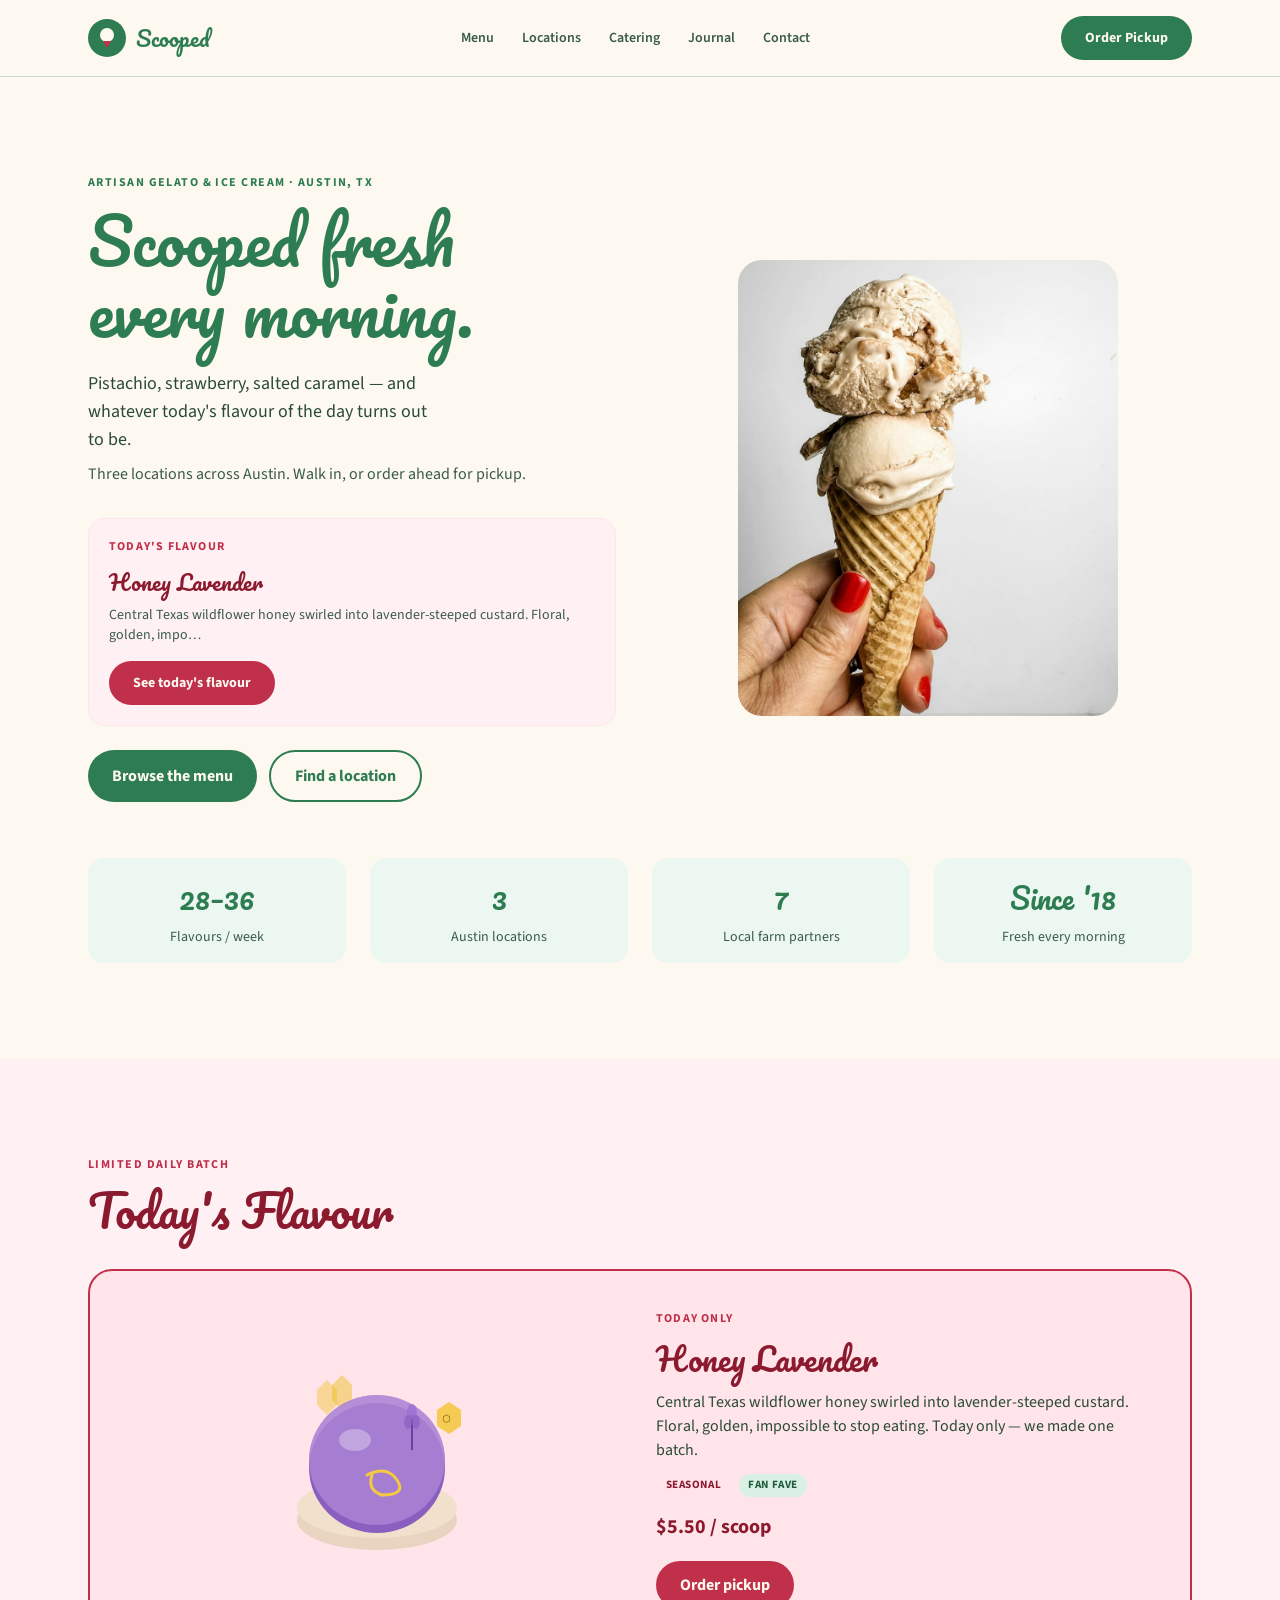
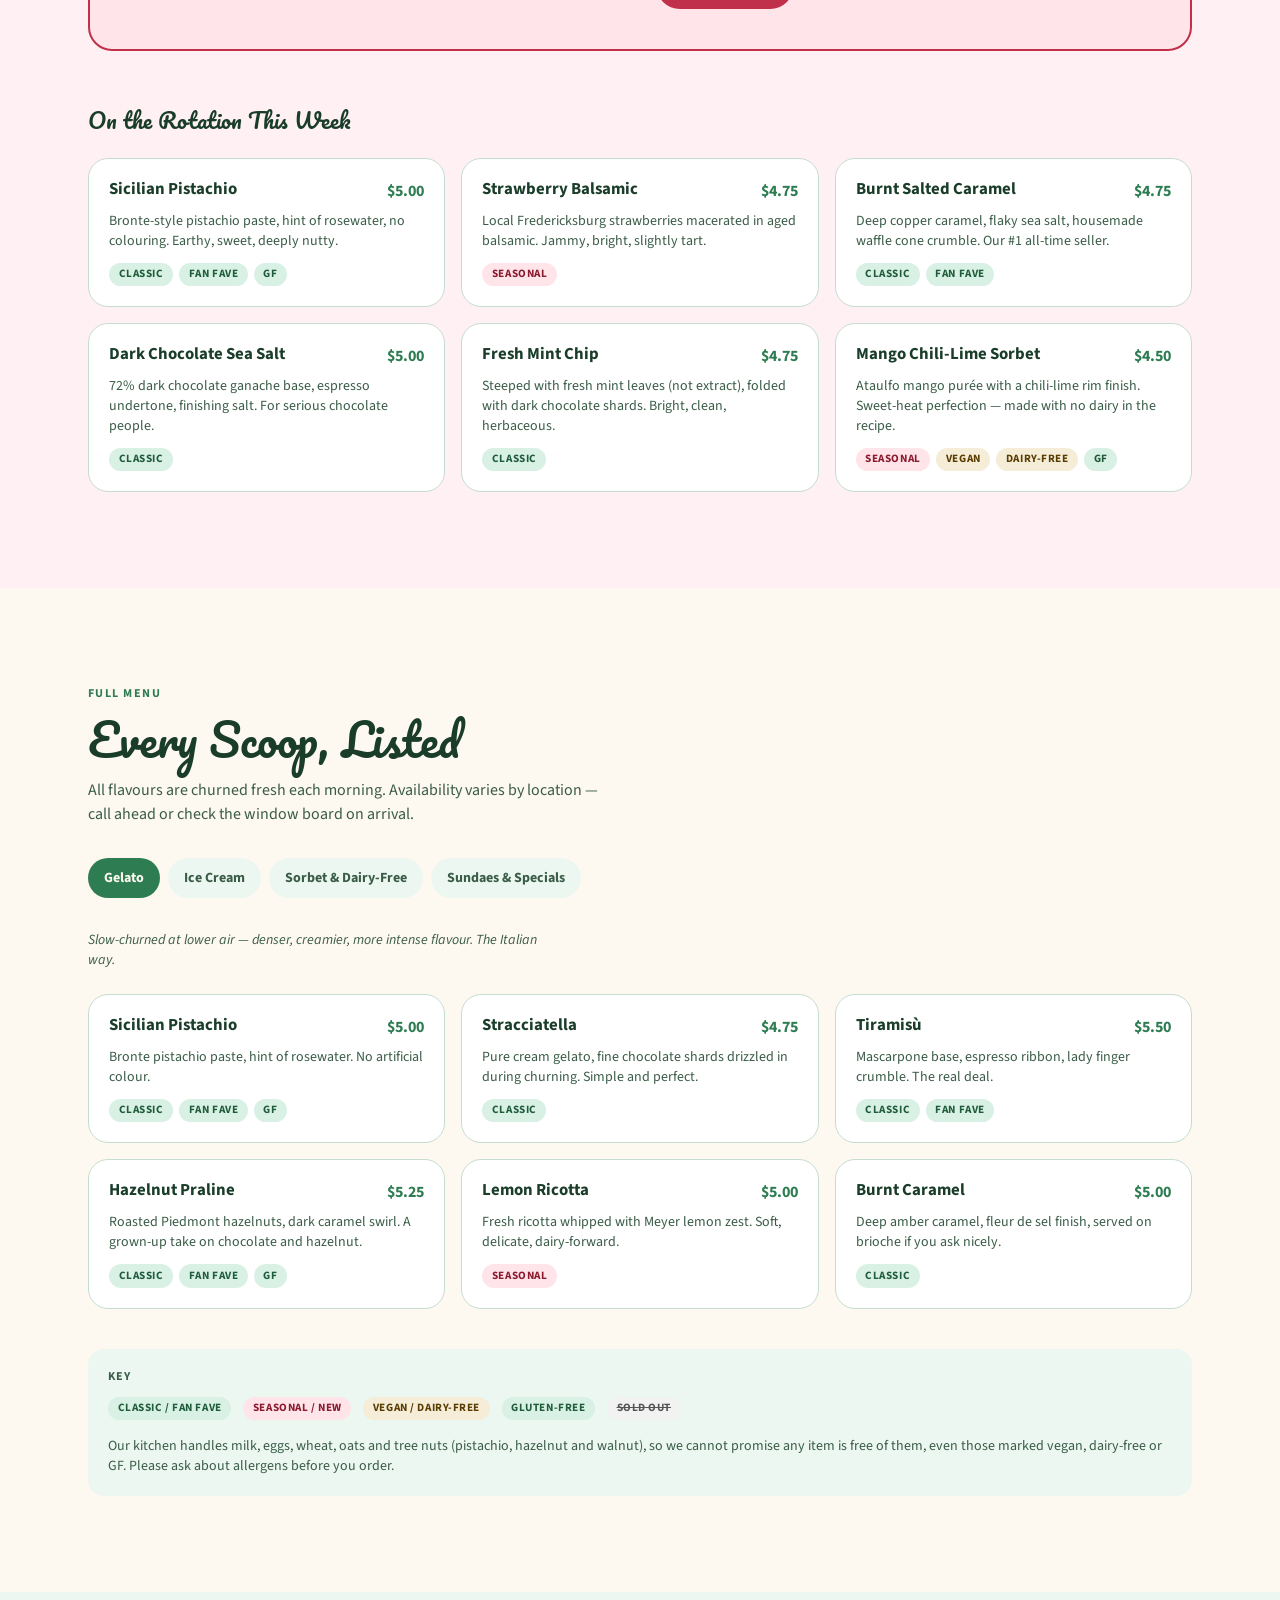
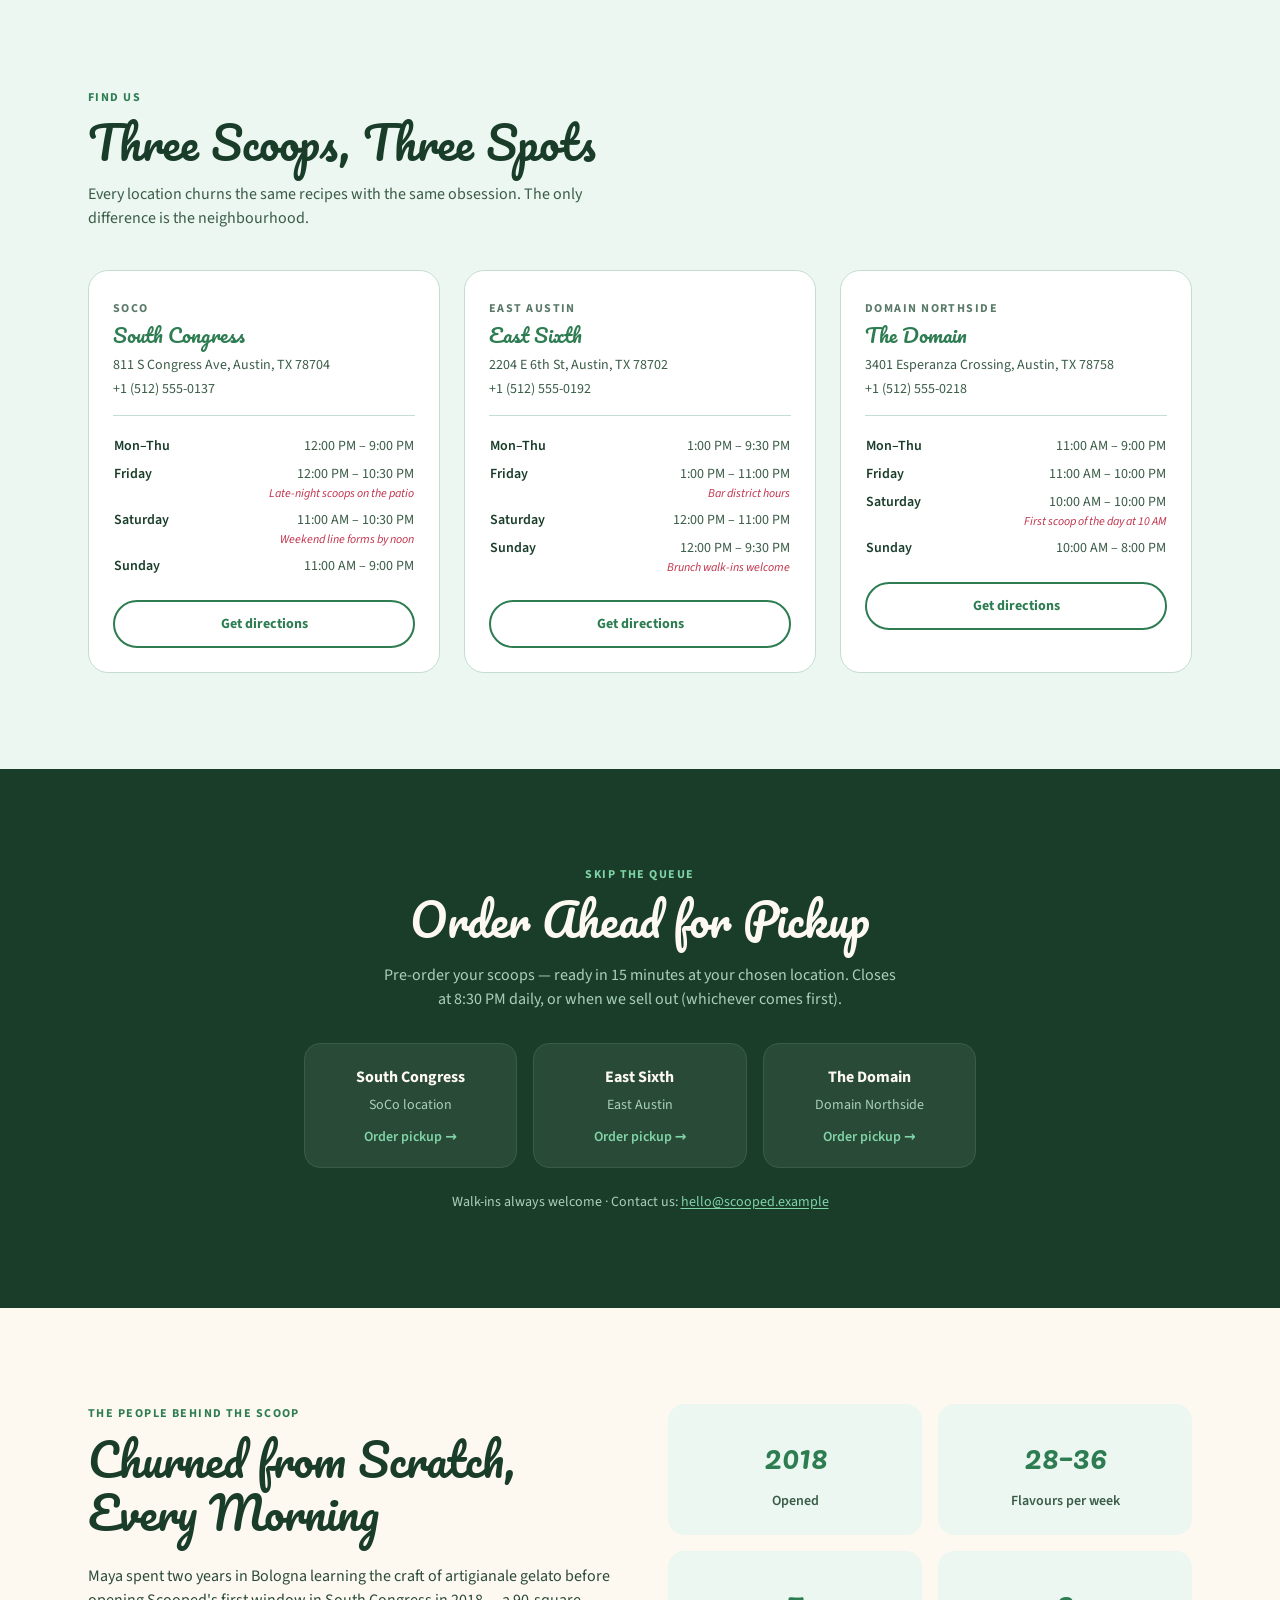
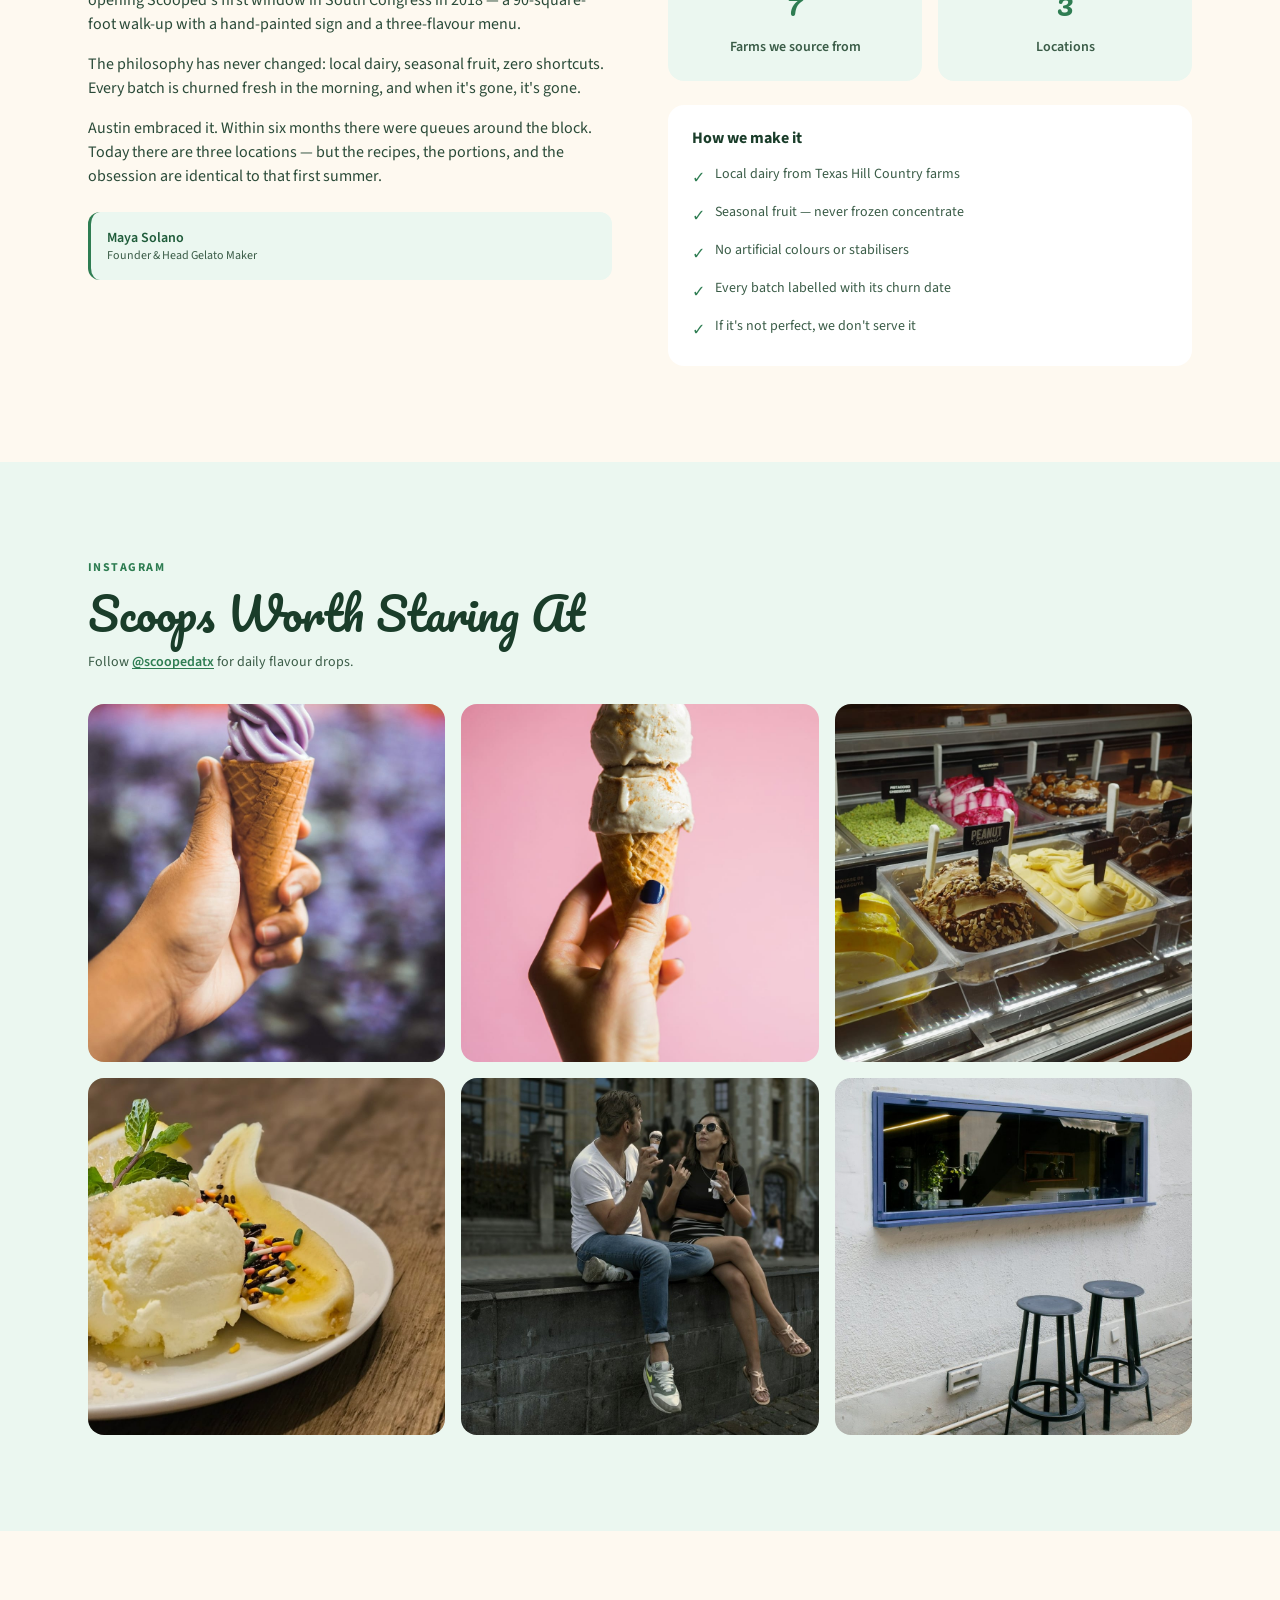
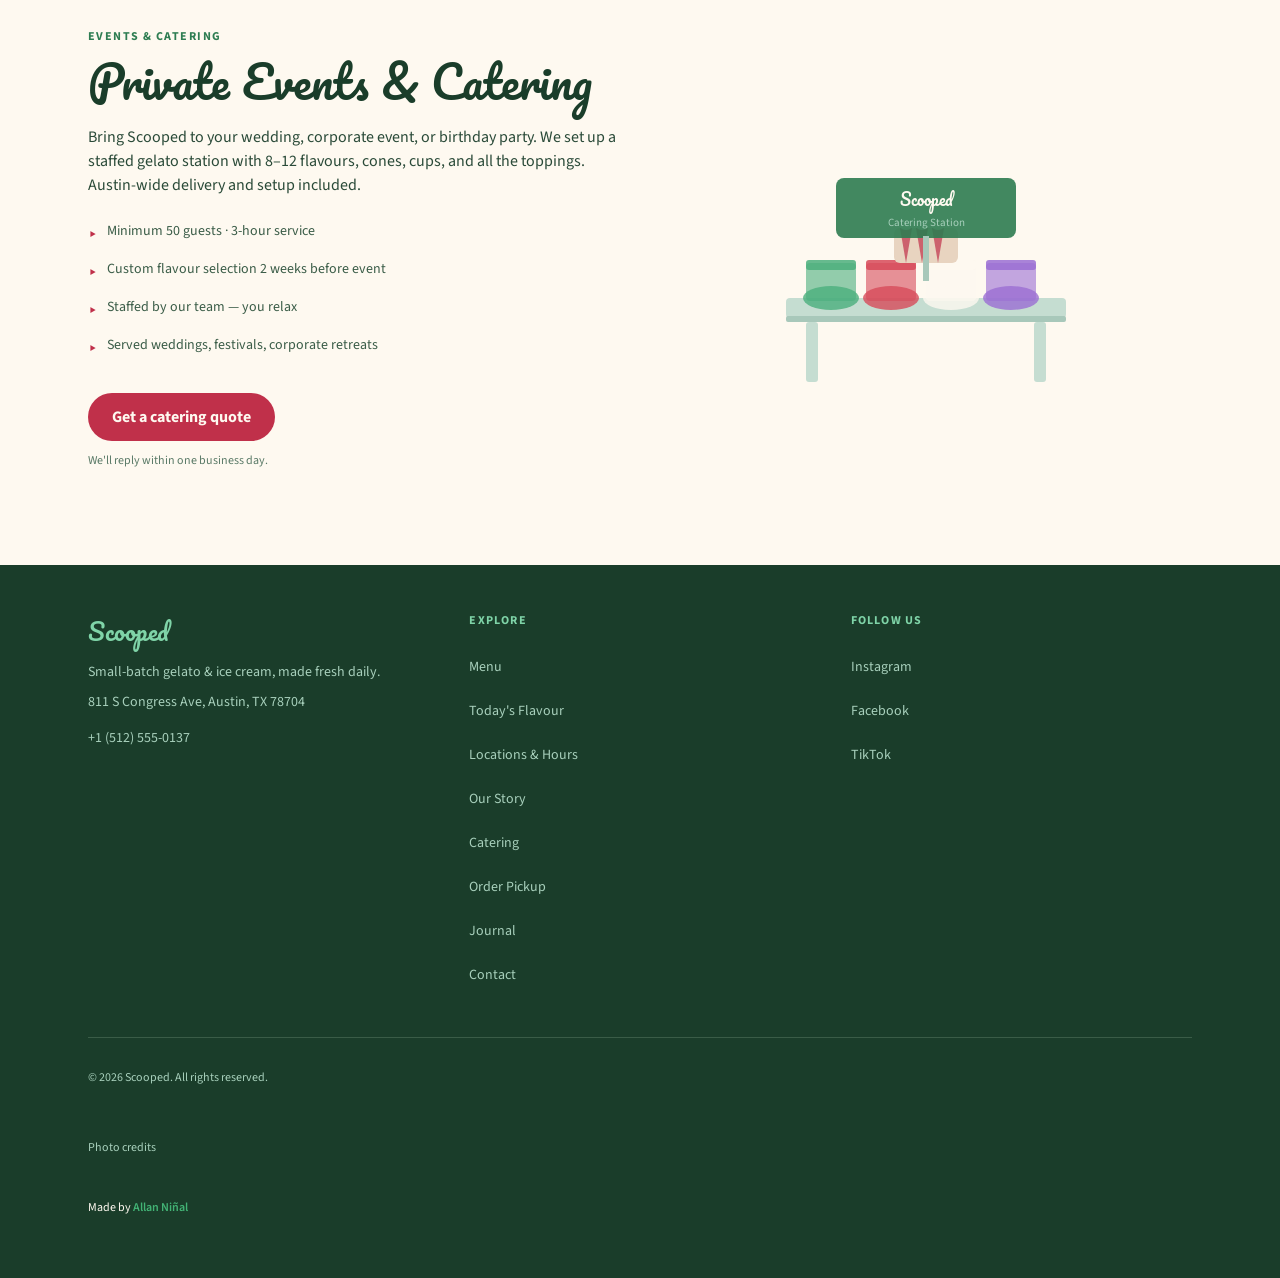
<file: index.html>
<!DOCTYPE html><html lang="en" class="scroll-smooth"> <head><meta charset="utf-8"><meta name="viewport" content="width=device-width, initial-scale=1, viewport-fit=cover"><meta name="theme-color" content="#FEF9F0"><title>Scooped — Artisan Gelato &amp; Ice Cream, Austin TX</title><meta name="description" content="Small-batch gelato and ice cream made fresh daily in Austin, Texas. Seasonal flavours, three locations, and catering for private events."><link rel="canonical" href="https://example.com/"><meta name="robots" content="index, follow"><meta name="author" content="Scooped"><!-- Open Graph --><meta property="og:title" content="Scooped — Artisan Gelato &#38; Ice Cream, Austin TX"><meta property="og:description" content="Small-batch gelato and ice cream made fresh daily in Austin, Texas. Seasonal flavours, three locations, and catering for private events."><meta property="og:url" content="https://example.com/"><meta property="og:type" content="restaurant.cafe"><meta property="og:site_name" content="Scooped"><meta property="og:locale" content="en_US"><meta property="og:image" content="https://example.com/og-image.png"><meta property="og:image:type" content="image/png"><meta property="og:image:width" content="1200"><meta property="og:image:height" content="630"><meta property="og:image:alt" content="Scooped — Artisan Gelato &#38; Ice Cream, Austin TX"><!-- Twitter / X --><meta name="twitter:card" content="summary_large_image"><meta name="twitter:site" content="@example"><meta name="twitter:creator" content="@example"><meta name="twitter:title" content="Scooped — Artisan Gelato &#38; Ice Cream, Austin TX"><meta name="twitter:description" content="Small-batch gelato and ice cream made fresh daily in Austin, Texas. Seasonal flavours, three locations, and catering for private events."><meta name="twitter:image" content="https://example.com/og-image.png"><link rel="icon" href="./favicon.svg" type="image/svg+xml"><link rel="apple-touch-icon" href="./favicon.svg"><script type="application/ld+json">{"@context":"https://schema.org","@type":"IceCreamShop","name":"Scooped","description":"Scooped is an artisan gelato and ice cream shop in Austin, Texas. We churn every flavour in small batches every morning using locally sourced dairy, seasonal fruit, and zero artificial colours. Three scoops, two cones, one obsession.","url":"https://example.com/","telephone":"+1 (512) 555-0137","email":"hello@scooped.example","address":{"@type":"PostalAddress","streetAddress":"811 S Congress Ave","addressLocality":"Austin","addressRegion":"TX","postalCode":"78704","addressCountry":"US"},"servesCuisine":["Gelato","Ice Cream","Sorbet","Desserts"],"priceRange":"$$","hasMap":"https://maps.google.com/?q=811+S+Congress+Ave+Austin+TX","openingHoursSpecification":[{"@type":"OpeningHoursSpecification","dayOfWeek":["Monday","Tuesday","Wednesday","Thursday"],"opens":"12:00","closes":"21:00"},{"@type":"OpeningHoursSpecification","dayOfWeek":["Friday"],"opens":"12:00","closes":"22:30"},{"@type":"OpeningHoursSpecification","dayOfWeek":["Saturday"],"opens":"11:00","closes":"22:30"},{"@type":"OpeningHoursSpecification","dayOfWeek":["Sunday"],"opens":"11:00","closes":"21:00"}],"menu":"https://example.com/#menu","acceptsReservations":false,"image":"https://example.com/og-image.png","foundingDate":"2018","founder":{"@type":"Person","name":"Maya Solano","jobTitle":"Founder & Head Gelato Maker"},"numberOfEmployees":{"@type":"QuantitativeValue","value":18},"sameAs":["https://instagram.com/scoopedatx","https://facebook.com/scoopedatx","https://tiktok.com/@scoopedatx"],"location":[{"@type":"Place","name":"Scooped — South Congress","address":{"@type":"PostalAddress","streetAddress":"811 S Congress Ave","addressLocality":"Austin","addressRegion":"TX","postalCode":"78704","addressCountry":"US"}},{"@type":"Place","name":"Scooped — East Sixth","address":{"@type":"PostalAddress","streetAddress":"2204 E 6th St","addressLocality":"Austin","addressRegion":"TX","postalCode":"78702","addressCountry":"US"}},{"@type":"Place","name":"Scooped — The Domain","address":{"@type":"PostalAddress","streetAddress":"3401 Esperanza Crossing","addressLocality":"Austin","addressRegion":"TX","postalCode":"78758","addressCountry":"US"}}]}</script><script type="application/ld+json">{"@context":"https://schema.org","@type":"Menu","name":"Scooped Menu","description":"Artisan gelato, small-batch ice cream, sorbets, and sundaes. All churned fresh daily.","hasMenuSection":[{"@type":"MenuSection","name":"Gelato","description":"Slow-churned, dense, Italian-style gelato."},{"@type":"MenuSection","name":"Ice Cream","description":"Classic American-style scoops."},{"@type":"MenuSection","name":"Sorbet & Dairy-Free","description":"Plant-based sorbets and dairy-free options."},{"@type":"MenuSection","name":"Sundaes & Specials","description":"Loaded sundaes and signature specials."}]}</script><script type="application/ld+json">{"@context":"https://schema.org","@type":"Person","name":"Scooped","url":"https://example.com/","sameAs":["#","#","#"]}</script><link rel="stylesheet" href="./assets/index.DnXCkEbv.css"><script type="module">const o=document.querySelectorAll('[role="tab"]'),r=document.querySelectorAll('[role="tabpanel"]');function n(c){o.forEach(t=>{const e=t.dataset.tab===c;t.setAttribute("aria-selected",String(e)),t.style.backgroundColor=e?"var(--color-accent)":"var(--color-surface-2)",t.style.color=e?"#FEF9F0":"var(--color-text-muted)"}),r.forEach(t=>{t.hidden=t.dataset.panel!==c})}o.forEach(c=>{c.addEventListener("click",()=>n(c.dataset.tab)),c.addEventListener("keydown",t=>{const e=Array.from(o),l=e.indexOf(c);t.key==="ArrowRight"&&(t.preventDefault(),e[(l+1)%e.length].focus(),e[(l+1)%e.length].click()),t.key==="ArrowLeft"&&(t.preventDefault(),e[(l-1+e.length)%e.length].focus(),e[(l-1+e.length)%e.length].click()),t.key==="Home"&&(t.preventDefault(),e[0].focus(),e[0].click()),t.key==="End"&&(t.preventDefault(),e[e.length-1].focus(),e[e.length-1].click())})});
</script></head> <body class="min-h-screen flex flex-col antialiased"> <a href="#main-content" class="sr-only focus:not-sr-only focus:fixed focus:top-4 focus:left-4 focus:z-[100] btn-primary">
Skip to main content
</a> <header style="background-color: var(--color-bg); border-bottom: 1px solid var(--color-border);" class="sticky top-0 z-50" data-astro-cid-ctg3m53h> <div class="container-x py-4 flex items-center justify-between gap-4" data-astro-cid-ctg3m53h> <!-- Logo / wordmark --> <a href="./index.html" class="flex items-center gap-2.5 text-decoration-none" aria-label="Scooped — home" data-astro-cid-ctg3m53h> <!-- Scoop icon (SVG inline) --> <span aria-hidden="true" style="display:flex;align-items:center;justify-content:center;width:38px;height:38px;border-radius:50%;background-color:var(--color-accent);" data-astro-cid-ctg3m53h> <svg width="22" height="22" viewBox="0 0 22 22" fill="none" aria-hidden="true" focusable="false" data-astro-cid-ctg3m53h> <!-- scoop circle --> <circle cx="11" cy="8" r="7" fill="#FEF9F0" data-astro-cid-ctg3m53h></circle> <!-- cone --> <path d="M7 14 L11 21 L15 14 Z" fill="#C0304A" data-astro-cid-ctg3m53h></path> </svg> </span> <span style="font-family:'Pacifico',cursive;font-size:1.35rem;font-weight:400;color:var(--color-accent);" data-astro-cid-ctg3m53h>Scooped</span> </a> <!-- Desktop nav --> <nav aria-label="Main navigation" class="hidden lg:flex items-center gap-1" data-astro-cid-ctg3m53h> <a href="./menu/index.html" class="px-3 text-sm font-semibold hover:opacity-70 transition-opacity" style="color:var(--color-text-muted); min-height:44px; display:inline-flex; align-items:center;" data-astro-cid-ctg3m53h>Menu</a><a href="./index.html#locations" class="px-3 text-sm font-semibold hover:opacity-70 transition-opacity" style="color:var(--color-text-muted); min-height:44px; display:inline-flex; align-items:center;" data-astro-cid-ctg3m53h>Locations</a><a href="./index.html#catering" class="px-3 text-sm font-semibold hover:opacity-70 transition-opacity" style="color:var(--color-text-muted); min-height:44px; display:inline-flex; align-items:center;" data-astro-cid-ctg3m53h>Catering</a><a href="./journal/index.html" class="px-3 text-sm font-semibold hover:opacity-70 transition-opacity" style="color:var(--color-text-muted); min-height:44px; display:inline-flex; align-items:center;" data-astro-cid-ctg3m53h>Journal</a><a href="./contact/index.html" class="px-3 text-sm font-semibold hover:opacity-70 transition-opacity" style="color:var(--color-text-muted); min-height:44px; display:inline-flex; align-items:center;" data-astro-cid-ctg3m53h>Contact</a> </nav> <!-- Order CTA (desktop) --> <a href="./index.html#order" class="btn-primary hidden lg:inline-flex text-sm" data-astro-cid-ctg3m53h>Order Pickup</a> <!-- Phone: menu and order button (no JavaScript) --> <div class="lg:hidden flex items-center gap-2" data-astro-cid-ctg3m53h> <details class="mobile-menu" data-astro-cid-ctg3m53h> <summary aria-label="Menu" data-astro-cid-ctg3m53h>Menu</summary> <nav aria-label="Mobile navigation" data-astro-cid-ctg3m53h> <a href="./menu/index.html" data-astro-cid-ctg3m53h>Menu</a><a href="./index.html#locations" data-astro-cid-ctg3m53h>Locations</a><a href="./index.html#catering" data-astro-cid-ctg3m53h>Catering</a><a href="./journal/index.html" data-astro-cid-ctg3m53h>Journal</a><a href="./contact/index.html" data-astro-cid-ctg3m53h>Contact</a> </nav> </details> <a href="./index.html#order" class="btn-primary text-sm whitespace-nowrap" style="min-height: 44px;" data-astro-cid-ctg3m53h>Order</a> </div> </div> </header>  <main id="main-content" class="flex-1">  <section id="hero" style="background-color: var(--color-bg);" aria-label="Hero — welcome to Scooped"> <div class="container-x section-py"> <div class="grid gap-12 lg:grid-cols-2 lg:items-center"> <!-- Text --> <div> <p class="label-eyebrow mb-3">Artisan Gelato &amp; Ice Cream &middot; Austin, TX</p> <h1 id="hero-heading" style="font-size:clamp(2.5rem,5vw,4.5rem);line-height:1.1;color:var(--color-accent);">
Scooped fresh<br>every morning.
</h1> <p class="mt-6 text-lg" style="color:var(--color-text-body);max-width:38ch;"> Pistachio, strawberry, salted caramel — and whatever today&#39;s flavour of the day turns out to be. </p> <p class="mt-2 text-base" style="color:var(--color-text-muted);">
Three locations across Austin. Walk in, or order ahead for pickup.
</p> <!-- Today's flavour teaser --> <div class="mt-8 p-5 rounded-2xl" style="background-color:var(--color-secondary-bg);border:1.5px solid var(--color-secondary-pale);"> <p class="text-xs font-bold uppercase tracking-widest mb-2" style="color:var(--color-secondary);">Today's Flavour</p> <p style="font-family:'Pacifico',cursive;font-size:1.4rem;color:var(--color-secondary-dark);">Honey Lavender</p> <p class="mt-1 text-sm" style="color:var(--color-text-muted);">Central Texas wildflower honey swirled into lavender-steeped custard. Floral, golden, impo…</p> <a href="#flavour-of-the-day" class="btn-secondary mt-4 text-sm inline-flex">See today's flavour</a> </div> <div class="mt-6 flex flex-wrap gap-3"> <a href="#menu" class="btn-primary">Browse the menu</a> <a href="#locations" class="btn-ghost">Find a location</a> </div> </div> <!-- Hero photo --> <div class="flex justify-center"> <img src="./images/hero.jpg" alt="A waffle cone with scoops of small-batch gelato" width="380" height="456" fetchpriority="high" decoding="async" class="rounded-3xl" style="width:100%; max-width:380px; aspect-ratio:5/6; object-fit:cover;"> </div> </div> <!-- Stat band --> <div class="mt-14 grid grid-cols-2 md:grid-cols-4 gap-6"> <div class="text-center p-4 rounded-2xl" style="background-color:var(--color-surface-2);"> <p style="font-family:'Pacifico',cursive;font-size:1.8rem;color:var(--color-accent);">28–36</p> <p class="mt-1 text-sm" style="color:var(--color-text-muted);">Flavours / week</p> </div><div class="text-center p-4 rounded-2xl" style="background-color:var(--color-surface-2);"> <p style="font-family:'Pacifico',cursive;font-size:1.8rem;color:var(--color-accent);">3</p> <p class="mt-1 text-sm" style="color:var(--color-text-muted);">Austin locations</p> </div><div class="text-center p-4 rounded-2xl" style="background-color:var(--color-surface-2);"> <p style="font-family:'Pacifico',cursive;font-size:1.8rem;color:var(--color-accent);">7</p> <p class="mt-1 text-sm" style="color:var(--color-text-muted);">Local farm partners</p> </div><div class="text-center p-4 rounded-2xl" style="background-color:var(--color-surface-2);"> <p style="font-family:'Pacifico',cursive;font-size:1.8rem;color:var(--color-accent);">Since &#39;18</p> <p class="mt-1 text-sm" style="color:var(--color-text-muted);">Fresh every morning</p> </div> </div> </div> </section> <section id="flavour-of-the-day" class="section-py" style="background-color:var(--color-secondary-bg);" aria-label="Flavour of the day"> <div class="container-x"> <p class="label-eyebrow" style="color:var(--color-secondary);">Limited Daily Batch</p> <h2 id="fotd-heading" class="mt-2" style="font-size:clamp(1.8rem,3.5vw,3rem);color:var(--color-secondary-dark);">
Today's Flavour
</h2> <!-- Feature card --> <div class="mt-8 grid md:grid-cols-2 gap-8 items-center p-8 md:p-10 rounded-3xl" style="background-color:var(--color-secondary-pale);border:2px solid var(--color-secondary);"> <!-- SVG scoop illustration --> <div class="flex justify-center" aria-hidden="true"> <svg width="280" height="200" viewBox="0 0 280 200" fill="none" role="img" aria-label="A single scoop of honey lavender gelato with honeycomb garnish"> <!-- Honeycomb bits --> <polygon points="80,30 90,20 100,30 100,45 90,55 80,45" fill="#F5C842" opacity="0.5"></polygon> <polygon points="95,25 105,15 115,25 115,40 105,50 95,40" fill="#E6B800" opacity="0.4"></polygon> <!-- Bowl --> <ellipse cx="140" cy="160" rx="80" ry="30" fill="#E8D4C0"></ellipse> <ellipse cx="140" cy="148" rx="80" ry="30" fill="#F0E0CC"></ellipse> <!-- Scoop --> <ellipse cx="140" cy="108" rx="68" ry="65" fill="#8B5FBF"></ellipse> <ellipse cx="140" cy="100" rx="68" ry="65" fill="#9B6FD4" opacity="0.8"></ellipse> <!-- Lavender tint overlay --> <ellipse cx="140" cy="100" rx="68" ry="65" fill="#BDA0D8" opacity="0.35"></ellipse> <!-- Highlights --> <ellipse cx="118" cy="80" rx="16" ry="11" fill="white" opacity="0.3"></ellipse> <!-- Honey swirl --> <path d="M130 115 Q150 105 160 120 Q170 135 145 135" stroke="#F5C842" stroke-width="3" fill="none" stroke-linecap="round"></path> <path d="M145 135 Q130 130 135 115" stroke="#F5C842" stroke-width="3" fill="none" stroke-linecap="round"></path> <!-- Lavender sprig --> <line x1="175" y1="55" x2="175" y2="90" stroke="#6A3FA0" stroke-width="2"></line> <ellipse cx="175" cy="52" rx="5" ry="8" fill="#9B6FD4" opacity="0.8"></ellipse> <ellipse cx="171" cy="62" rx="4" ry="7" fill="#8B5FBF" opacity="0.7"></ellipse> <ellipse cx="179" cy="62" rx="4" ry="7" fill="#8B5FBF" opacity="0.7"></ellipse> <!-- Honeycomb garnish --> <polygon points="200,50 212,42 224,50 224,66 212,74 200,66" fill="#F5C842" opacity="0.9"></polygon> <text x="205" y="62" font-size="10" fill="#7A5F00">⬡</text> </svg> </div> <!-- Copy --> <div> <p class="text-xs font-bold uppercase tracking-widest mb-3" style="color:var(--color-secondary);">Today Only</p> <h3 style="font-family:'Pacifico',cursive;font-size:2rem;color:var(--color-secondary-dark);">Honey Lavender</h3> <p class="mt-3 text-base" style="color:var(--color-text-body);">Central Texas wildflower honey swirled into lavender-steeped custard. Floral, golden, impossible to stop eating. Today only — we made one batch.</p> <div class="mt-3 flex flex-wrap gap-2"> <span class="tag tag-strawberry">Seasonal</span><span class="tag tag-pistachio">Fan fave</span> </div> <p class="mt-4 text-xl font-bold" style="color:var(--color-secondary-dark);">$5.50 / scoop</p> <a href="#order" class="btn-secondary mt-5 inline-flex">Order pickup</a> </div> </div> <!-- Rotating scoops grid --> <h3 class="mt-14 mb-6" style="font-size:1.4rem;color:var(--color-text);">On the Rotation This Week</h3> <div class="grid sm:grid-cols-2 lg:grid-cols-3 gap-4"> <article class="card p-5" style="background-color:var(--color-surface);"> <div class="flex items-start justify-between gap-2"> <h4 class="font-bold" style="font-family:'Source Sans 3',sans-serif;font-size:1.05rem;color:var(--color-text);">Sicilian Pistachio</h4> <span class="text-base font-bold shrink-0" style="color:var(--color-accent);">$5.00</span> </div> <p class="mt-2 text-sm" style="color:var(--color-text-muted);">Bronte-style pistachio paste, hint of rosewater, no colouring. Earthy, sweet, deeply nutty.</p> <div class="mt-3 flex flex-wrap gap-1.5"> <span class="tag tag-pistachio">Classic</span><span class="tag tag-pistachio">Fan fave</span><span class="tag tag-mint">GF</span> </div> </article><article class="card p-5" style="background-color:var(--color-surface);"> <div class="flex items-start justify-between gap-2"> <h4 class="font-bold" style="font-family:'Source Sans 3',sans-serif;font-size:1.05rem;color:var(--color-text);">Strawberry Balsamic</h4> <span class="text-base font-bold shrink-0" style="color:var(--color-accent);">$4.75</span> </div> <p class="mt-2 text-sm" style="color:var(--color-text-muted);">Local Fredericksburg strawberries macerated in aged balsamic. Jammy, bright, slightly tart.</p> <div class="mt-3 flex flex-wrap gap-1.5"> <span class="tag tag-strawberry">Seasonal</span> </div> </article><article class="card p-5" style="background-color:var(--color-surface);"> <div class="flex items-start justify-between gap-2"> <h4 class="font-bold" style="font-family:'Source Sans 3',sans-serif;font-size:1.05rem;color:var(--color-text);">Burnt Salted Caramel</h4> <span class="text-base font-bold shrink-0" style="color:var(--color-accent);">$4.75</span> </div> <p class="mt-2 text-sm" style="color:var(--color-text-muted);">Deep copper caramel, flaky sea salt, housemade waffle cone crumble. Our #1 all-time seller.</p> <div class="mt-3 flex flex-wrap gap-1.5"> <span class="tag tag-pistachio">Classic</span><span class="tag tag-pistachio">Fan fave</span> </div> </article><article class="card p-5" style="background-color:var(--color-surface);"> <div class="flex items-start justify-between gap-2"> <h4 class="font-bold" style="font-family:'Source Sans 3',sans-serif;font-size:1.05rem;color:var(--color-text);">Dark Chocolate Sea Salt</h4> <span class="text-base font-bold shrink-0" style="color:var(--color-accent);">$5.00</span> </div> <p class="mt-2 text-sm" style="color:var(--color-text-muted);">72% dark chocolate ganache base, espresso undertone, finishing salt. For serious chocolate people.</p> <div class="mt-3 flex flex-wrap gap-1.5"> <span class="tag tag-pistachio">Classic</span> </div> </article><article class="card p-5" style="background-color:var(--color-surface);"> <div class="flex items-start justify-between gap-2"> <h4 class="font-bold" style="font-family:'Source Sans 3',sans-serif;font-size:1.05rem;color:var(--color-text);">Fresh Mint Chip</h4> <span class="text-base font-bold shrink-0" style="color:var(--color-accent);">$4.75</span> </div> <p class="mt-2 text-sm" style="color:var(--color-text-muted);">Steeped with fresh mint leaves (not extract), folded with dark chocolate shards. Bright, clean, herbaceous.</p> <div class="mt-3 flex flex-wrap gap-1.5"> <span class="tag tag-pistachio">Classic</span> </div> </article><article class="card p-5" style="background-color:var(--color-surface);"> <div class="flex items-start justify-between gap-2"> <h4 class="font-bold" style="font-family:'Source Sans 3',sans-serif;font-size:1.05rem;color:var(--color-text);">Mango Chili-Lime Sorbet</h4> <span class="text-base font-bold shrink-0" style="color:var(--color-accent);">$4.50</span> </div> <p class="mt-2 text-sm" style="color:var(--color-text-muted);">Ataulfo mango purée with a chili-lime rim finish. Sweet-heat perfection — made with no dairy in the recipe.</p> <div class="mt-3 flex flex-wrap gap-1.5"> <span class="tag tag-strawberry">Seasonal</span><span class="tag tag-vanilla">Vegan</span><span class="tag tag-vanilla">Dairy-free</span><span class="tag tag-mint">GF</span> </div> </article> </div> </div> </section> <section id="menu" class="section-py" style="background-color:var(--color-bg);" aria-label="Our menu"> <div class="container-x"> <p class="label-eyebrow">Full Menu</p> <h2 id="menu-heading" class="mt-2" style="font-size:clamp(1.8rem,3.5vw,3rem);">Every Scoop, Listed</h2> <p class="mt-3 text-base max-w-prose" style="color:var(--color-text-muted);">
All flavours are churned fresh each morning. Availability varies by location — call ahead or check the window board on arrival.
</p> <!-- Tab bar --> <div class="mt-8" role="tablist" aria-label="Menu categories"> <button role="tab" id="tab-gelato" aria-selected="true" aria-controls="panel-gelato" data-tab="gelato" class="menu-tab px-4 py-2.5 mr-2 mb-2 rounded-full text-sm font-bold transition-colors" style="background-color:var(--color-accent);color:#FEF9F0;"> Gelato </button><button role="tab" id="tab-ice-cream" aria-selected="false" aria-controls="panel-ice-cream" data-tab="ice-cream" class="menu-tab px-4 py-2.5 mr-2 mb-2 rounded-full text-sm font-bold transition-colors" style="background-color:var(--color-surface-2);color:var(--color-text-muted);"> Ice Cream </button><button role="tab" id="tab-sorbet" aria-selected="false" aria-controls="panel-sorbet" data-tab="sorbet" class="menu-tab px-4 py-2.5 mr-2 mb-2 rounded-full text-sm font-bold transition-colors" style="background-color:var(--color-surface-2);color:var(--color-text-muted);"> Sorbet &amp; Dairy-Free </button><button role="tab" id="tab-sundaes" aria-selected="false" aria-controls="panel-sundaes" data-tab="sundaes" class="menu-tab px-4 py-2.5 mr-2 mb-2 rounded-full text-sm font-bold transition-colors" style="background-color:var(--color-surface-2);color:var(--color-text-muted);"> Sundaes &amp; Specials </button> </div> <!-- Panels --> <div role="tabpanel" id="panel-gelato" aria-labelledby="tab-gelato" data-panel="gelato" class="mt-6"> <p class="text-sm mb-6 max-w-prose" style="color:var(--color-text-muted);font-style:italic;">Slow-churned at lower air — denser, creamier, more intense flavour. The Italian way.</p> <div class="grid sm:grid-cols-2 lg:grid-cols-3 gap-4"> <article class="card p-5"> <div class="flex items-start justify-between gap-2"> <h3 class="font-bold" style="font-family:'Source Sans 3',sans-serif;font-size:1.05rem;color:var(--color-text);"> Sicilian Pistachio </h3> <span class="text-base font-bold shrink-0" style="color:var(--color-accent);">$5.00</span> </div> <p class="mt-2 text-sm" style="color:var(--color-text-muted);">Bronte pistachio paste, hint of rosewater. No artificial colour.</p>  <div class="mt-3 flex flex-wrap gap-1.5"> <span class="tag tag-pistachio">Classic</span><span class="tag tag-pistachio">Fan fave</span><span class="tag tag-mint">GF</span> </div> </article><article class="card p-5"> <div class="flex items-start justify-between gap-2"> <h3 class="font-bold" style="font-family:'Source Sans 3',sans-serif;font-size:1.05rem;color:var(--color-text);"> Stracciatella </h3> <span class="text-base font-bold shrink-0" style="color:var(--color-accent);">$4.75</span> </div> <p class="mt-2 text-sm" style="color:var(--color-text-muted);">Pure cream gelato, fine chocolate shards drizzled in during churning. Simple and perfect.</p>  <div class="mt-3 flex flex-wrap gap-1.5"> <span class="tag tag-pistachio">Classic</span> </div> </article><article class="card p-5"> <div class="flex items-start justify-between gap-2"> <h3 class="font-bold" style="font-family:'Source Sans 3',sans-serif;font-size:1.05rem;color:var(--color-text);"> Tiramisù </h3> <span class="text-base font-bold shrink-0" style="color:var(--color-accent);">$5.50</span> </div> <p class="mt-2 text-sm" style="color:var(--color-text-muted);">Mascarpone base, espresso ribbon, lady finger crumble. The real deal.</p>  <div class="mt-3 flex flex-wrap gap-1.5"> <span class="tag tag-pistachio">Classic</span><span class="tag tag-pistachio">Fan fave</span> </div> </article><article class="card p-5"> <div class="flex items-start justify-between gap-2"> <h3 class="font-bold" style="font-family:'Source Sans 3',sans-serif;font-size:1.05rem;color:var(--color-text);"> Hazelnut Praline </h3> <span class="text-base font-bold shrink-0" style="color:var(--color-accent);">$5.25</span> </div> <p class="mt-2 text-sm" style="color:var(--color-text-muted);">Roasted Piedmont hazelnuts, dark caramel swirl. A grown-up take on chocolate and hazelnut.</p>  <div class="mt-3 flex flex-wrap gap-1.5"> <span class="tag tag-pistachio">Classic</span><span class="tag tag-pistachio">Fan fave</span><span class="tag tag-mint">GF</span> </div> </article><article class="card p-5"> <div class="flex items-start justify-between gap-2"> <h3 class="font-bold" style="font-family:'Source Sans 3',sans-serif;font-size:1.05rem;color:var(--color-text);"> Lemon Ricotta </h3> <span class="text-base font-bold shrink-0" style="color:var(--color-accent);">$5.00</span> </div> <p class="mt-2 text-sm" style="color:var(--color-text-muted);">Fresh ricotta whipped with Meyer lemon zest. Soft, delicate, dairy-forward.</p>  <div class="mt-3 flex flex-wrap gap-1.5"> <span class="tag tag-strawberry">Seasonal</span> </div> </article><article class="card p-5"> <div class="flex items-start justify-between gap-2"> <h3 class="font-bold" style="font-family:'Source Sans 3',sans-serif;font-size:1.05rem;color:var(--color-text);"> Burnt Caramel </h3> <span class="text-base font-bold shrink-0" style="color:var(--color-accent);">$5.00</span> </div> <p class="mt-2 text-sm" style="color:var(--color-text-muted);">Deep amber caramel, fleur de sel finish, served on brioche if you ask nicely.</p>  <div class="mt-3 flex flex-wrap gap-1.5"> <span class="tag tag-pistachio">Classic</span> </div> </article> </div> </div><div role="tabpanel" id="panel-ice-cream" aria-labelledby="tab-ice-cream" data-panel="ice-cream" hidden class="mt-6"> <p class="text-sm mb-6 max-w-prose" style="color:var(--color-text-muted);font-style:italic;">Churned with extra cream for that classic American scoop — nostalgic, generous, unapologetic.</p> <div class="grid sm:grid-cols-2 lg:grid-cols-3 gap-4"> <article class="card p-5"> <div class="flex items-start justify-between gap-2"> <h3 class="font-bold" style="font-family:'Source Sans 3',sans-serif;font-size:1.05rem;color:var(--color-text);"> Burnt Salted Caramel </h3> <span class="text-base font-bold shrink-0" style="color:var(--color-accent);">$4.75</span> </div> <p class="mt-2 text-sm" style="color:var(--color-text-muted);">Copper caramel, flaky sea salt, waffle cone crumble. Our #1 all-time.</p>  <div class="mt-3 flex flex-wrap gap-1.5"> <span class="tag tag-pistachio">Classic</span><span class="tag tag-pistachio">Fan fave</span> </div> </article><article class="card p-5"> <div class="flex items-start justify-between gap-2"> <h3 class="font-bold" style="font-family:'Source Sans 3',sans-serif;font-size:1.05rem;color:var(--color-text);"> Dark Chocolate Sea Salt </h3> <span class="text-base font-bold shrink-0" style="color:var(--color-accent);">$5.00</span> </div> <p class="mt-2 text-sm" style="color:var(--color-text-muted);">72% dark chocolate, espresso undertone, flaky sea-salt finish. Richly bittersweet.</p>  <div class="mt-3 flex flex-wrap gap-1.5"> <span class="tag tag-pistachio">Classic</span> </div> </article><article class="card p-5"> <div class="flex items-start justify-between gap-2"> <h3 class="font-bold" style="font-family:'Source Sans 3',sans-serif;font-size:1.05rem;color:var(--color-text);"> Fresh Mint Chip </h3> <span class="text-base font-bold shrink-0" style="color:var(--color-accent);">$4.75</span> </div> <p class="mt-2 text-sm" style="color:var(--color-text-muted);">Steeped mint leaf base, dark chocolate shards. Herbaceous and bright.</p>  <div class="mt-3 flex flex-wrap gap-1.5"> <span class="tag tag-pistachio">Classic</span> </div> </article><article class="card p-5"> <div class="flex items-start justify-between gap-2"> <h3 class="font-bold" style="font-family:'Source Sans 3',sans-serif;font-size:1.05rem;color:var(--color-text);"> Strawberry Balsamic </h3> <span class="text-base font-bold shrink-0" style="color:var(--color-accent);">$4.75</span> </div> <p class="mt-2 text-sm" style="color:var(--color-text-muted);">Fredericksburg strawberries, aged balsamic, vanilla. Best-in-season.</p>  <div class="mt-3 flex flex-wrap gap-1.5"> <span class="tag tag-strawberry">Seasonal</span> </div> </article><article class="card p-5"> <div class="flex items-start justify-between gap-2"> <h3 class="font-bold" style="font-family:'Source Sans 3',sans-serif;font-size:1.05rem;color:var(--color-text);"> Cookies &amp; Cream </h3> <span class="text-base font-bold shrink-0" style="color:var(--color-accent);">$4.75</span> </div> <p class="mt-2 text-sm" style="color:var(--color-text-muted);">House-baked chocolate cookie crumble folded into pure vanilla cream. No shortcuts.</p>  <div class="mt-3 flex flex-wrap gap-1.5"> <span class="tag tag-pistachio">Fan fave</span> </div> </article><article class="card p-5"> <div class="flex items-start justify-between gap-2"> <h3 class="font-bold" style="font-family:'Source Sans 3',sans-serif;font-size:1.05rem;color:var(--color-text);"> Birthday Cake </h3> <span class="text-base font-bold shrink-0" style="color:var(--color-accent);">$4.75</span> </div> <p class="mt-2 text-sm" style="color:var(--color-text-muted);">White cake batter base, rainbow sprinkles swirled in. Every day is someone&#39;s birthday.</p>  <div class="mt-3 flex flex-wrap gap-1.5"> <span class="tag tag-pistachio">Fan fave</span> </div> </article> </div> </div><div role="tabpanel" id="panel-sorbet" aria-labelledby="tab-sorbet" data-panel="sorbet" hidden class="mt-6"> <p class="text-sm mb-6 max-w-prose" style="color:var(--color-text-muted);font-style:italic;">Plant-based recipes, and just as satisfying. All made with real fruit, no fillers.</p> <div class="grid sm:grid-cols-2 lg:grid-cols-3 gap-4"> <article class="card p-5"> <div class="flex items-start justify-between gap-2"> <h3 class="font-bold" style="font-family:'Source Sans 3',sans-serif;font-size:1.05rem;color:var(--color-text);"> Mango Chili-Lime </h3> <span class="text-base font-bold shrink-0" style="color:var(--color-accent);">$4.50</span> </div> <p class="mt-2 text-sm" style="color:var(--color-text-muted);">Ataulfo mango purée, chili-lime rim finish. Sweet-heat that lingers.</p>  <div class="mt-3 flex flex-wrap gap-1.5"> <span class="tag tag-strawberry">Seasonal</span><span class="tag tag-vanilla">Vegan</span><span class="tag tag-vanilla">Dairy-free</span><span class="tag tag-mint">GF</span> </div> </article><article class="card p-5"> <div class="flex items-start justify-between gap-2"> <h3 class="font-bold" style="font-family:'Source Sans 3',sans-serif;font-size:1.05rem;color:var(--color-text);"> Raspberry Lemon </h3> <span class="text-base font-bold shrink-0" style="color:var(--color-accent);">$4.50</span> </div> <p class="mt-2 text-sm" style="color:var(--color-text-muted);">Pressed raspberry, Meyer lemon, cane sugar. Sharp and electric.</p>  <div class="mt-3 flex flex-wrap gap-1.5"> <span class="tag tag-pistachio">Classic</span><span class="tag tag-vanilla">Vegan</span><span class="tag tag-vanilla">Dairy-free</span><span class="tag tag-mint">GF</span> </div> </article><article class="card p-5"> <div class="flex items-start justify-between gap-2"> <h3 class="font-bold" style="font-family:'Source Sans 3',sans-serif;font-size:1.05rem;color:var(--color-text);"> Dark Chocolate (Vegan) </h3> <span class="text-base font-bold shrink-0" style="color:var(--color-accent);">$5.00</span> </div> <p class="mt-2 text-sm" style="color:var(--color-text-muted);">Oat milk base, 72% cacao. Same richness as the dairy version.</p>  <div class="mt-3 flex flex-wrap gap-1.5"> <span class="tag tag-vanilla">Vegan</span><span class="tag tag-vanilla">Dairy-free</span> </div> </article><article class="card p-5"> <div class="flex items-start justify-between gap-2"> <h3 class="font-bold" style="font-family:'Source Sans 3',sans-serif;font-size:1.05rem;color:var(--color-text);"> Passion Fruit </h3> <span class="text-base font-bold shrink-0" style="color:var(--color-accent);">$4.75</span> </div> <p class="mt-2 text-sm" style="color:var(--color-text-muted);">Pure Maracuyá purée, just a touch of lime. Intensely tropical.</p>  <div class="mt-3 flex flex-wrap gap-1.5"> <span class="tag tag-strawberry">Seasonal</span><span class="tag tag-vanilla">Vegan</span><span class="tag tag-vanilla">Dairy-free</span><span class="tag tag-mint">GF</span> </div> </article> </div> </div><div role="tabpanel" id="panel-sundaes" aria-labelledby="tab-sundaes" data-panel="sundaes" hidden class="mt-6"> <p class="text-sm mb-6 max-w-prose" style="color:var(--color-text-muted);font-style:italic;">Go big or go home. Our loaded sundaes use housemade sauces and fresh-baked toppings.</p> <div class="grid sm:grid-cols-2 lg:grid-cols-3 gap-4"> <article class="card p-5"> <div class="flex items-start justify-between gap-2"> <h3 class="font-bold" style="font-family:'Source Sans 3',sans-serif;font-size:1.05rem;color:var(--color-text);"> Classic Sundae </h3> <span class="text-base font-bold shrink-0" style="color:var(--color-accent);">$8.50</span> </div> <p class="mt-2 text-sm" style="color:var(--color-text-muted);">2 scoops of your choice, hot fudge, whipped cream, cherry. The OG.</p>  <div class="mt-3 flex flex-wrap gap-1.5"> <span class="tag tag-pistachio">Fan fave</span> </div> </article><article class="card p-5"> <div class="flex items-start justify-between gap-2"> <h3 class="font-bold" style="font-family:'Source Sans 3',sans-serif;font-size:1.05rem;color:var(--color-text);"> Banana Split </h3> <span class="text-base font-bold shrink-0" style="color:var(--color-accent);">$12.00</span> </div> <p class="mt-2 text-sm" style="color:var(--color-text-muted);">House-split banana, 3 scoops, strawberry / caramel / hot fudge, toasted walnuts.</p>  <div class="mt-3 flex flex-wrap gap-1.5"> <span class="tag tag-pistachio">Fan fave</span> </div> </article><article class="card p-5"> <div class="flex items-start justify-between gap-2"> <h3 class="font-bold" style="font-family:'Source Sans 3',sans-serif;font-size:1.05rem;color:var(--color-text);"> Affogato </h3> <span class="text-base font-bold shrink-0" style="color:var(--color-accent);">$7.50</span> </div> <p class="mt-2 text-sm" style="color:var(--color-text-muted);">A double shot of espresso poured over housemade vanilla gelato. Italian simplicity.</p>  <div class="mt-3 flex flex-wrap gap-1.5"> <span class="tag tag-pistachio">Classic</span><span class="tag tag-mint">GF</span> </div> </article><article class="card p-5"> <div class="flex items-start justify-between gap-2"> <h3 class="font-bold" style="font-family:'Source Sans 3',sans-serif;font-size:1.05rem;color:var(--color-text);"> Ice Cream Float </h3> <span class="text-base font-bold shrink-0" style="color:var(--color-accent);">$7.00</span> </div> <p class="mt-2 text-sm" style="color:var(--color-text-muted);">Your scoop + a local sparkling soda. Choose root beer, grapefruit, or orange.</p>  <div class="mt-3 flex flex-wrap gap-1.5"> <span class="tag tag-pistachio">Fan fave</span> </div> </article> </div> </div> <!-- Legend --> <div class="mt-10 p-5 rounded-2xl" style="background-color:var(--color-surface-2);"> <p class="text-xs font-bold uppercase tracking-widest mb-3" style="color:var(--color-text-muted);">Key</p> <div class="flex flex-wrap gap-3"> <span class="tag tag-pistachio">Classic / Fan fave</span> <span class="tag tag-strawberry">Seasonal / New</span> <span class="tag tag-vanilla">Vegan / Dairy-free</span> <span class="tag tag-mint">Gluten-free</span> <span class="tag tag-sold-out">Sold out</span> </div> <p class="mt-4 text-sm" style="color:var(--color-text-muted);" data-menu-note>Our kitchen handles milk, eggs, wheat, oats and tree nuts (pistachio, hazelnut and walnut), so we cannot promise any item is free of them, even those marked vegan, dairy-free or GF. Please ask about allergens before you order.</p> </div> </div> </section>  <section id="locations" class="section-py" style="background-color:var(--color-surface-2);" aria-label="Our locations"> <div class="container-x"> <p class="label-eyebrow">Find Us</p> <h2 id="locations-heading" class="mt-2" style="font-size:clamp(1.8rem,3.5vw,3rem);">Three Scoops, Three Spots</h2> <p class="mt-3 text-base max-w-prose" style="color:var(--color-text-muted);">
Every location churns the same recipes with the same obsession. The only difference is the neighbourhood.
</p> <div class="mt-10 grid gap-6 md:grid-cols-3"> <article class="card p-6" style="background-color:var(--color-surface);"> <!-- Location header --> <div class="mb-4 pb-4" style="border-bottom:1px solid var(--color-border);"> <span class="label-eyebrow text-xs" style="color:var(--color-text-subtle);">SoCo</span> <h3 class="mt-1 font-bold" style="font-family:'Pacifico',cursive;font-size:1.25rem;font-weight:400;color:var(--color-accent);">South Congress</h3> <address class="mt-2 not-italic text-sm" style="color:var(--color-text-muted);">811 S Congress Ave, Austin, TX 78704</address> <a href="tel:+1(512)555-0137" class="mt-1 block text-sm" style="color:var(--color-text-muted);">+1 (512) 555-0137</a> </div> <!-- Hours — use table for proper semantic structure --> <table class="w-full text-sm" aria-label="Opening hours for South Congress"> <caption class="sr-only">Opening hours for South Congress</caption> <tbody> <tr> <td class="py-1 pr-2 font-semibold align-top" style="color:var(--color-text);min-width:7rem;">Mon–Thu</td> <td class="py-1 text-right align-top" style="color:var(--color-text-muted);"> 12:00 PM – 9:00 PM  </td> </tr><tr> <td class="py-1 pr-2 font-semibold align-top" style="color:var(--color-text);min-width:7rem;">Friday</td> <td class="py-1 text-right align-top" style="color:var(--color-text-muted);"> 12:00 PM – 10:30 PM <span class="block text-xs mt-0.5" style="color:var(--color-secondary);font-style:italic;">Late-night scoops on the patio</span> </td> </tr><tr> <td class="py-1 pr-2 font-semibold align-top" style="color:var(--color-text);min-width:7rem;">Saturday</td> <td class="py-1 text-right align-top" style="color:var(--color-text-muted);"> 11:00 AM – 10:30 PM <span class="block text-xs mt-0.5" style="color:var(--color-secondary);font-style:italic;">Weekend line forms by noon</span> </td> </tr><tr> <td class="py-1 pr-2 font-semibold align-top" style="color:var(--color-text);min-width:7rem;">Sunday</td> <td class="py-1 text-right align-top" style="color:var(--color-text-muted);"> 11:00 AM – 9:00 PM  </td> </tr> </tbody> </table> <!-- CTA --> <a href="https://maps.google.com/?q=811+S+Congress+Ave+Austin+TX" target="_blank" rel="noopener noreferrer" class="mt-5 btn-ghost w-full justify-center text-sm">
Get directions
</a> </article><article class="card p-6" style="background-color:var(--color-surface);"> <!-- Location header --> <div class="mb-4 pb-4" style="border-bottom:1px solid var(--color-border);"> <span class="label-eyebrow text-xs" style="color:var(--color-text-subtle);">East Austin</span> <h3 class="mt-1 font-bold" style="font-family:'Pacifico',cursive;font-size:1.25rem;font-weight:400;color:var(--color-accent);">East Sixth</h3> <address class="mt-2 not-italic text-sm" style="color:var(--color-text-muted);">2204 E 6th St, Austin, TX 78702</address> <a href="tel:+1(512)555-0192" class="mt-1 block text-sm" style="color:var(--color-text-muted);">+1 (512) 555-0192</a> </div> <!-- Hours — use table for proper semantic structure --> <table class="w-full text-sm" aria-label="Opening hours for East Sixth"> <caption class="sr-only">Opening hours for East Sixth</caption> <tbody> <tr> <td class="py-1 pr-2 font-semibold align-top" style="color:var(--color-text);min-width:7rem;">Mon–Thu</td> <td class="py-1 text-right align-top" style="color:var(--color-text-muted);"> 1:00 PM – 9:30 PM  </td> </tr><tr> <td class="py-1 pr-2 font-semibold align-top" style="color:var(--color-text);min-width:7rem;">Friday</td> <td class="py-1 text-right align-top" style="color:var(--color-text-muted);"> 1:00 PM – 11:00 PM <span class="block text-xs mt-0.5" style="color:var(--color-secondary);font-style:italic;">Bar district hours</span> </td> </tr><tr> <td class="py-1 pr-2 font-semibold align-top" style="color:var(--color-text);min-width:7rem;">Saturday</td> <td class="py-1 text-right align-top" style="color:var(--color-text-muted);"> 12:00 PM – 11:00 PM  </td> </tr><tr> <td class="py-1 pr-2 font-semibold align-top" style="color:var(--color-text);min-width:7rem;">Sunday</td> <td class="py-1 text-right align-top" style="color:var(--color-text-muted);"> 12:00 PM – 9:30 PM <span class="block text-xs mt-0.5" style="color:var(--color-secondary);font-style:italic;">Brunch walk-ins welcome</span> </td> </tr> </tbody> </table> <!-- CTA --> <a href="https://maps.google.com/?q=2204+E+6th+St+Austin+TX" target="_blank" rel="noopener noreferrer" class="mt-5 btn-ghost w-full justify-center text-sm">
Get directions
</a> </article><article class="card p-6" style="background-color:var(--color-surface);"> <!-- Location header --> <div class="mb-4 pb-4" style="border-bottom:1px solid var(--color-border);"> <span class="label-eyebrow text-xs" style="color:var(--color-text-subtle);">Domain Northside</span> <h3 class="mt-1 font-bold" style="font-family:'Pacifico',cursive;font-size:1.25rem;font-weight:400;color:var(--color-accent);">The Domain</h3> <address class="mt-2 not-italic text-sm" style="color:var(--color-text-muted);">3401 Esperanza Crossing, Austin, TX 78758</address> <a href="tel:+1(512)555-0218" class="mt-1 block text-sm" style="color:var(--color-text-muted);">+1 (512) 555-0218</a> </div> <!-- Hours — use table for proper semantic structure --> <table class="w-full text-sm" aria-label="Opening hours for The Domain"> <caption class="sr-only">Opening hours for The Domain</caption> <tbody> <tr> <td class="py-1 pr-2 font-semibold align-top" style="color:var(--color-text);min-width:7rem;">Mon–Thu</td> <td class="py-1 text-right align-top" style="color:var(--color-text-muted);"> 11:00 AM – 9:00 PM  </td> </tr><tr> <td class="py-1 pr-2 font-semibold align-top" style="color:var(--color-text);min-width:7rem;">Friday</td> <td class="py-1 text-right align-top" style="color:var(--color-text-muted);"> 11:00 AM – 10:00 PM  </td> </tr><tr> <td class="py-1 pr-2 font-semibold align-top" style="color:var(--color-text);min-width:7rem;">Saturday</td> <td class="py-1 text-right align-top" style="color:var(--color-text-muted);"> 10:00 AM – 10:00 PM <span class="block text-xs mt-0.5" style="color:var(--color-secondary);font-style:italic;">First scoop of the day at 10 AM</span> </td> </tr><tr> <td class="py-1 pr-2 font-semibold align-top" style="color:var(--color-text);min-width:7rem;">Sunday</td> <td class="py-1 text-right align-top" style="color:var(--color-text-muted);"> 10:00 AM – 8:00 PM  </td> </tr> </tbody> </table> <!-- CTA --> <a href="https://maps.google.com/?q=3401+Esperanza+Crossing+Austin+TX" target="_blank" rel="noopener noreferrer" class="mt-5 btn-ghost w-full justify-center text-sm">
Get directions
</a> </article> </div> </div> </section> <section id="order" class="section-py section-dark" aria-label="Order online"> <div class="container-x text-center"> <p class="label-eyebrow">Skip the Queue</p> <h2 id="order-heading" class="mt-2" style="font-size:clamp(1.8rem,3.5vw,3rem);">Order Ahead for Pickup</h2> <p class="mt-4 text-base mx-auto max-w-prose" style="color:var(--color-dark-muted);">
Pre-order your scoops — ready in 15 minutes at your chosen location. Closes at 8:30 PM daily, or when we sell out (whichever comes first).
</p> <div class="mt-8 grid sm:grid-cols-3 gap-4 max-w-2xl mx-auto"> <a href="#order" class="block p-5 rounded-2xl hover:opacity-90 transition-opacity" style="background-color:var(--color-dark-surface);border:1px solid var(--color-dark-border);"> <p class="font-bold" style="color:var(--color-dark-text);">South Congress</p> <p class="text-sm mt-1" style="color:var(--color-dark-muted);">SoCo location</p> <p class="mt-3 text-sm font-semibold" style="color:var(--color-accent-light);">Order pickup &rarr;</p> </a><a href="#order" class="block p-5 rounded-2xl hover:opacity-90 transition-opacity" style="background-color:var(--color-dark-surface);border:1px solid var(--color-dark-border);"> <p class="font-bold" style="color:var(--color-dark-text);">East Sixth</p> <p class="text-sm mt-1" style="color:var(--color-dark-muted);">East Austin</p> <p class="mt-3 text-sm font-semibold" style="color:var(--color-accent-light);">Order pickup &rarr;</p> </a><a href="#order" class="block p-5 rounded-2xl hover:opacity-90 transition-opacity" style="background-color:var(--color-dark-surface);border:1px solid var(--color-dark-border);"> <p class="font-bold" style="color:var(--color-dark-text);">The Domain</p> <p class="text-sm mt-1" style="color:var(--color-dark-muted);">Domain Northside</p> <p class="mt-3 text-sm font-semibold" style="color:var(--color-accent-light);">Order pickup &rarr;</p> </a> </div> <p class="mt-6 text-sm" style="color:var(--color-dark-muted);">
Walk-ins always welcome &middot; Contact us: <a href="mailto:hello@scooped.example" class="underline hover:opacity-80" style="color:var(--color-accent-light);">hello@scooped.example</a> </p> </div> </section> <section id="story" class="section-py" style="background-color:var(--color-bg);" aria-label="Our story"> <div class="container-x"> <div class="grid gap-14 lg:grid-cols-2 lg:items-start"> <!-- Text --> <div> <p class="label-eyebrow">The People Behind the Scoop</p> <h2 id="story-heading" class="mt-2" style="font-size:clamp(1.8rem,3.5vw,3rem);">Churned from Scratch, Every Morning</h2> <div class="mt-6 space-y-4"> <p class="text-base" style="color:var(--color-text-body);">Maya spent two years in Bologna learning the craft of artigianale gelato before opening Scooped&#39;s first window in South Congress in 2018 — a 90-square-foot walk-up with a hand-painted sign and a three-flavour menu.</p><p class="text-base" style="color:var(--color-text-body);">The philosophy has never changed: local dairy, seasonal fruit, zero shortcuts. Every batch is churned fresh in the morning, and when it&#39;s gone, it&#39;s gone.</p><p class="text-base" style="color:var(--color-text-body);">Austin embraced it. Within six months there were queues around the block. Today there are three locations — but the recipes, the portions, and the obsession are identical to that first summer.</p> </div> <div class="mt-6 p-4 rounded-xl" style="background-color:var(--color-accent-bg);border-left:3px solid var(--color-accent);"> <p class="text-sm font-semibold" style="color:var(--color-accent-dark);">Maya Solano</p> <p class="text-xs" style="color:var(--color-text-muted);">Founder &amp; Head Gelato Maker</p> </div> </div> <!-- Stats grid --> <div> <div class="grid grid-cols-2 gap-4"> <div class="p-6 rounded-2xl text-center" style="background-color:var(--color-surface-2);"> <p style="font-family:'Pacifico',cursive;font-size:2rem;color:var(--color-accent);">2018</p> <p class="mt-2 text-sm font-semibold" style="color:var(--color-text-muted);">Opened</p> </div><div class="p-6 rounded-2xl text-center" style="background-color:var(--color-surface-2);"> <p style="font-family:'Pacifico',cursive;font-size:2rem;color:var(--color-accent);">28–36</p> <p class="mt-2 text-sm font-semibold" style="color:var(--color-text-muted);">Flavours per week</p> </div><div class="p-6 rounded-2xl text-center" style="background-color:var(--color-surface-2);"> <p style="font-family:'Pacifico',cursive;font-size:2rem;color:var(--color-accent);">7</p> <p class="mt-2 text-sm font-semibold" style="color:var(--color-text-muted);">Farms we source from</p> </div><div class="p-6 rounded-2xl text-center" style="background-color:var(--color-surface-2);"> <p style="font-family:'Pacifico',cursive;font-size:2rem;color:var(--color-accent);">3</p> <p class="mt-2 text-sm font-semibold" style="color:var(--color-text-muted);">Locations</p> </div> </div> <!-- Values list --> <div class="mt-6 p-6 rounded-2xl" style="background-color:var(--color-surface);"> <h3 class="font-bold mb-4" style="font-family:'Source Sans 3',sans-serif;font-size:1rem;color:var(--color-text);">How we make it</h3> <ul class="space-y-3"> <li class="flex items-start gap-2.5 text-sm" style="color:var(--color-text-muted);"> <span class="mt-0.5 shrink-0 text-base" style="color:var(--color-accent);" aria-hidden="true">&#10003;</span> Local dairy from Texas Hill Country farms </li><li class="flex items-start gap-2.5 text-sm" style="color:var(--color-text-muted);"> <span class="mt-0.5 shrink-0 text-base" style="color:var(--color-accent);" aria-hidden="true">&#10003;</span> Seasonal fruit — never frozen concentrate </li><li class="flex items-start gap-2.5 text-sm" style="color:var(--color-text-muted);"> <span class="mt-0.5 shrink-0 text-base" style="color:var(--color-accent);" aria-hidden="true">&#10003;</span> No artificial colours or stabilisers </li><li class="flex items-start gap-2.5 text-sm" style="color:var(--color-text-muted);"> <span class="mt-0.5 shrink-0 text-base" style="color:var(--color-accent);" aria-hidden="true">&#10003;</span> Every batch labelled with its churn date </li><li class="flex items-start gap-2.5 text-sm" style="color:var(--color-text-muted);"> <span class="mt-0.5 shrink-0 text-base" style="color:var(--color-accent);" aria-hidden="true">&#10003;</span> If it&#39;s not perfect, we don&#39;t serve it </li> </ul> </div> </div> </div> </div> </section> <section id="gallery" class="section-py" style="background-color:var(--color-surface-2);" aria-label="Photo gallery"> <div class="container-x"> <p class="label-eyebrow">Instagram</p> <h2 id="gallery-heading" class="mt-2" style="font-size:clamp(1.8rem,3.5vw,3rem);">Scoops Worth Staring At</h2> <p class="mt-3 text-sm" style="color:var(--color-text-muted);">
Follow <a href="https://instagram.com/scoopedatx" target="_blank" rel="noopener noreferrer" class="font-semibold underline" style="color:var(--color-accent);">@scoopedatx</a> for daily flavour drops.
</p> <div class="mt-8 grid grid-cols-2 md:grid-cols-3 gap-4"> <figure class="rounded-2xl overflow-hidden aspect-square" style="background-color:var(--color-surface-3);"> <img src="./images/gallery/honey-lavender.jpg" alt="A purple soft-serve cone held against a blurred field of lavender flowers" width="1000" height="1000" loading="lazy" decoding="async" style="width:100%; height:100%; object-fit:cover; display:block;"> </figure><figure class="rounded-2xl overflow-hidden aspect-square" style="background-color:var(--color-surface-3);"> <img src="./images/gallery/triple-scoop.jpg" alt="Two scoops of gelato stacked in a waffle cone, held against a pink wall" width="1000" height="1000" loading="lazy" decoding="async" style="width:100%; height:100%; object-fit:cover; display:block;"> </figure><figure class="rounded-2xl overflow-hidden aspect-square" style="background-color:var(--color-surface-3);"> <img src="./images/gallery/case.jpg" alt="A row of gelato pans in pistachio green, strawberry red, and vanilla cream inside the gelateria case" width="1000" height="1000" loading="lazy" decoding="async" style="width:100%; height:100%; object-fit:cover; display:block;"> </figure><figure class="rounded-2xl overflow-hidden aspect-square" style="background-color:var(--color-surface-3);"> <img src="./images/gallery/banana-split.jpg" alt="A banana split sundae with three scoops, hot fudge, and toasted walnuts served in a long white dish" width="1000" height="1000" loading="lazy" decoding="async" style="width:100%; height:100%; object-fit:cover; display:block;"> </figure><figure class="rounded-2xl overflow-hidden aspect-square" style="background-color:var(--color-surface-3);"> <img src="./images/gallery/friends.jpg" alt="Two friends eating gelato cones on a stone wall on a sunny afternoon" width="1000" height="1000" loading="lazy" decoding="async" style="width:100%; height:100%; object-fit:cover; display:block;"> </figure><figure class="rounded-2xl overflow-hidden aspect-square" style="background-color:var(--color-surface-3);"> <img src="./images/gallery/exterior.jpg" alt="A serving window set into a white wall, with two stools outside" width="1000" height="1000" loading="lazy" decoding="async" style="width:100%; height:100%; object-fit:cover; display:block;"> </figure> </div> </div> </section> <section id="catering" class="section-py" style="background-color:var(--color-bg);" aria-label="Catering"> <div class="container-x"> <div class="grid gap-10 lg:grid-cols-2 lg:items-center"> <!-- Copy --> <div> <p class="label-eyebrow">Events &amp; Catering</p> <h2 id="catering-heading" class="mt-2" style="font-size:clamp(1.8rem,3.5vw,3rem);">Private Events &amp; Catering</h2> <p class="mt-4 text-base" style="color:var(--color-text-body);">Bring Scooped to your wedding, corporate event, or birthday party. We set up a staffed gelato station with 8–12 flavours, cones, cups, and all the toppings. Austin-wide delivery and setup included.</p> <ul class="mt-6 space-y-3"> <li class="flex items-start gap-2.5 text-sm" style="color:var(--color-text-muted);"> <span class="mt-0.5 shrink-0 text-base" style="color:var(--color-secondary);" aria-hidden="true">&#8227;</span> Minimum 50 guests · 3-hour service </li><li class="flex items-start gap-2.5 text-sm" style="color:var(--color-text-muted);"> <span class="mt-0.5 shrink-0 text-base" style="color:var(--color-secondary);" aria-hidden="true">&#8227;</span> Custom flavour selection 2 weeks before event </li><li class="flex items-start gap-2.5 text-sm" style="color:var(--color-text-muted);"> <span class="mt-0.5 shrink-0 text-base" style="color:var(--color-secondary);" aria-hidden="true">&#8227;</span> Staffed by our team — you relax </li><li class="flex items-start gap-2.5 text-sm" style="color:var(--color-text-muted);"> <span class="mt-0.5 shrink-0 text-base" style="color:var(--color-secondary);" aria-hidden="true">&#8227;</span> Served weddings, festivals, corporate retreats </li> </ul> <a href="mailto:catering@scooped.example?subject=Catering%20Enquiry" class="btn-secondary mt-8 inline-flex">Get a catering quote</a> <p class="mt-3 text-xs" style="color:var(--color-text-subtle);">We'll reply within one business day.</p> </div> <!-- Decorative catering SVG --> <div class="flex justify-center" aria-hidden="true"> <svg width="320" height="300" viewBox="0 0 320 300" fill="none" role="img" aria-label="A gelato station setup with multiple flavour pans and cones arranged for a catering event"> <!-- Table surface --> <rect x="20" y="200" width="280" height="20" rx="4" fill="#C5DDD1"></rect> <rect x="20" y="218" width="280" height="6" rx="2" fill="#A8C8BA"></rect> <!-- Table legs --> <rect x="40" y="224" width="12" height="60" rx="3" fill="#C5DDD1"></rect> <rect x="268" y="224" width="12" height="60" rx="3" fill="#C5DDD1"></rect> <!-- Gelato pans row -->  <ellipse cx="65" cy="200" rx="28" ry="12" fill="#4CAF7D" opacity="0.8"></ellipse> <rect x="40" y="165" width="50" height="38" rx="4" fill="#4CAF7D" opacity="0.6"></rect> <rect x="40" y="162" width="50" height="10" rx="3" fill="#4CAF7D" opacity="0.85"></rect>  <ellipse cx="125" cy="200" rx="28" ry="12" fill="#D84B5A" opacity="0.8"></ellipse> <rect x="100" y="165" width="50" height="38" rx="4" fill="#D84B5A" opacity="0.6"></rect> <rect x="100" y="162" width="50" height="10" rx="3" fill="#D84B5A" opacity="0.85"></rect>  <ellipse cx="185" cy="200" rx="28" ry="12" fill="#FEF9F0" opacity="0.8"></ellipse> <rect x="160" y="165" width="50" height="38" rx="4" fill="#FEF9F0" opacity="0.6"></rect> <rect x="160" y="162" width="50" height="10" rx="3" fill="#FEF9F0" opacity="0.85"></rect>  <ellipse cx="245" cy="200" rx="28" ry="12" fill="#9B6FD4" opacity="0.8"></ellipse> <rect x="220" y="165" width="50" height="38" rx="4" fill="#9B6FD4" opacity="0.6"></rect> <rect x="220" y="162" width="50" height="10" rx="3" fill="#9B6FD4" opacity="0.85"></rect>  <!-- Cone holder --> <rect x="128" y="130" width="64" height="35" rx="6" fill="#E8D4C0"></rect>  <path d="M134,130 L140,165 L146,130 Z" fill="#C0304A" opacity="0.7"></path> <circle cx="140" cy="124" r="8" fill="#FEF9F0" opacity="0.9"></circle>  <path d="M150,130 L156,165 L162,130 Z" fill="#C0304A" opacity="0.7"></path> <circle cx="156" cy="124" r="8" fill="#FEF9F0" opacity="0.9"></circle>  <path d="M166,130 L172,165 L178,130 Z" fill="#C0304A" opacity="0.7"></path> <circle cx="172" cy="124" r="8" fill="#FEF9F0" opacity="0.9"></circle>  <!-- Signage --> <rect x="70" y="80" width="180" height="60" rx="8" fill="var(--color-accent)" opacity="0.9"></rect> <text x="160" y="108" text-anchor="middle" font-family="Pacifico, cursive" font-size="16" fill="#FEF9F0">Scooped</text> <text x="160" y="128" text-anchor="middle" font-family="Source Sans 3, sans-serif" font-size="11" fill="#A8D0BC">Catering Station</text> <!-- Sign pole --> <rect x="157" y="138" width="6" height="45" fill="#A8C8BA"></rect> </svg> </div> </div> </div> </section>  </main> <footer style="background-color: var(--color-dark-bg); color: var(--color-dark-text);" data-astro-cid-gcn2mc3v> <div class="container-x py-12" data-astro-cid-gcn2mc3v> <div class="grid gap-10 md:grid-cols-3 mb-10" data-astro-cid-gcn2mc3v> <!-- Brand --> <div data-astro-cid-gcn2mc3v> <a href="./index.html" aria-label="Scooped home" class="inline-block mb-3" data-astro-cid-gcn2mc3v> <span style="font-family:'Pacifico',cursive;font-size:1.5rem;font-weight:400;color:var(--color-accent-light);" data-astro-cid-gcn2mc3v>Scooped</span> </a> <p class="text-sm" style="color:var(--color-dark-muted);line-height:1.6;" data-astro-cid-gcn2mc3v> Small-batch gelato &amp; ice cream, made fresh daily. </p> <p class="mt-2 text-sm" style="color:var(--color-dark-muted);" data-astro-cid-gcn2mc3v> 811 S Congress Ave, Austin, TX 78704 </p> <p class="mt-1 text-sm" style="color:var(--color-dark-muted);" data-astro-cid-gcn2mc3v> <a href="tel:+1(512)555-0137" class="hover:opacity-80 transition-opacity" style="display:inline-flex;align-items:center;min-height:44px;" data-astro-cid-gcn2mc3v>+1 (512) 555-0137</a> </p> </div> <!-- Nav links --> <nav aria-label="Footer navigation" data-astro-cid-gcn2mc3v> <p class="text-xs font-bold uppercase tracking-widest mb-4" style="color:var(--color-accent-light);" data-astro-cid-gcn2mc3v>Explore</p> <ul class="text-sm" style="color:var(--color-dark-muted);" data-astro-cid-gcn2mc3v> <li data-astro-cid-gcn2mc3v><a href="./menu/index.html" class="hover:opacity-80 transition-opacity" style="display:inline-flex;align-items:center;min-height:44px;" data-astro-cid-gcn2mc3v>Menu</a></li><li data-astro-cid-gcn2mc3v><a href="./index.html#flavour-of-the-day" class="hover:opacity-80 transition-opacity" style="display:inline-flex;align-items:center;min-height:44px;" data-astro-cid-gcn2mc3v>Today&#39;s Flavour</a></li><li data-astro-cid-gcn2mc3v><a href="./index.html#locations" class="hover:opacity-80 transition-opacity" style="display:inline-flex;align-items:center;min-height:44px;" data-astro-cid-gcn2mc3v>Locations &amp; Hours</a></li><li data-astro-cid-gcn2mc3v><a href="./index.html#story" class="hover:opacity-80 transition-opacity" style="display:inline-flex;align-items:center;min-height:44px;" data-astro-cid-gcn2mc3v>Our Story</a></li><li data-astro-cid-gcn2mc3v><a href="./index.html#catering" class="hover:opacity-80 transition-opacity" style="display:inline-flex;align-items:center;min-height:44px;" data-astro-cid-gcn2mc3v>Catering</a></li><li data-astro-cid-gcn2mc3v><a href="./index.html#order" class="hover:opacity-80 transition-opacity" style="display:inline-flex;align-items:center;min-height:44px;" data-astro-cid-gcn2mc3v>Order Pickup</a></li><li data-astro-cid-gcn2mc3v><a href="./journal/index.html" class="hover:opacity-80 transition-opacity" style="display:inline-flex;align-items:center;min-height:44px;" data-astro-cid-gcn2mc3v>Journal</a></li><li data-astro-cid-gcn2mc3v><a href="./contact/index.html" class="hover:opacity-80 transition-opacity" style="display:inline-flex;align-items:center;min-height:44px;" data-astro-cid-gcn2mc3v>Contact</a></li> </ul> </nav> <!-- Socials + built by --> <div data-astro-cid-gcn2mc3v> <p class="text-xs font-bold uppercase tracking-widest mb-4" style="color:var(--color-accent-light);" data-astro-cid-gcn2mc3v>Follow Us</p> <ul class="text-sm" style="color:var(--color-dark-muted);" data-astro-cid-gcn2mc3v> <li data-astro-cid-gcn2mc3v> <a href="https://instagram.com/scoopedatx" target="_blank" rel="noopener noreferrer" class="hover:opacity-80 transition-opacity" style="display:inline-flex;align-items:center;min-height:44px;" data-astro-cid-gcn2mc3v>Instagram</a> </li> <li data-astro-cid-gcn2mc3v> <a href="https://facebook.com/scoopedatx" target="_blank" rel="noopener noreferrer" class="hover:opacity-80 transition-opacity" style="display:inline-flex;align-items:center;min-height:44px;" data-astro-cid-gcn2mc3v>Facebook</a> </li> <li data-astro-cid-gcn2mc3v> <a href="https://tiktok.com/@scoopedatx" target="_blank" rel="noopener noreferrer" class="hover:opacity-80 transition-opacity" style="display:inline-flex;align-items:center;min-height:44px;" data-astro-cid-gcn2mc3v>TikTok</a> </li> </ul> </div> </div> <div class="pt-8 border-t flex flex-col sm:flex-row items-start sm:items-center justify-between gap-4" style="border-color:var(--color-dark-border);" data-astro-cid-gcn2mc3v> <p class="text-xs" style="color:var(--color-dark-muted);" data-astro-cid-gcn2mc3v>
&copy; 2026 Scooped. All rights reserved.
</p> </div> <!-- Photo credits. Required while you use the demo photos (Unsplash asks for
         the photographer and a link). Delete this whole <details> block once you
         have replaced the photos with your own. --> <details class="mt-10 text-xs" style="color:var(--color-dark-muted);" data-photo-credits data-astro-cid-gcn2mc3v> <summary style="cursor:pointer;min-height:44px;display:flex;align-items:center;" data-astro-cid-gcn2mc3v>Photo credits</summary> <p class="mt-2" data-astro-cid-gcn2mc3v>
Demo photographs from <a href="https://unsplash.com/?utm_source=allanninal_dev&utm_medium=referral" style="color:var(--color-dark-text);text-decoration:underline;" data-astro-cid-gcn2mc3v>Unsplash</a>. Replace them, and these credits, with your own before launch.
</p> <ul class="mt-2 space-y-1" data-astro-cid-gcn2mc3v> <li data-astro-cid-gcn2mc3v>Ice cream shop hero: Photo by <a href="https://unsplash.com/@sheri_silver?utm_source=allanninal_dev&utm_medium=referral" style="color:var(--color-dark-text);text-decoration:underline;" data-astro-cid-gcn2mc3v>sheri silver</a> on <a href="https://unsplash.com/photos/k9YuEwhnxpA?utm_source=allanninal_dev&utm_medium=referral" style="color:var(--color-dark-text);text-decoration:underline;" data-astro-cid-gcn2mc3v>Unsplash</a></li><li data-astro-cid-gcn2mc3v>Honey Lavender: Photo by <a href="https://unsplash.com/@sonyz?utm_source=allanninal_dev&utm_medium=referral" style="color:var(--color-dark-text);text-decoration:underline;" data-astro-cid-gcn2mc3v>Hazwan Hashim</a> on <a href="https://unsplash.com/photos/A0UdeFYxwsM?utm_source=allanninal_dev&utm_medium=referral" style="color:var(--color-dark-text);text-decoration:underline;" data-astro-cid-gcn2mc3v>Unsplash</a></li><li data-astro-cid-gcn2mc3v>Triple scoop: Photo by <a href="https://unsplash.com/@rachaelgorjestani?utm_source=allanninal_dev&utm_medium=referral" style="color:var(--color-dark-text);text-decoration:underline;" data-astro-cid-gcn2mc3v>Rachael Gorjestani</a> on <a href="https://unsplash.com/photos/HLt6jQLf_J0?utm_source=allanninal_dev&utm_medium=referral" style="color:var(--color-dark-text);text-decoration:underline;" data-astro-cid-gcn2mc3v>Unsplash</a></li><li data-astro-cid-gcn2mc3v>The gelato case: Photo by <a href="https://unsplash.com/@mashauu?utm_source=allanninal_dev&utm_medium=referral" style="color:var(--color-dark-text);text-decoration:underline;" data-astro-cid-gcn2mc3v>masha.uu</a> on <a href="https://unsplash.com/photos/zbABzsqek9k?utm_source=allanninal_dev&utm_medium=referral" style="color:var(--color-dark-text);text-decoration:underline;" data-astro-cid-gcn2mc3v>Unsplash</a></li><li data-astro-cid-gcn2mc3v>Banana split: Photo by <a href="https://unsplash.com/@vira_yanar?utm_source=allanninal_dev&utm_medium=referral" style="color:var(--color-dark-text);text-decoration:underline;" data-astro-cid-gcn2mc3v>Elvira Syamsir</a> on <a href="https://unsplash.com/photos/-pMouvVX0Ok?utm_source=allanninal_dev&utm_medium=referral" style="color:var(--color-dark-text);text-decoration:underline;" data-astro-cid-gcn2mc3v>Unsplash</a></li><li data-astro-cid-gcn2mc3v>Two friends eating gelato: Photo by <a href="https://unsplash.com/@fernanddecanne?utm_source=allanninal_dev&utm_medium=referral" style="color:var(--color-dark-text);text-decoration:underline;" data-astro-cid-gcn2mc3v>Fernand De Canne</a> on <a href="https://unsplash.com/photos/man-and-woman-sitting-on-concrete-stairs-CsEL82ikGRA?utm_source=allanninal_dev&utm_medium=referral" style="color:var(--color-dark-text);text-decoration:underline;" data-astro-cid-gcn2mc3v>Unsplash</a></li><li data-astro-cid-gcn2mc3v>A serving window with two stools: Photo by <a href="https://unsplash.com/@declansun?utm_source=allanninal_dev&utm_medium=referral" style="color:var(--color-dark-text);text-decoration:underline;" data-astro-cid-gcn2mc3v>Declan Sun</a> on <a href="https://unsplash.com/photos/two-stools-sitting-in-front-of-a-window-lflRHKxUGbY?utm_source=allanninal_dev&utm_medium=referral" style="color:var(--color-dark-text);text-decoration:underline;" data-astro-cid-gcn2mc3v>Unsplash</a></li> </ul> </details>  <p class="maker-credit" data-maker-credit="1" data-astro-cid-gcn2mc3v>Made by <a style="display:inline-flex;align-items:center;min-height:44px;" href="https://www.linkedin.com/in/allanninal/" data-maker-credit="1" target="_blank" rel="noopener noreferrer" data-astro-cid-gcn2mc3v>Allan Ni&ntilde;al</a></p> </div> </footer>   </body></html>
</file>
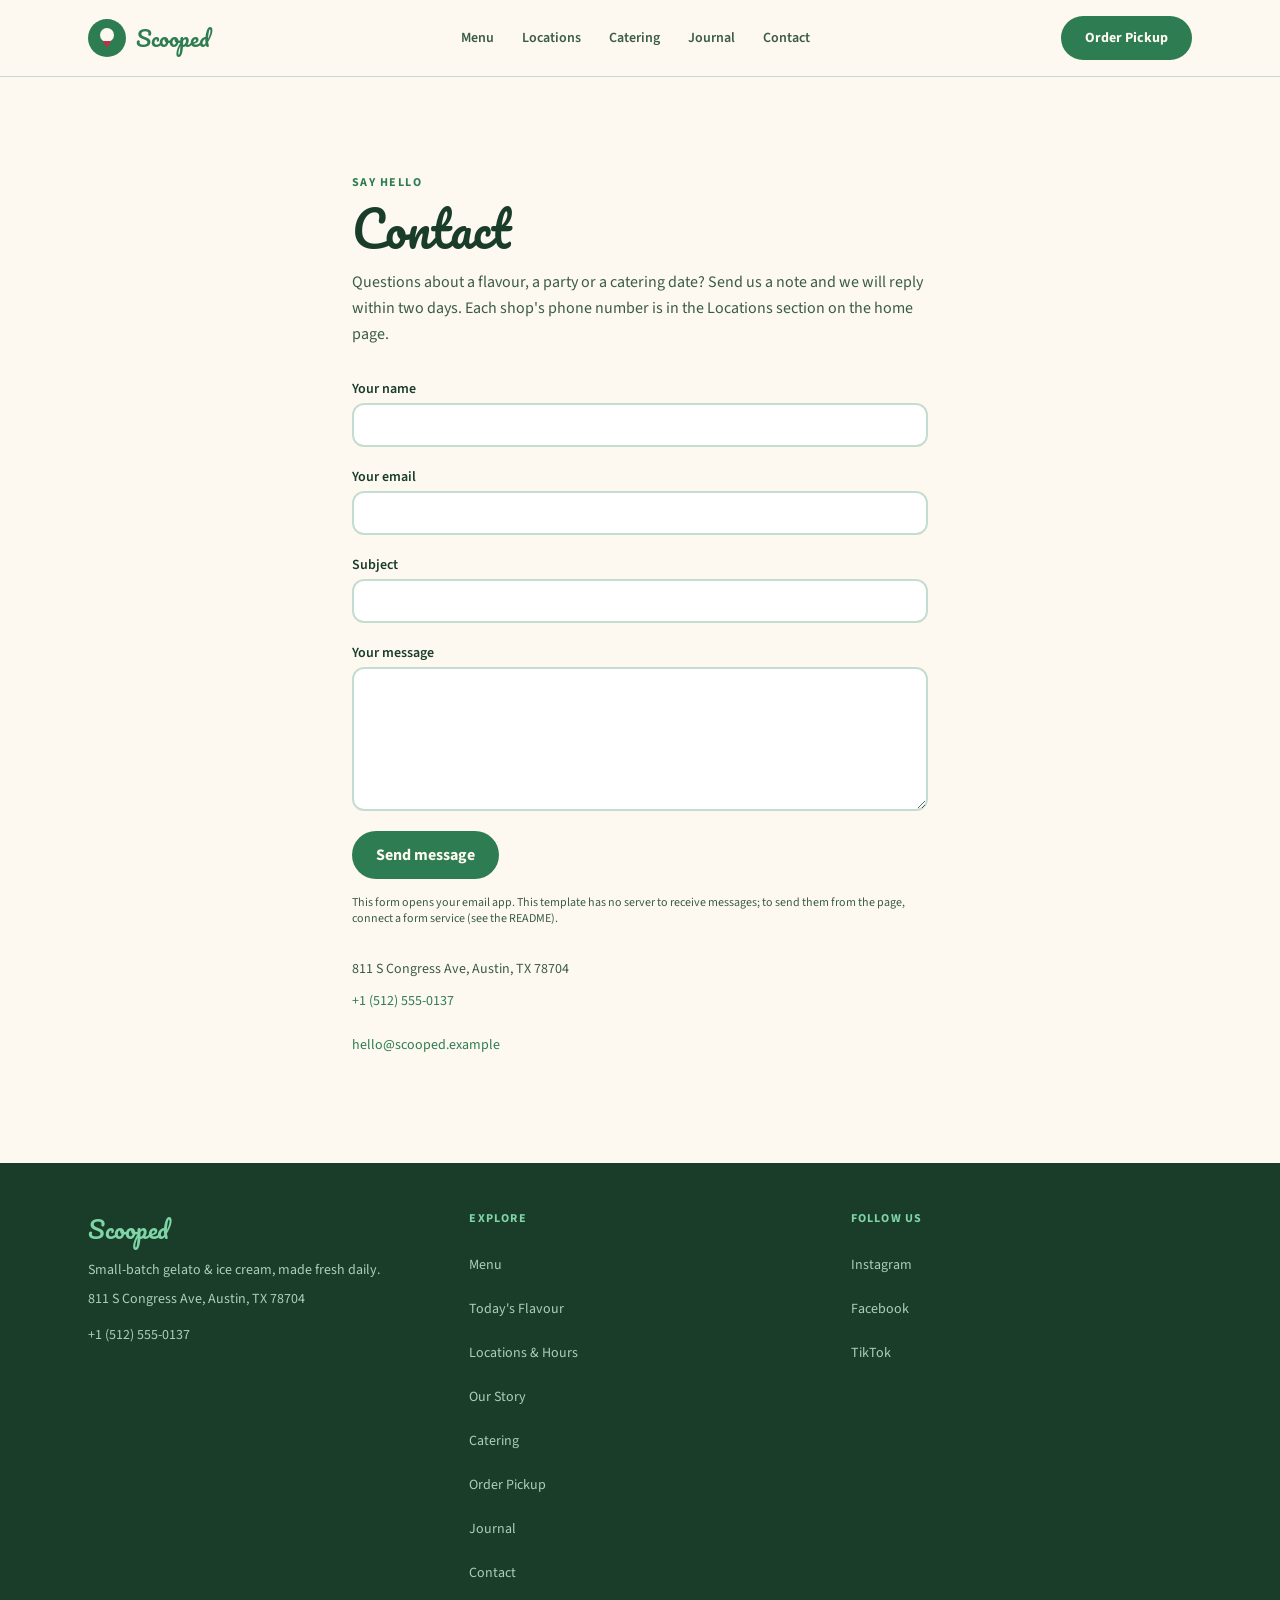
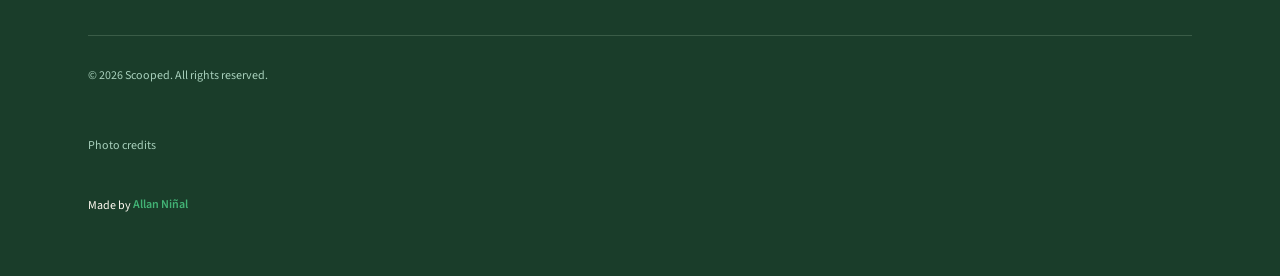
<file: contact/index.html>
<!DOCTYPE html><html lang="en" class="scroll-smooth"> <head><meta charset="utf-8"><meta name="viewport" content="width=device-width, initial-scale=1, viewport-fit=cover"><meta name="theme-color" content="#FEF9F0"><title>Contact — Scooped</title><meta name="description" content="Write to Scooped: flavours, parties and catering dates."><link rel="canonical" href="https://example.com/contact/"><meta name="robots" content="index, follow"><meta name="author" content="Scooped"><!-- Open Graph --><meta property="og:title" content="Contact — Scooped"><meta property="og:description" content="Write to Scooped: flavours, parties and catering dates."><meta property="og:url" content="https://example.com/contact/"><meta property="og:type" content="restaurant.cafe"><meta property="og:site_name" content="Scooped"><meta property="og:locale" content="en_US"><meta property="og:image" content="https://example.com/og-image.png"><meta property="og:image:type" content="image/png"><meta property="og:image:width" content="1200"><meta property="og:image:height" content="630"><meta property="og:image:alt" content="Scooped — Artisan Gelato &#38; Ice Cream, Austin TX"><!-- Twitter / X --><meta name="twitter:card" content="summary_large_image"><meta name="twitter:site" content="@example"><meta name="twitter:creator" content="@example"><meta name="twitter:title" content="Contact — Scooped"><meta name="twitter:description" content="Write to Scooped: flavours, parties and catering dates."><meta name="twitter:image" content="https://example.com/og-image.png"><link rel="icon" href="../favicon.svg" type="image/svg+xml"><link rel="apple-touch-icon" href="../favicon.svg"><script type="application/ld+json">{"@context":"https://schema.org","@type":"BreadcrumbList","itemListElement":[{"@type":"ListItem","position":1,"name":"Home","item":"https://example.com/"},{"@type":"ListItem","position":2,"name":"Contact","item":"https://example.com/contact/"}]}</script><link rel="stylesheet" href="../assets/index.DnXCkEbv.css">
<style>.field[data-astro-cid-ahc3q4vw]{width:100%;min-height:44px;padding:.6rem .75rem;font:inherit;background:#fff;color:var(--color-text);border:2px solid var(--color-border);border-radius:.75rem}.field[data-astro-cid-ahc3q4vw]:focus-visible{outline:2px solid var(--color-accent);outline-offset:2px}
</style></head> <body class="min-h-screen flex flex-col antialiased"> <a href="#main-content" class="sr-only focus:not-sr-only focus:fixed focus:top-4 focus:left-4 focus:z-[100] btn-primary">
Skip to main content
</a> <header style="background-color: var(--color-bg); border-bottom: 1px solid var(--color-border);" class="sticky top-0 z-50" data-astro-cid-ctg3m53h> <div class="container-x py-4 flex items-center justify-between gap-4" data-astro-cid-ctg3m53h> <!-- Logo / wordmark --> <a href="../index.html" class="flex items-center gap-2.5 text-decoration-none" aria-label="Scooped — home" data-astro-cid-ctg3m53h> <!-- Scoop icon (SVG inline) --> <span aria-hidden="true" style="display:flex;align-items:center;justify-content:center;width:38px;height:38px;border-radius:50%;background-color:var(--color-accent);" data-astro-cid-ctg3m53h> <svg width="22" height="22" viewBox="0 0 22 22" fill="none" aria-hidden="true" focusable="false" data-astro-cid-ctg3m53h> <!-- scoop circle --> <circle cx="11" cy="8" r="7" fill="#FEF9F0" data-astro-cid-ctg3m53h></circle> <!-- cone --> <path d="M7 14 L11 21 L15 14 Z" fill="#C0304A" data-astro-cid-ctg3m53h></path> </svg> </span> <span style="font-family:'Pacifico',cursive;font-size:1.35rem;font-weight:400;color:var(--color-accent);" data-astro-cid-ctg3m53h>Scooped</span> </a> <!-- Desktop nav --> <nav aria-label="Main navigation" class="hidden lg:flex items-center gap-1" data-astro-cid-ctg3m53h> <a href="../menu/index.html" class="px-3 text-sm font-semibold hover:opacity-70 transition-opacity" style="color:var(--color-text-muted); min-height:44px; display:inline-flex; align-items:center;" data-astro-cid-ctg3m53h>Menu</a><a href="../index.html#locations" class="px-3 text-sm font-semibold hover:opacity-70 transition-opacity" style="color:var(--color-text-muted); min-height:44px; display:inline-flex; align-items:center;" data-astro-cid-ctg3m53h>Locations</a><a href="../index.html#catering" class="px-3 text-sm font-semibold hover:opacity-70 transition-opacity" style="color:var(--color-text-muted); min-height:44px; display:inline-flex; align-items:center;" data-astro-cid-ctg3m53h>Catering</a><a href="../journal/index.html" class="px-3 text-sm font-semibold hover:opacity-70 transition-opacity" style="color:var(--color-text-muted); min-height:44px; display:inline-flex; align-items:center;" data-astro-cid-ctg3m53h>Journal</a><a href="./index.html" class="px-3 text-sm font-semibold hover:opacity-70 transition-opacity" style="color:var(--color-text-muted); min-height:44px; display:inline-flex; align-items:center;" data-astro-cid-ctg3m53h>Contact</a> </nav> <!-- Order CTA (desktop) --> <a href="../index.html#order" class="btn-primary hidden lg:inline-flex text-sm" data-astro-cid-ctg3m53h>Order Pickup</a> <!-- Phone: menu and order button (no JavaScript) --> <div class="lg:hidden flex items-center gap-2" data-astro-cid-ctg3m53h> <details class="mobile-menu" data-astro-cid-ctg3m53h> <summary aria-label="Menu" data-astro-cid-ctg3m53h>Menu</summary> <nav aria-label="Mobile navigation" data-astro-cid-ctg3m53h> <a href="../menu/index.html" data-astro-cid-ctg3m53h>Menu</a><a href="../index.html#locations" data-astro-cid-ctg3m53h>Locations</a><a href="../index.html#catering" data-astro-cid-ctg3m53h>Catering</a><a href="../journal/index.html" data-astro-cid-ctg3m53h>Journal</a><a href="./index.html" data-astro-cid-ctg3m53h>Contact</a> </nav> </details> <a href="../index.html#order" class="btn-primary text-sm whitespace-nowrap" style="min-height: 44px;" data-astro-cid-ctg3m53h>Order</a> </div> </div> </header>  <main id="main-content" class="flex-1">  <section class="container-x section-py" aria-labelledby="contact-heading" data-astro-cid-ahc3q4vw> <div class="max-w-xl mx-auto" data-astro-cid-ahc3q4vw> <p class="label-eyebrow mb-3" data-astro-cid-ahc3q4vw>Say hello</p> <h1 id="contact-heading" class="font-display text-4xl md:text-5xl" style="color: var(--color-text);" data-astro-cid-ahc3q4vw>Contact</h1> <p class="mt-4 text-base leading-relaxed" style="color: var(--color-text-muted);" data-astro-cid-ahc3q4vw>Questions about a flavour, a party or a catering date? Send us a note and we will reply within two days. Each shop&#39;s phone number is in the Locations section on the home page.</p> <!--
        No back end. This form opens the visitor's email app, addressed to the
        address below. To send messages from the page itself, point `action` at a
        form service (Formspree, Formspark, Web3Forms, Netlify Forms...), remove
        enctype, and set method="post" as that service describes.
      --> <form action="mailto:hello@scooped.example" method="post" enctype="text/plain" class="mt-8 grid gap-5" data-astro-cid-ahc3q4vw> <label class="grid gap-1 text-sm font-semibold" style="color: var(--color-text);" data-astro-cid-ahc3q4vw>Your name
<input type="text" name="name" required autocomplete="name" class="field" data-astro-cid-ahc3q4vw> </label> <label class="grid gap-1 text-sm font-semibold" style="color: var(--color-text);" data-astro-cid-ahc3q4vw>Your email
<input type="email" name="email" required autocomplete="email" class="field" data-astro-cid-ahc3q4vw> </label> <label class="grid gap-1 text-sm font-semibold" style="color: var(--color-text);" data-astro-cid-ahc3q4vw>Subject
<input type="text" name="subject" class="field" data-astro-cid-ahc3q4vw> </label> <label class="grid gap-1 text-sm font-semibold" style="color: var(--color-text);" data-astro-cid-ahc3q4vw>Your message
<textarea name="message" rows="6" required class="field" data-astro-cid-ahc3q4vw></textarea> </label> <div data-astro-cid-ahc3q4vw><button type="submit" class="btn-primary" data-astro-cid-ahc3q4vw>Send message</button></div> </form> <p class="mt-4 text-xs" style="color: var(--color-text-muted);" data-astro-cid-ahc3q4vw>
This form opens your email app. This template has no server to receive messages; to send them from the page, connect a form service (see the README).
</p> <address class="not-italic mt-8 text-sm" style="color: var(--color-text-muted);" data-astro-cid-ahc3q4vw> 811 S Congress Ave, Austin, TX 78704<br data-astro-cid-ahc3q4vw> <a href="tel:+15125550137" style="color: var(--color-accent); display: inline-block; padding: 0.75rem 0;" data-astro-cid-ahc3q4vw>+1 (512) 555-0137</a><br data-astro-cid-ahc3q4vw> <a href="mailto:hello@scooped.example" style="color: var(--color-accent); display: inline-block; padding: 0.75rem 0;" data-astro-cid-ahc3q4vw>hello@scooped.example</a> </address> </div> </section>  </main> <footer style="background-color: var(--color-dark-bg); color: var(--color-dark-text);" data-astro-cid-gcn2mc3v> <div class="container-x py-12" data-astro-cid-gcn2mc3v> <div class="grid gap-10 md:grid-cols-3 mb-10" data-astro-cid-gcn2mc3v> <!-- Brand --> <div data-astro-cid-gcn2mc3v> <a href="../index.html" aria-label="Scooped home" class="inline-block mb-3" data-astro-cid-gcn2mc3v> <span style="font-family:'Pacifico',cursive;font-size:1.5rem;font-weight:400;color:var(--color-accent-light);" data-astro-cid-gcn2mc3v>Scooped</span> </a> <p class="text-sm" style="color:var(--color-dark-muted);line-height:1.6;" data-astro-cid-gcn2mc3v> Small-batch gelato &amp; ice cream, made fresh daily. </p> <p class="mt-2 text-sm" style="color:var(--color-dark-muted);" data-astro-cid-gcn2mc3v> 811 S Congress Ave, Austin, TX 78704 </p> <p class="mt-1 text-sm" style="color:var(--color-dark-muted);" data-astro-cid-gcn2mc3v> <a href="tel:+1(512)555-0137" class="hover:opacity-80 transition-opacity" style="display:inline-flex;align-items:center;min-height:44px;" data-astro-cid-gcn2mc3v>+1 (512) 555-0137</a> </p> </div> <!-- Nav links --> <nav aria-label="Footer navigation" data-astro-cid-gcn2mc3v> <p class="text-xs font-bold uppercase tracking-widest mb-4" style="color:var(--color-accent-light);" data-astro-cid-gcn2mc3v>Explore</p> <ul class="text-sm" style="color:var(--color-dark-muted);" data-astro-cid-gcn2mc3v> <li data-astro-cid-gcn2mc3v><a href="../menu/index.html" class="hover:opacity-80 transition-opacity" style="display:inline-flex;align-items:center;min-height:44px;" data-astro-cid-gcn2mc3v>Menu</a></li><li data-astro-cid-gcn2mc3v><a href="../index.html#flavour-of-the-day" class="hover:opacity-80 transition-opacity" style="display:inline-flex;align-items:center;min-height:44px;" data-astro-cid-gcn2mc3v>Today&#39;s Flavour</a></li><li data-astro-cid-gcn2mc3v><a href="../index.html#locations" class="hover:opacity-80 transition-opacity" style="display:inline-flex;align-items:center;min-height:44px;" data-astro-cid-gcn2mc3v>Locations &amp; Hours</a></li><li data-astro-cid-gcn2mc3v><a href="../index.html#story" class="hover:opacity-80 transition-opacity" style="display:inline-flex;align-items:center;min-height:44px;" data-astro-cid-gcn2mc3v>Our Story</a></li><li data-astro-cid-gcn2mc3v><a href="../index.html#catering" class="hover:opacity-80 transition-opacity" style="display:inline-flex;align-items:center;min-height:44px;" data-astro-cid-gcn2mc3v>Catering</a></li><li data-astro-cid-gcn2mc3v><a href="../index.html#order" class="hover:opacity-80 transition-opacity" style="display:inline-flex;align-items:center;min-height:44px;" data-astro-cid-gcn2mc3v>Order Pickup</a></li><li data-astro-cid-gcn2mc3v><a href="../journal/index.html" class="hover:opacity-80 transition-opacity" style="display:inline-flex;align-items:center;min-height:44px;" data-astro-cid-gcn2mc3v>Journal</a></li><li data-astro-cid-gcn2mc3v><a href="./index.html" class="hover:opacity-80 transition-opacity" style="display:inline-flex;align-items:center;min-height:44px;" data-astro-cid-gcn2mc3v>Contact</a></li> </ul> </nav> <!-- Socials + built by --> <div data-astro-cid-gcn2mc3v> <p class="text-xs font-bold uppercase tracking-widest mb-4" style="color:var(--color-accent-light);" data-astro-cid-gcn2mc3v>Follow Us</p> <ul class="text-sm" style="color:var(--color-dark-muted);" data-astro-cid-gcn2mc3v> <li data-astro-cid-gcn2mc3v> <a href="https://instagram.com/scoopedatx" target="_blank" rel="noopener noreferrer" class="hover:opacity-80 transition-opacity" style="display:inline-flex;align-items:center;min-height:44px;" data-astro-cid-gcn2mc3v>Instagram</a> </li> <li data-astro-cid-gcn2mc3v> <a href="https://facebook.com/scoopedatx" target="_blank" rel="noopener noreferrer" class="hover:opacity-80 transition-opacity" style="display:inline-flex;align-items:center;min-height:44px;" data-astro-cid-gcn2mc3v>Facebook</a> </li> <li data-astro-cid-gcn2mc3v> <a href="https://tiktok.com/@scoopedatx" target="_blank" rel="noopener noreferrer" class="hover:opacity-80 transition-opacity" style="display:inline-flex;align-items:center;min-height:44px;" data-astro-cid-gcn2mc3v>TikTok</a> </li> </ul> </div> </div> <div class="pt-8 border-t flex flex-col sm:flex-row items-start sm:items-center justify-between gap-4" style="border-color:var(--color-dark-border);" data-astro-cid-gcn2mc3v> <p class="text-xs" style="color:var(--color-dark-muted);" data-astro-cid-gcn2mc3v>
&copy; 2026 Scooped. All rights reserved.
</p> </div> <!-- Photo credits. Required while you use the demo photos (Unsplash asks for
         the photographer and a link). Delete this whole <details> block once you
         have replaced the photos with your own. --> <details class="mt-10 text-xs" style="color:var(--color-dark-muted);" data-photo-credits data-astro-cid-gcn2mc3v> <summary style="cursor:pointer;min-height:44px;display:flex;align-items:center;" data-astro-cid-gcn2mc3v>Photo credits</summary> <p class="mt-2" data-astro-cid-gcn2mc3v>
Demo photographs from <a href="https://unsplash.com/?utm_source=allanninal_dev&utm_medium=referral" style="color:var(--color-dark-text);text-decoration:underline;" data-astro-cid-gcn2mc3v>Unsplash</a>. Replace them, and these credits, with your own before launch.
</p> <ul class="mt-2 space-y-1" data-astro-cid-gcn2mc3v> <li data-astro-cid-gcn2mc3v>Ice cream shop hero: Photo by <a href="https://unsplash.com/@sheri_silver?utm_source=allanninal_dev&utm_medium=referral" style="color:var(--color-dark-text);text-decoration:underline;" data-astro-cid-gcn2mc3v>sheri silver</a> on <a href="https://unsplash.com/photos/k9YuEwhnxpA?utm_source=allanninal_dev&utm_medium=referral" style="color:var(--color-dark-text);text-decoration:underline;" data-astro-cid-gcn2mc3v>Unsplash</a></li><li data-astro-cid-gcn2mc3v>Honey Lavender: Photo by <a href="https://unsplash.com/@sonyz?utm_source=allanninal_dev&utm_medium=referral" style="color:var(--color-dark-text);text-decoration:underline;" data-astro-cid-gcn2mc3v>Hazwan Hashim</a> on <a href="https://unsplash.com/photos/A0UdeFYxwsM?utm_source=allanninal_dev&utm_medium=referral" style="color:var(--color-dark-text);text-decoration:underline;" data-astro-cid-gcn2mc3v>Unsplash</a></li><li data-astro-cid-gcn2mc3v>Triple scoop: Photo by <a href="https://unsplash.com/@rachaelgorjestani?utm_source=allanninal_dev&utm_medium=referral" style="color:var(--color-dark-text);text-decoration:underline;" data-astro-cid-gcn2mc3v>Rachael Gorjestani</a> on <a href="https://unsplash.com/photos/HLt6jQLf_J0?utm_source=allanninal_dev&utm_medium=referral" style="color:var(--color-dark-text);text-decoration:underline;" data-astro-cid-gcn2mc3v>Unsplash</a></li><li data-astro-cid-gcn2mc3v>The gelato case: Photo by <a href="https://unsplash.com/@mashauu?utm_source=allanninal_dev&utm_medium=referral" style="color:var(--color-dark-text);text-decoration:underline;" data-astro-cid-gcn2mc3v>masha.uu</a> on <a href="https://unsplash.com/photos/zbABzsqek9k?utm_source=allanninal_dev&utm_medium=referral" style="color:var(--color-dark-text);text-decoration:underline;" data-astro-cid-gcn2mc3v>Unsplash</a></li><li data-astro-cid-gcn2mc3v>Banana split: Photo by <a href="https://unsplash.com/@vira_yanar?utm_source=allanninal_dev&utm_medium=referral" style="color:var(--color-dark-text);text-decoration:underline;" data-astro-cid-gcn2mc3v>Elvira Syamsir</a> on <a href="https://unsplash.com/photos/-pMouvVX0Ok?utm_source=allanninal_dev&utm_medium=referral" style="color:var(--color-dark-text);text-decoration:underline;" data-astro-cid-gcn2mc3v>Unsplash</a></li><li data-astro-cid-gcn2mc3v>Two friends eating gelato: Photo by <a href="https://unsplash.com/@fernanddecanne?utm_source=allanninal_dev&utm_medium=referral" style="color:var(--color-dark-text);text-decoration:underline;" data-astro-cid-gcn2mc3v>Fernand De Canne</a> on <a href="https://unsplash.com/photos/man-and-woman-sitting-on-concrete-stairs-CsEL82ikGRA?utm_source=allanninal_dev&utm_medium=referral" style="color:var(--color-dark-text);text-decoration:underline;" data-astro-cid-gcn2mc3v>Unsplash</a></li><li data-astro-cid-gcn2mc3v>A serving window with two stools: Photo by <a href="https://unsplash.com/@declansun?utm_source=allanninal_dev&utm_medium=referral" style="color:var(--color-dark-text);text-decoration:underline;" data-astro-cid-gcn2mc3v>Declan Sun</a> on <a href="https://unsplash.com/photos/two-stools-sitting-in-front-of-a-window-lflRHKxUGbY?utm_source=allanninal_dev&utm_medium=referral" style="color:var(--color-dark-text);text-decoration:underline;" data-astro-cid-gcn2mc3v>Unsplash</a></li> </ul> </details>  <p class="maker-credit" data-maker-credit="1" data-astro-cid-gcn2mc3v>Made by <a style="display:inline-flex;align-items:center;min-height:44px;" href="https://www.linkedin.com/in/allanninal/" data-maker-credit="1" target="_blank" rel="noopener noreferrer" data-astro-cid-gcn2mc3v>Allan Ni&ntilde;al</a></p> </div> </footer>   </body></html>
</file>
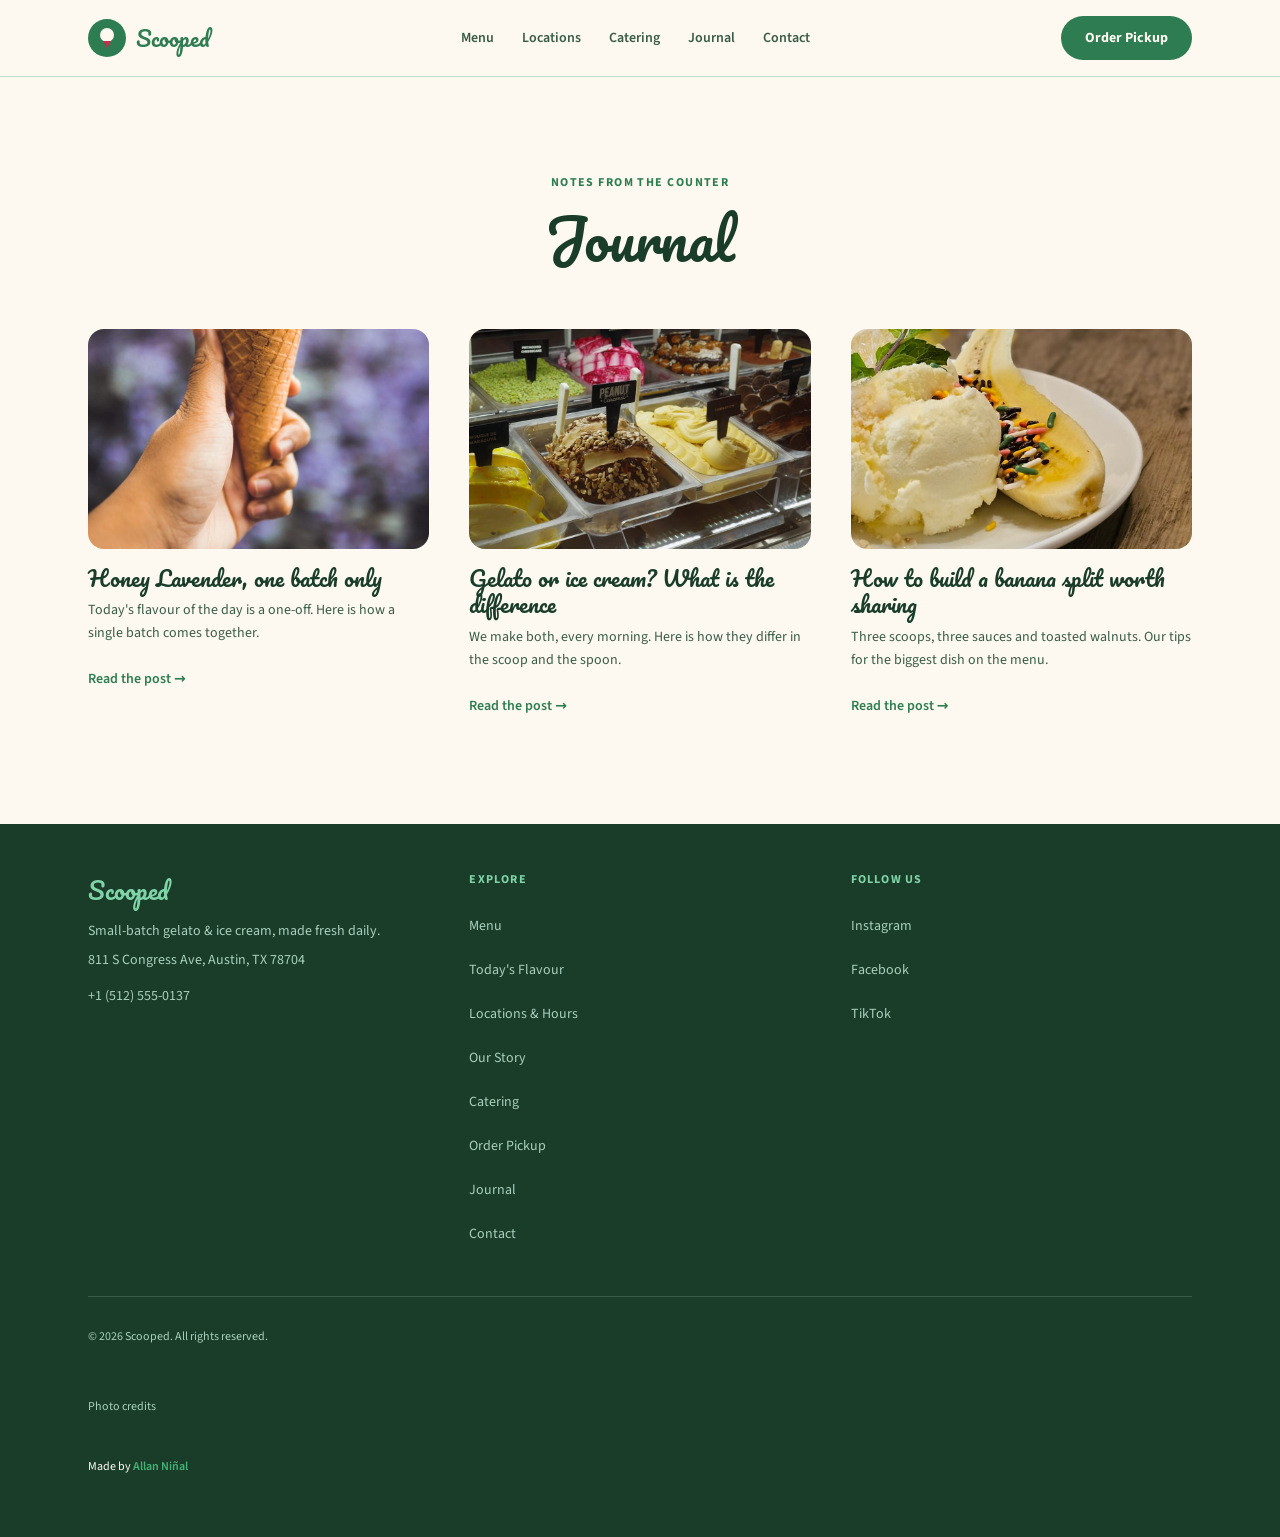
<file: journal/index.html>
<!DOCTYPE html><html lang="en" class="scroll-smooth"> <head><meta charset="utf-8"><meta name="viewport" content="width=device-width, initial-scale=1, viewport-fit=cover"><meta name="theme-color" content="#FEF9F0"><title>Journal — Scooped</title><meta name="description" content="Notes from the counter at Scooped: single batches, gelato and ice cream, and banana splits."><link rel="canonical" href="https://example.com/journal/"><meta name="robots" content="index, follow"><meta name="author" content="Scooped"><!-- Open Graph --><meta property="og:title" content="Journal — Scooped"><meta property="og:description" content="Notes from the counter at Scooped: single batches, gelato and ice cream, and banana splits."><meta property="og:url" content="https://example.com/journal/"><meta property="og:type" content="restaurant.cafe"><meta property="og:site_name" content="Scooped"><meta property="og:locale" content="en_US"><meta property="og:image" content="https://example.com/og-image.png"><meta property="og:image:type" content="image/png"><meta property="og:image:width" content="1200"><meta property="og:image:height" content="630"><meta property="og:image:alt" content="Scooped — Artisan Gelato &#38; Ice Cream, Austin TX"><!-- Twitter / X --><meta name="twitter:card" content="summary_large_image"><meta name="twitter:site" content="@example"><meta name="twitter:creator" content="@example"><meta name="twitter:title" content="Journal — Scooped"><meta name="twitter:description" content="Notes from the counter at Scooped: single batches, gelato and ice cream, and banana splits."><meta name="twitter:image" content="https://example.com/og-image.png"><link rel="icon" href="../favicon.svg" type="image/svg+xml"><link rel="apple-touch-icon" href="../favicon.svg"><script type="application/ld+json">{"@context":"https://schema.org","@type":"BreadcrumbList","itemListElement":[{"@type":"ListItem","position":1,"name":"Home","item":"https://example.com/"},{"@type":"ListItem","position":2,"name":"Journal","item":"https://example.com/journal/"}]}</script><link rel="stylesheet" href="../assets/index.DnXCkEbv.css"></head> <body class="min-h-screen flex flex-col antialiased"> <a href="#main-content" class="sr-only focus:not-sr-only focus:fixed focus:top-4 focus:left-4 focus:z-[100] btn-primary">
Skip to main content
</a> <header style="background-color: var(--color-bg); border-bottom: 1px solid var(--color-border);" class="sticky top-0 z-50" data-astro-cid-ctg3m53h> <div class="container-x py-4 flex items-center justify-between gap-4" data-astro-cid-ctg3m53h> <!-- Logo / wordmark --> <a href="../index.html" class="flex items-center gap-2.5 text-decoration-none" aria-label="Scooped — home" data-astro-cid-ctg3m53h> <!-- Scoop icon (SVG inline) --> <span aria-hidden="true" style="display:flex;align-items:center;justify-content:center;width:38px;height:38px;border-radius:50%;background-color:var(--color-accent);" data-astro-cid-ctg3m53h> <svg width="22" height="22" viewBox="0 0 22 22" fill="none" aria-hidden="true" focusable="false" data-astro-cid-ctg3m53h> <!-- scoop circle --> <circle cx="11" cy="8" r="7" fill="#FEF9F0" data-astro-cid-ctg3m53h></circle> <!-- cone --> <path d="M7 14 L11 21 L15 14 Z" fill="#C0304A" data-astro-cid-ctg3m53h></path> </svg> </span> <span style="font-family:'Pacifico',cursive;font-size:1.35rem;font-weight:400;color:var(--color-accent);" data-astro-cid-ctg3m53h>Scooped</span> </a> <!-- Desktop nav --> <nav aria-label="Main navigation" class="hidden lg:flex items-center gap-1" data-astro-cid-ctg3m53h> <a href="../menu/index.html" class="px-3 text-sm font-semibold hover:opacity-70 transition-opacity" style="color:var(--color-text-muted); min-height:44px; display:inline-flex; align-items:center;" data-astro-cid-ctg3m53h>Menu</a><a href="../index.html#locations" class="px-3 text-sm font-semibold hover:opacity-70 transition-opacity" style="color:var(--color-text-muted); min-height:44px; display:inline-flex; align-items:center;" data-astro-cid-ctg3m53h>Locations</a><a href="../index.html#catering" class="px-3 text-sm font-semibold hover:opacity-70 transition-opacity" style="color:var(--color-text-muted); min-height:44px; display:inline-flex; align-items:center;" data-astro-cid-ctg3m53h>Catering</a><a href="./index.html" class="px-3 text-sm font-semibold hover:opacity-70 transition-opacity" style="color:var(--color-text-muted); min-height:44px; display:inline-flex; align-items:center;" data-astro-cid-ctg3m53h>Journal</a><a href="../contact/index.html" class="px-3 text-sm font-semibold hover:opacity-70 transition-opacity" style="color:var(--color-text-muted); min-height:44px; display:inline-flex; align-items:center;" data-astro-cid-ctg3m53h>Contact</a> </nav> <!-- Order CTA (desktop) --> <a href="../index.html#order" class="btn-primary hidden lg:inline-flex text-sm" data-astro-cid-ctg3m53h>Order Pickup</a> <!-- Phone: menu and order button (no JavaScript) --> <div class="lg:hidden flex items-center gap-2" data-astro-cid-ctg3m53h> <details class="mobile-menu" data-astro-cid-ctg3m53h> <summary aria-label="Menu" data-astro-cid-ctg3m53h>Menu</summary> <nav aria-label="Mobile navigation" data-astro-cid-ctg3m53h> <a href="../menu/index.html" data-astro-cid-ctg3m53h>Menu</a><a href="../index.html#locations" data-astro-cid-ctg3m53h>Locations</a><a href="../index.html#catering" data-astro-cid-ctg3m53h>Catering</a><a href="./index.html" data-astro-cid-ctg3m53h>Journal</a><a href="../contact/index.html" data-astro-cid-ctg3m53h>Contact</a> </nav> </details> <a href="../index.html#order" class="btn-primary text-sm whitespace-nowrap" style="min-height: 44px;" data-astro-cid-ctg3m53h>Order</a> </div> </div> </header>  <main id="main-content" class="flex-1">  <section class="container-x section-py" aria-labelledby="journal-heading"> <div class="text-center max-w-xl mx-auto mb-14"> <p class="label-eyebrow mb-3">Notes from the counter</p> <h1 id="journal-heading" class="font-display" style="font-size: clamp(2.25rem, 5vw, 3.5rem); color: var(--color-text);">Journal</h1> </div> <div class="grid gap-10 md:grid-cols-3"> <article> <a href="./honey-lavender-one-batch/index.html" style="text-decoration: none; color: inherit; display: block;"> <img src="../images/gallery/honey-lavender.jpg" alt="A purple soft-serve cone held against a blurred field of lavender flowers" width="1000" height="1000" loading="lazy" decoding="async" class="w-full object-cover rounded-2xl" style="height: 220px;"> <h2 class="font-display mt-4" style="font-size: 1.4rem; color: var(--color-text);">Honey Lavender, one batch only</h2> </a> <p class="mt-2 text-sm leading-relaxed" style="color: var(--color-text-muted);">Today&#39;s flavour of the day is a one-off. Here is how a single batch comes together.</p> <a href="./honey-lavender-one-batch/index.html" class="inline-block mt-3 text-sm font-semibold" style="color: var(--color-accent); min-height: 44px; line-height: 44px;">Read the post<span class="sr-only">: Honey Lavender, one batch only</span> &rarr;</a> </article><article> <a href="./gelato-or-ice-cream/index.html" style="text-decoration: none; color: inherit; display: block;"> <img src="../images/gallery/case.jpg" alt="A row of gelato pans in pistachio green, strawberry red, and vanilla cream inside the gelateria case" width="1000" height="1000" loading="lazy" decoding="async" class="w-full object-cover rounded-2xl" style="height: 220px;"> <h2 class="font-display mt-4" style="font-size: 1.4rem; color: var(--color-text);">Gelato or ice cream? What is the difference</h2> </a> <p class="mt-2 text-sm leading-relaxed" style="color: var(--color-text-muted);">We make both, every morning. Here is how they differ in the scoop and the spoon.</p> <a href="./gelato-or-ice-cream/index.html" class="inline-block mt-3 text-sm font-semibold" style="color: var(--color-accent); min-height: 44px; line-height: 44px;">Read the post<span class="sr-only">: Gelato or ice cream? What is the difference</span> &rarr;</a> </article><article> <a href="./building-a-banana-split/index.html" style="text-decoration: none; color: inherit; display: block;"> <img src="../images/gallery/banana-split.jpg" alt="A banana split sundae with three scoops, hot fudge, and toasted walnuts served in a long white dish" width="1000" height="1000" loading="lazy" decoding="async" class="w-full object-cover rounded-2xl" style="height: 220px;"> <h2 class="font-display mt-4" style="font-size: 1.4rem; color: var(--color-text);">How to build a banana split worth sharing</h2> </a> <p class="mt-2 text-sm leading-relaxed" style="color: var(--color-text-muted);">Three scoops, three sauces and toasted walnuts. Our tips for the biggest dish on the menu.</p> <a href="./building-a-banana-split/index.html" class="inline-block mt-3 text-sm font-semibold" style="color: var(--color-accent); min-height: 44px; line-height: 44px;">Read the post<span class="sr-only">: How to build a banana split worth sharing</span> &rarr;</a> </article> </div> </section>  </main> <footer style="background-color: var(--color-dark-bg); color: var(--color-dark-text);" data-astro-cid-gcn2mc3v> <div class="container-x py-12" data-astro-cid-gcn2mc3v> <div class="grid gap-10 md:grid-cols-3 mb-10" data-astro-cid-gcn2mc3v> <!-- Brand --> <div data-astro-cid-gcn2mc3v> <a href="../index.html" aria-label="Scooped home" class="inline-block mb-3" data-astro-cid-gcn2mc3v> <span style="font-family:'Pacifico',cursive;font-size:1.5rem;font-weight:400;color:var(--color-accent-light);" data-astro-cid-gcn2mc3v>Scooped</span> </a> <p class="text-sm" style="color:var(--color-dark-muted);line-height:1.6;" data-astro-cid-gcn2mc3v> Small-batch gelato &amp; ice cream, made fresh daily. </p> <p class="mt-2 text-sm" style="color:var(--color-dark-muted);" data-astro-cid-gcn2mc3v> 811 S Congress Ave, Austin, TX 78704 </p> <p class="mt-1 text-sm" style="color:var(--color-dark-muted);" data-astro-cid-gcn2mc3v> <a href="tel:+1(512)555-0137" class="hover:opacity-80 transition-opacity" style="display:inline-flex;align-items:center;min-height:44px;" data-astro-cid-gcn2mc3v>+1 (512) 555-0137</a> </p> </div> <!-- Nav links --> <nav aria-label="Footer navigation" data-astro-cid-gcn2mc3v> <p class="text-xs font-bold uppercase tracking-widest mb-4" style="color:var(--color-accent-light);" data-astro-cid-gcn2mc3v>Explore</p> <ul class="text-sm" style="color:var(--color-dark-muted);" data-astro-cid-gcn2mc3v> <li data-astro-cid-gcn2mc3v><a href="../menu/index.html" class="hover:opacity-80 transition-opacity" style="display:inline-flex;align-items:center;min-height:44px;" data-astro-cid-gcn2mc3v>Menu</a></li><li data-astro-cid-gcn2mc3v><a href="../index.html#flavour-of-the-day" class="hover:opacity-80 transition-opacity" style="display:inline-flex;align-items:center;min-height:44px;" data-astro-cid-gcn2mc3v>Today&#39;s Flavour</a></li><li data-astro-cid-gcn2mc3v><a href="../index.html#locations" class="hover:opacity-80 transition-opacity" style="display:inline-flex;align-items:center;min-height:44px;" data-astro-cid-gcn2mc3v>Locations &amp; Hours</a></li><li data-astro-cid-gcn2mc3v><a href="../index.html#story" class="hover:opacity-80 transition-opacity" style="display:inline-flex;align-items:center;min-height:44px;" data-astro-cid-gcn2mc3v>Our Story</a></li><li data-astro-cid-gcn2mc3v><a href="../index.html#catering" class="hover:opacity-80 transition-opacity" style="display:inline-flex;align-items:center;min-height:44px;" data-astro-cid-gcn2mc3v>Catering</a></li><li data-astro-cid-gcn2mc3v><a href="../index.html#order" class="hover:opacity-80 transition-opacity" style="display:inline-flex;align-items:center;min-height:44px;" data-astro-cid-gcn2mc3v>Order Pickup</a></li><li data-astro-cid-gcn2mc3v><a href="./index.html" class="hover:opacity-80 transition-opacity" style="display:inline-flex;align-items:center;min-height:44px;" data-astro-cid-gcn2mc3v>Journal</a></li><li data-astro-cid-gcn2mc3v><a href="../contact/index.html" class="hover:opacity-80 transition-opacity" style="display:inline-flex;align-items:center;min-height:44px;" data-astro-cid-gcn2mc3v>Contact</a></li> </ul> </nav> <!-- Socials + built by --> <div data-astro-cid-gcn2mc3v> <p class="text-xs font-bold uppercase tracking-widest mb-4" style="color:var(--color-accent-light);" data-astro-cid-gcn2mc3v>Follow Us</p> <ul class="text-sm" style="color:var(--color-dark-muted);" data-astro-cid-gcn2mc3v> <li data-astro-cid-gcn2mc3v> <a href="https://instagram.com/scoopedatx" target="_blank" rel="noopener noreferrer" class="hover:opacity-80 transition-opacity" style="display:inline-flex;align-items:center;min-height:44px;" data-astro-cid-gcn2mc3v>Instagram</a> </li> <li data-astro-cid-gcn2mc3v> <a href="https://facebook.com/scoopedatx" target="_blank" rel="noopener noreferrer" class="hover:opacity-80 transition-opacity" style="display:inline-flex;align-items:center;min-height:44px;" data-astro-cid-gcn2mc3v>Facebook</a> </li> <li data-astro-cid-gcn2mc3v> <a href="https://tiktok.com/@scoopedatx" target="_blank" rel="noopener noreferrer" class="hover:opacity-80 transition-opacity" style="display:inline-flex;align-items:center;min-height:44px;" data-astro-cid-gcn2mc3v>TikTok</a> </li> </ul> </div> </div> <div class="pt-8 border-t flex flex-col sm:flex-row items-start sm:items-center justify-between gap-4" style="border-color:var(--color-dark-border);" data-astro-cid-gcn2mc3v> <p class="text-xs" style="color:var(--color-dark-muted);" data-astro-cid-gcn2mc3v>
&copy; 2026 Scooped. All rights reserved.
</p> </div> <!-- Photo credits. Required while you use the demo photos (Unsplash asks for
         the photographer and a link). Delete this whole <details> block once you
         have replaced the photos with your own. --> <details class="mt-10 text-xs" style="color:var(--color-dark-muted);" data-photo-credits data-astro-cid-gcn2mc3v> <summary style="cursor:pointer;min-height:44px;display:flex;align-items:center;" data-astro-cid-gcn2mc3v>Photo credits</summary> <p class="mt-2" data-astro-cid-gcn2mc3v>
Demo photographs from <a href="https://unsplash.com/?utm_source=allanninal_dev&utm_medium=referral" style="color:var(--color-dark-text);text-decoration:underline;" data-astro-cid-gcn2mc3v>Unsplash</a>. Replace them, and these credits, with your own before launch.
</p> <ul class="mt-2 space-y-1" data-astro-cid-gcn2mc3v> <li data-astro-cid-gcn2mc3v>Ice cream shop hero: Photo by <a href="https://unsplash.com/@sheri_silver?utm_source=allanninal_dev&utm_medium=referral" style="color:var(--color-dark-text);text-decoration:underline;" data-astro-cid-gcn2mc3v>sheri silver</a> on <a href="https://unsplash.com/photos/k9YuEwhnxpA?utm_source=allanninal_dev&utm_medium=referral" style="color:var(--color-dark-text);text-decoration:underline;" data-astro-cid-gcn2mc3v>Unsplash</a></li><li data-astro-cid-gcn2mc3v>Honey Lavender: Photo by <a href="https://unsplash.com/@sonyz?utm_source=allanninal_dev&utm_medium=referral" style="color:var(--color-dark-text);text-decoration:underline;" data-astro-cid-gcn2mc3v>Hazwan Hashim</a> on <a href="https://unsplash.com/photos/A0UdeFYxwsM?utm_source=allanninal_dev&utm_medium=referral" style="color:var(--color-dark-text);text-decoration:underline;" data-astro-cid-gcn2mc3v>Unsplash</a></li><li data-astro-cid-gcn2mc3v>Triple scoop: Photo by <a href="https://unsplash.com/@rachaelgorjestani?utm_source=allanninal_dev&utm_medium=referral" style="color:var(--color-dark-text);text-decoration:underline;" data-astro-cid-gcn2mc3v>Rachael Gorjestani</a> on <a href="https://unsplash.com/photos/HLt6jQLf_J0?utm_source=allanninal_dev&utm_medium=referral" style="color:var(--color-dark-text);text-decoration:underline;" data-astro-cid-gcn2mc3v>Unsplash</a></li><li data-astro-cid-gcn2mc3v>The gelato case: Photo by <a href="https://unsplash.com/@mashauu?utm_source=allanninal_dev&utm_medium=referral" style="color:var(--color-dark-text);text-decoration:underline;" data-astro-cid-gcn2mc3v>masha.uu</a> on <a href="https://unsplash.com/photos/zbABzsqek9k?utm_source=allanninal_dev&utm_medium=referral" style="color:var(--color-dark-text);text-decoration:underline;" data-astro-cid-gcn2mc3v>Unsplash</a></li><li data-astro-cid-gcn2mc3v>Banana split: Photo by <a href="https://unsplash.com/@vira_yanar?utm_source=allanninal_dev&utm_medium=referral" style="color:var(--color-dark-text);text-decoration:underline;" data-astro-cid-gcn2mc3v>Elvira Syamsir</a> on <a href="https://unsplash.com/photos/-pMouvVX0Ok?utm_source=allanninal_dev&utm_medium=referral" style="color:var(--color-dark-text);text-decoration:underline;" data-astro-cid-gcn2mc3v>Unsplash</a></li><li data-astro-cid-gcn2mc3v>Two friends eating gelato: Photo by <a href="https://unsplash.com/@fernanddecanne?utm_source=allanninal_dev&utm_medium=referral" style="color:var(--color-dark-text);text-decoration:underline;" data-astro-cid-gcn2mc3v>Fernand De Canne</a> on <a href="https://unsplash.com/photos/man-and-woman-sitting-on-concrete-stairs-CsEL82ikGRA?utm_source=allanninal_dev&utm_medium=referral" style="color:var(--color-dark-text);text-decoration:underline;" data-astro-cid-gcn2mc3v>Unsplash</a></li><li data-astro-cid-gcn2mc3v>A serving window with two stools: Photo by <a href="https://unsplash.com/@declansun?utm_source=allanninal_dev&utm_medium=referral" style="color:var(--color-dark-text);text-decoration:underline;" data-astro-cid-gcn2mc3v>Declan Sun</a> on <a href="https://unsplash.com/photos/two-stools-sitting-in-front-of-a-window-lflRHKxUGbY?utm_source=allanninal_dev&utm_medium=referral" style="color:var(--color-dark-text);text-decoration:underline;" data-astro-cid-gcn2mc3v>Unsplash</a></li> </ul> </details>  <p class="maker-credit" data-maker-credit="1" data-astro-cid-gcn2mc3v>Made by <a style="display:inline-flex;align-items:center;min-height:44px;" href="https://www.linkedin.com/in/allanninal/" data-maker-credit="1" target="_blank" rel="noopener noreferrer" data-astro-cid-gcn2mc3v>Allan Ni&ntilde;al</a></p> </div> </footer>   </body></html>
</file>
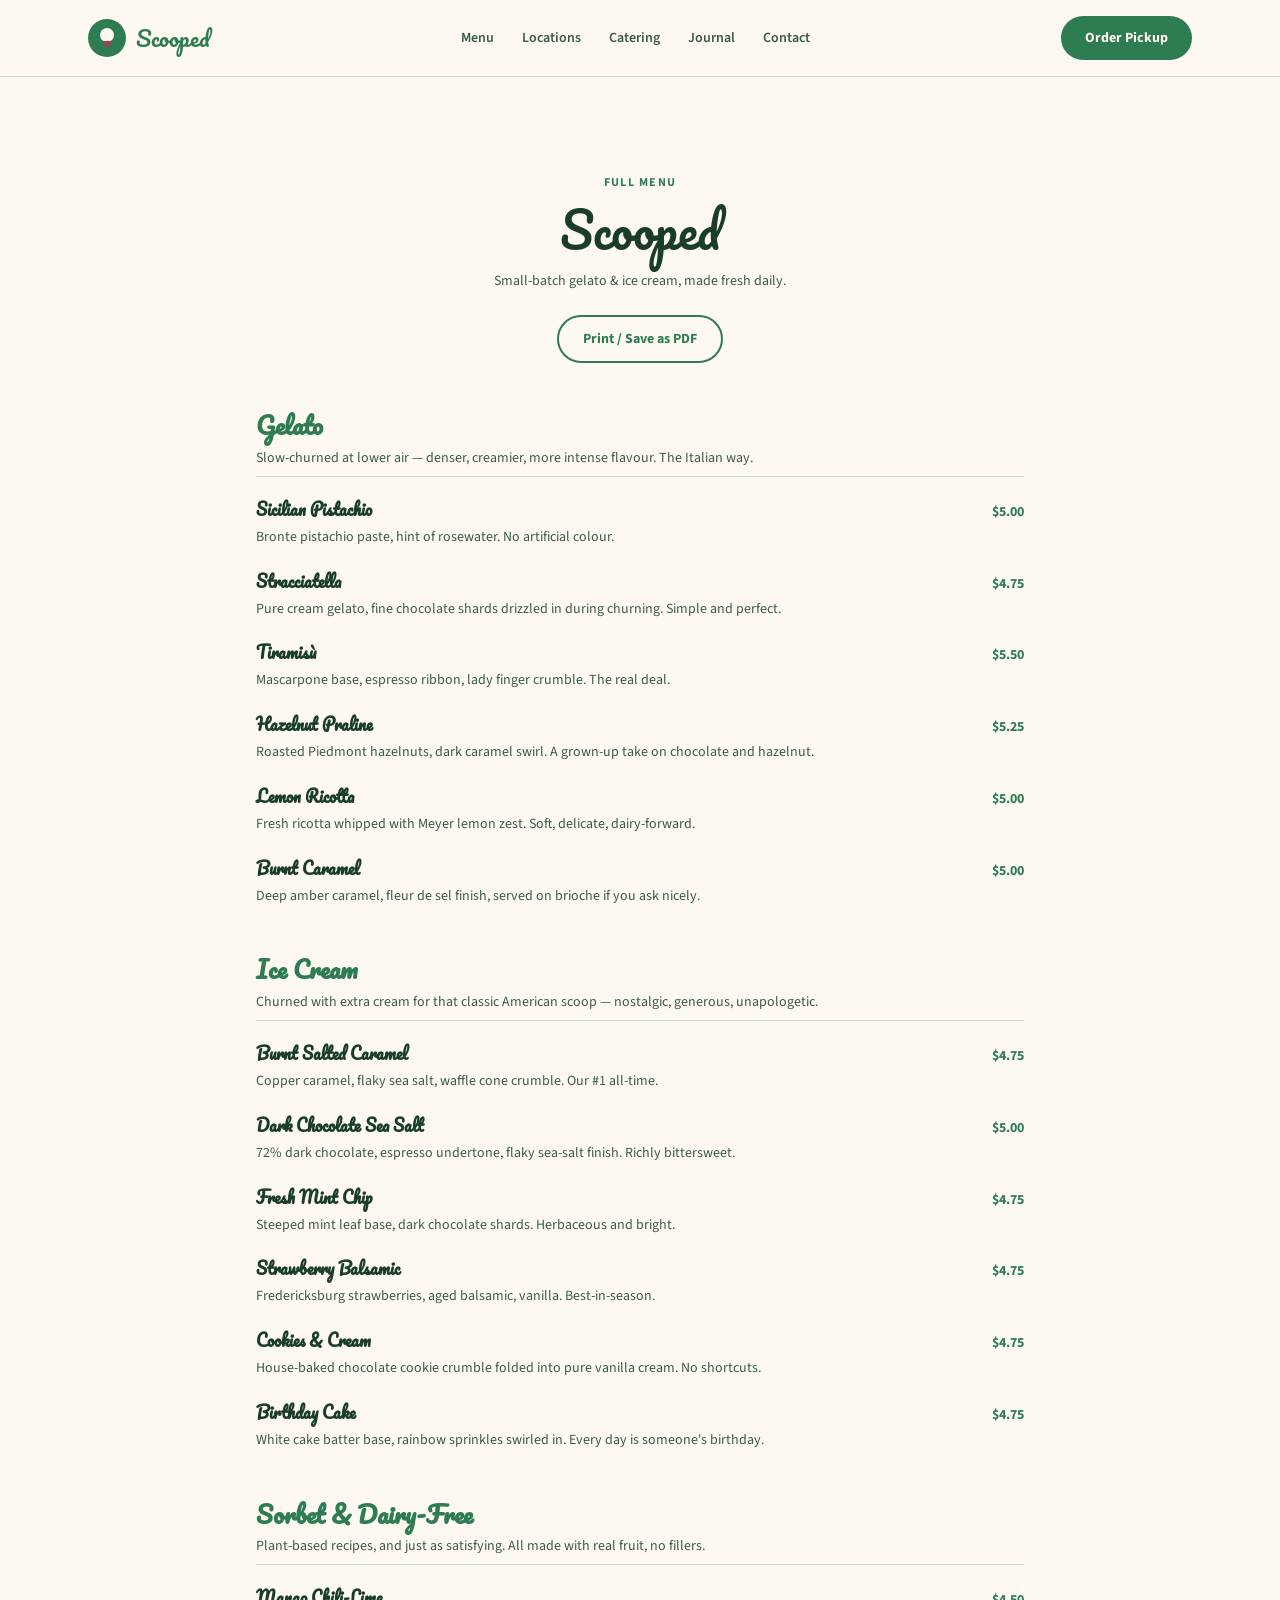
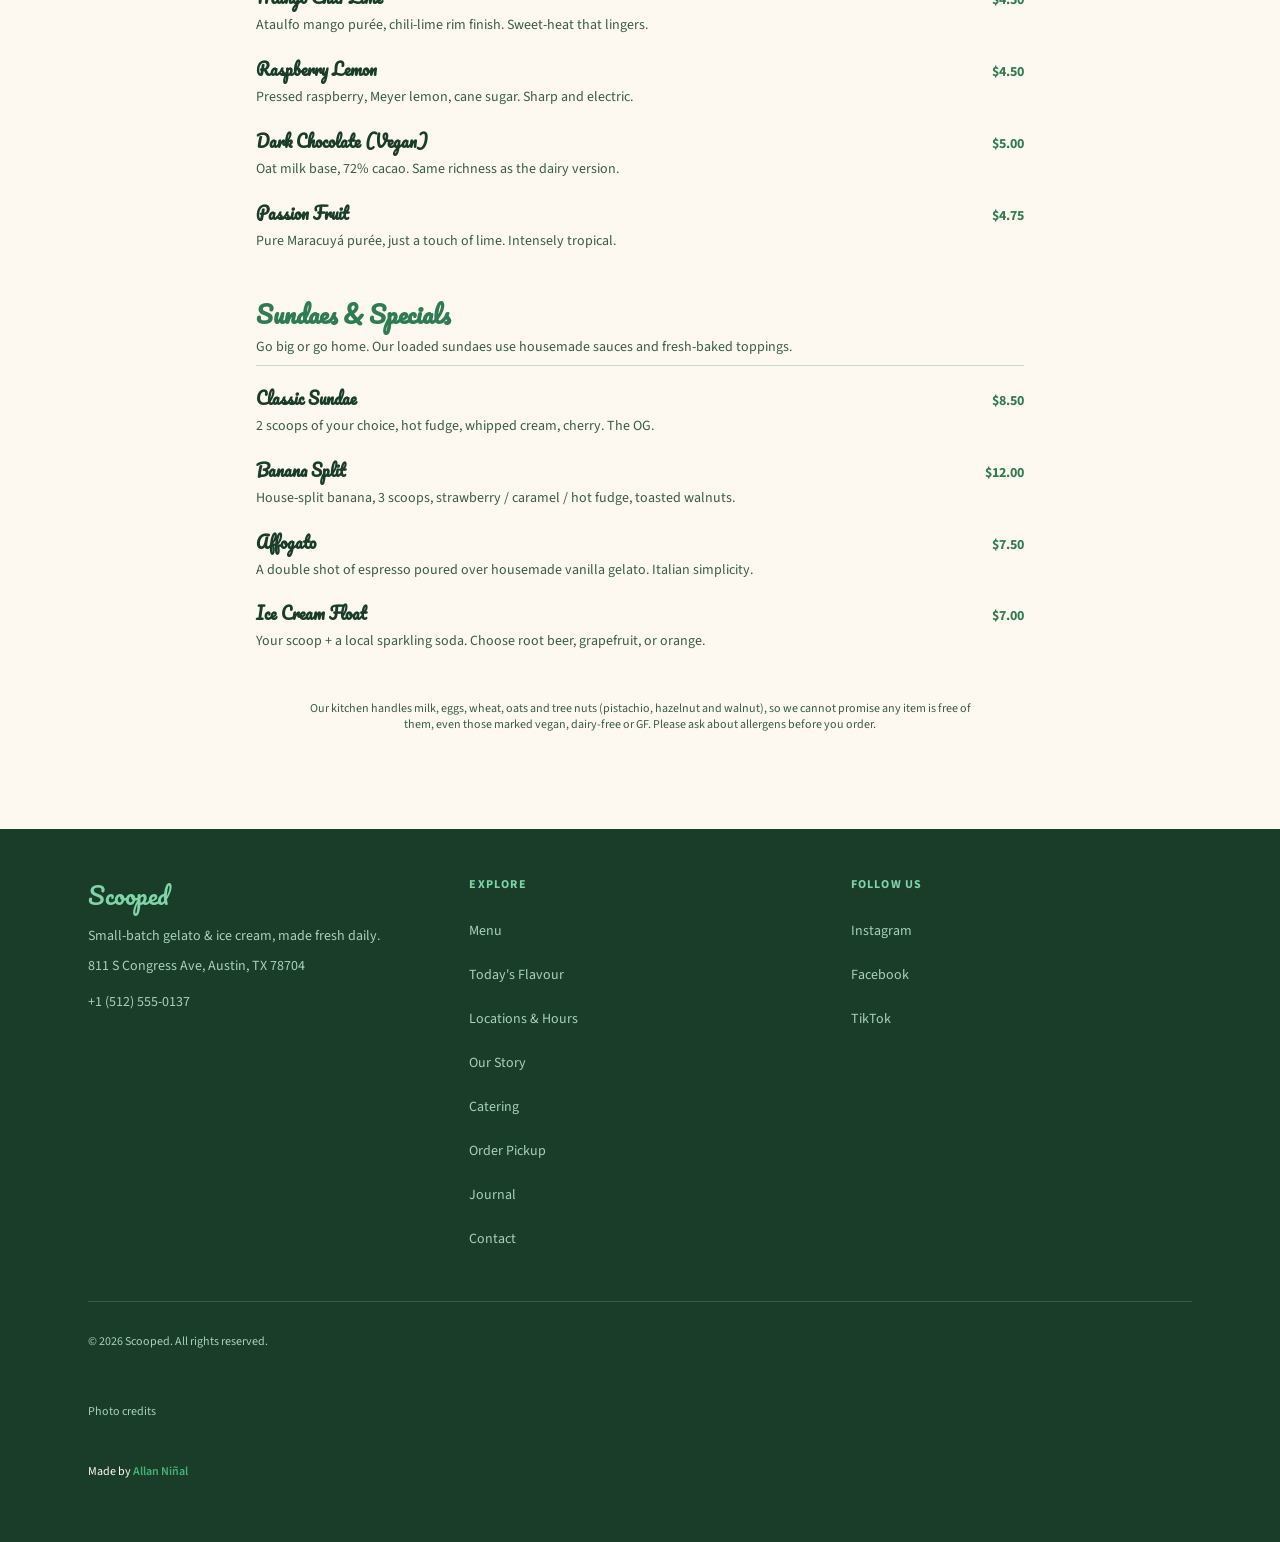
<file: menu/index.html>
<!DOCTYPE html><html lang="en" class="scroll-smooth"> <head><meta charset="utf-8"><meta name="viewport" content="width=device-width, initial-scale=1, viewport-fit=cover"><meta name="theme-color" content="#FEF9F0"><title>Full Menu — Scooped</title><meta name="description" content="The full menu at Scooped: house gelato and ice cream, the rotating seasonal flavours, sundaes, cones and pints, with prices for all three locations."><link rel="canonical" href="https://example.com/menu/"><meta name="robots" content="index, follow"><meta name="author" content="Scooped"><!-- Open Graph --><meta property="og:title" content="Full Menu — Scooped"><meta property="og:description" content="The full menu at Scooped: house gelato and ice cream, the rotating seasonal flavours, sundaes, cones and pints, with prices for all three locations."><meta property="og:url" content="https://example.com/menu/"><meta property="og:type" content="restaurant.cafe"><meta property="og:site_name" content="Scooped"><meta property="og:locale" content="en_US"><meta property="og:image" content="https://example.com/og-image.png"><meta property="og:image:type" content="image/png"><meta property="og:image:width" content="1200"><meta property="og:image:height" content="630"><meta property="og:image:alt" content="Scooped — Artisan Gelato &#38; Ice Cream, Austin TX"><!-- Twitter / X --><meta name="twitter:card" content="summary_large_image"><meta name="twitter:site" content="@example"><meta name="twitter:creator" content="@example"><meta name="twitter:title" content="Full Menu — Scooped"><meta name="twitter:description" content="The full menu at Scooped: house gelato and ice cream, the rotating seasonal flavours, sundaes, cones and pints, with prices for all three locations."><meta name="twitter:image" content="https://example.com/og-image.png"><link rel="icon" href="../favicon.svg" type="image/svg+xml"><link rel="apple-touch-icon" href="../favicon.svg"><script type="application/ld+json">{"@context":"https://schema.org","@type":"BreadcrumbList","itemListElement":[{"@type":"ListItem","position":1,"name":"Home","item":"https://example.com/"},{"@type":"ListItem","position":2,"name":"Full Menu","item":"https://example.com/menu/"}]}</script><link rel="stylesheet" href="../assets/index.DnXCkEbv.css">
<style>@media print{header,footer,aside[aria-label],.no-print[data-astro-cid-o5xiawde]{display:none!important}body{background:#fff!important}.print-menu[data-astro-cid-o5xiawde]{padding-top:0!important}}
</style><script type="module">document.getElementById("print-menu")?.addEventListener("click",()=>window.print());
</script></head> <body class="min-h-screen flex flex-col antialiased"> <a href="#main-content" class="sr-only focus:not-sr-only focus:fixed focus:top-4 focus:left-4 focus:z-[100] btn-primary">
Skip to main content
</a> <header style="background-color: var(--color-bg); border-bottom: 1px solid var(--color-border);" class="sticky top-0 z-50" data-astro-cid-ctg3m53h> <div class="container-x py-4 flex items-center justify-between gap-4" data-astro-cid-ctg3m53h> <!-- Logo / wordmark --> <a href="../index.html" class="flex items-center gap-2.5 text-decoration-none" aria-label="Scooped — home" data-astro-cid-ctg3m53h> <!-- Scoop icon (SVG inline) --> <span aria-hidden="true" style="display:flex;align-items:center;justify-content:center;width:38px;height:38px;border-radius:50%;background-color:var(--color-accent);" data-astro-cid-ctg3m53h> <svg width="22" height="22" viewBox="0 0 22 22" fill="none" aria-hidden="true" focusable="false" data-astro-cid-ctg3m53h> <!-- scoop circle --> <circle cx="11" cy="8" r="7" fill="#FEF9F0" data-astro-cid-ctg3m53h></circle> <!-- cone --> <path d="M7 14 L11 21 L15 14 Z" fill="#C0304A" data-astro-cid-ctg3m53h></path> </svg> </span> <span style="font-family:'Pacifico',cursive;font-size:1.35rem;font-weight:400;color:var(--color-accent);" data-astro-cid-ctg3m53h>Scooped</span> </a> <!-- Desktop nav --> <nav aria-label="Main navigation" class="hidden lg:flex items-center gap-1" data-astro-cid-ctg3m53h> <a href="./index.html" class="px-3 text-sm font-semibold hover:opacity-70 transition-opacity" style="color:var(--color-text-muted); min-height:44px; display:inline-flex; align-items:center;" data-astro-cid-ctg3m53h>Menu</a><a href="../index.html#locations" class="px-3 text-sm font-semibold hover:opacity-70 transition-opacity" style="color:var(--color-text-muted); min-height:44px; display:inline-flex; align-items:center;" data-astro-cid-ctg3m53h>Locations</a><a href="../index.html#catering" class="px-3 text-sm font-semibold hover:opacity-70 transition-opacity" style="color:var(--color-text-muted); min-height:44px; display:inline-flex; align-items:center;" data-astro-cid-ctg3m53h>Catering</a><a href="../journal/index.html" class="px-3 text-sm font-semibold hover:opacity-70 transition-opacity" style="color:var(--color-text-muted); min-height:44px; display:inline-flex; align-items:center;" data-astro-cid-ctg3m53h>Journal</a><a href="../contact/index.html" class="px-3 text-sm font-semibold hover:opacity-70 transition-opacity" style="color:var(--color-text-muted); min-height:44px; display:inline-flex; align-items:center;" data-astro-cid-ctg3m53h>Contact</a> </nav> <!-- Order CTA (desktop) --> <a href="../index.html#order" class="btn-primary hidden lg:inline-flex text-sm" data-astro-cid-ctg3m53h>Order Pickup</a> <!-- Phone: menu and order button (no JavaScript) --> <div class="lg:hidden flex items-center gap-2" data-astro-cid-ctg3m53h> <details class="mobile-menu" data-astro-cid-ctg3m53h> <summary aria-label="Menu" data-astro-cid-ctg3m53h>Menu</summary> <nav aria-label="Mobile navigation" data-astro-cid-ctg3m53h> <a href="./index.html" data-astro-cid-ctg3m53h>Menu</a><a href="../index.html#locations" data-astro-cid-ctg3m53h>Locations</a><a href="../index.html#catering" data-astro-cid-ctg3m53h>Catering</a><a href="../journal/index.html" data-astro-cid-ctg3m53h>Journal</a><a href="../contact/index.html" data-astro-cid-ctg3m53h>Contact</a> </nav> </details> <a href="../index.html#order" class="btn-primary text-sm whitespace-nowrap" style="min-height: 44px;" data-astro-cid-ctg3m53h>Order</a> </div> </div> </header>  <main id="main-content" class="flex-1">  <section class="container-x section-py print-menu" aria-labelledby="menu-page-heading" data-astro-cid-o5xiawde> <div class="text-center mb-12" data-astro-cid-o5xiawde> <p class="label-eyebrow" data-astro-cid-o5xiawde>Full Menu</p> <h1 id="menu-page-heading" class="mt-2" style="font-size:clamp(1.8rem,4vw,3rem); color: var(--color-text);" data-astro-cid-o5xiawde>Scooped</h1> <p class="mt-3 text-sm" style="color: var(--color-text-muted);" data-astro-cid-o5xiawde>Small-batch gelato &amp; ice cream, made fresh daily.</p> <button id="print-menu" class="mt-6 no-print btn-ghost text-sm" type="button" data-astro-cid-o5xiawde>Print / Save as PDF</button> </div> <div class="max-w-3xl mx-auto grid gap-12" data-astro-cid-o5xiawde> <section aria-labelledby="menu-gelato" data-astro-cid-o5xiawde> <div class="mb-5 pb-2" style="border-bottom: 1px solid var(--color-border);" data-astro-cid-o5xiawde> <h2 id="menu-gelato" class="font-semibold" style="font-size:1.5rem; color: var(--color-accent);" data-astro-cid-o5xiawde>Gelato</h2> <p class="text-sm mt-2" style="color: var(--color-text-muted);" data-astro-cid-o5xiawde>Slow-churned at lower air — denser, creamier, more intense flavour. The Italian way.</p> </div> <ul class="grid gap-5 list-none p-0 m-0" role="list" data-astro-cid-o5xiawde> <li data-astro-cid-o5xiawde> <div class="flex items-baseline justify-between gap-4" data-astro-cid-o5xiawde> <h3 class="font-semibold text-base" style="color: var(--color-text);" data-astro-cid-o5xiawde>Sicilian Pistachio</h3> <span class="font-bold tabular-nums shrink-0 text-sm" style="color: var(--color-accent);" data-astro-cid-o5xiawde>$5.00</span> </div> <p class="text-sm mt-1 leading-relaxed" style="color: var(--color-text-muted);" data-astro-cid-o5xiawde>Bronte pistachio paste, hint of rosewater. No artificial colour.</p> </li><li data-astro-cid-o5xiawde> <div class="flex items-baseline justify-between gap-4" data-astro-cid-o5xiawde> <h3 class="font-semibold text-base" style="color: var(--color-text);" data-astro-cid-o5xiawde>Stracciatella</h3> <span class="font-bold tabular-nums shrink-0 text-sm" style="color: var(--color-accent);" data-astro-cid-o5xiawde>$4.75</span> </div> <p class="text-sm mt-1 leading-relaxed" style="color: var(--color-text-muted);" data-astro-cid-o5xiawde>Pure cream gelato, fine chocolate shards drizzled in during churning. Simple and perfect.</p> </li><li data-astro-cid-o5xiawde> <div class="flex items-baseline justify-between gap-4" data-astro-cid-o5xiawde> <h3 class="font-semibold text-base" style="color: var(--color-text);" data-astro-cid-o5xiawde>Tiramisù</h3> <span class="font-bold tabular-nums shrink-0 text-sm" style="color: var(--color-accent);" data-astro-cid-o5xiawde>$5.50</span> </div> <p class="text-sm mt-1 leading-relaxed" style="color: var(--color-text-muted);" data-astro-cid-o5xiawde>Mascarpone base, espresso ribbon, lady finger crumble. The real deal.</p> </li><li data-astro-cid-o5xiawde> <div class="flex items-baseline justify-between gap-4" data-astro-cid-o5xiawde> <h3 class="font-semibold text-base" style="color: var(--color-text);" data-astro-cid-o5xiawde>Hazelnut Praline</h3> <span class="font-bold tabular-nums shrink-0 text-sm" style="color: var(--color-accent);" data-astro-cid-o5xiawde>$5.25</span> </div> <p class="text-sm mt-1 leading-relaxed" style="color: var(--color-text-muted);" data-astro-cid-o5xiawde>Roasted Piedmont hazelnuts, dark caramel swirl. A grown-up take on chocolate and hazelnut.</p> </li><li data-astro-cid-o5xiawde> <div class="flex items-baseline justify-between gap-4" data-astro-cid-o5xiawde> <h3 class="font-semibold text-base" style="color: var(--color-text);" data-astro-cid-o5xiawde>Lemon Ricotta</h3> <span class="font-bold tabular-nums shrink-0 text-sm" style="color: var(--color-accent);" data-astro-cid-o5xiawde>$5.00</span> </div> <p class="text-sm mt-1 leading-relaxed" style="color: var(--color-text-muted);" data-astro-cid-o5xiawde>Fresh ricotta whipped with Meyer lemon zest. Soft, delicate, dairy-forward.</p> </li><li data-astro-cid-o5xiawde> <div class="flex items-baseline justify-between gap-4" data-astro-cid-o5xiawde> <h3 class="font-semibold text-base" style="color: var(--color-text);" data-astro-cid-o5xiawde>Burnt Caramel</h3> <span class="font-bold tabular-nums shrink-0 text-sm" style="color: var(--color-accent);" data-astro-cid-o5xiawde>$5.00</span> </div> <p class="text-sm mt-1 leading-relaxed" style="color: var(--color-text-muted);" data-astro-cid-o5xiawde>Deep amber caramel, fleur de sel finish, served on brioche if you ask nicely.</p> </li> </ul> </section><section aria-labelledby="menu-ice-cream" data-astro-cid-o5xiawde> <div class="mb-5 pb-2" style="border-bottom: 1px solid var(--color-border);" data-astro-cid-o5xiawde> <h2 id="menu-ice-cream" class="font-semibold" style="font-size:1.5rem; color: var(--color-accent);" data-astro-cid-o5xiawde>Ice Cream</h2> <p class="text-sm mt-2" style="color: var(--color-text-muted);" data-astro-cid-o5xiawde>Churned with extra cream for that classic American scoop — nostalgic, generous, unapologetic.</p> </div> <ul class="grid gap-5 list-none p-0 m-0" role="list" data-astro-cid-o5xiawde> <li data-astro-cid-o5xiawde> <div class="flex items-baseline justify-between gap-4" data-astro-cid-o5xiawde> <h3 class="font-semibold text-base" style="color: var(--color-text);" data-astro-cid-o5xiawde>Burnt Salted Caramel</h3> <span class="font-bold tabular-nums shrink-0 text-sm" style="color: var(--color-accent);" data-astro-cid-o5xiawde>$4.75</span> </div> <p class="text-sm mt-1 leading-relaxed" style="color: var(--color-text-muted);" data-astro-cid-o5xiawde>Copper caramel, flaky sea salt, waffle cone crumble. Our #1 all-time.</p> </li><li data-astro-cid-o5xiawde> <div class="flex items-baseline justify-between gap-4" data-astro-cid-o5xiawde> <h3 class="font-semibold text-base" style="color: var(--color-text);" data-astro-cid-o5xiawde>Dark Chocolate Sea Salt</h3> <span class="font-bold tabular-nums shrink-0 text-sm" style="color: var(--color-accent);" data-astro-cid-o5xiawde>$5.00</span> </div> <p class="text-sm mt-1 leading-relaxed" style="color: var(--color-text-muted);" data-astro-cid-o5xiawde>72% dark chocolate, espresso undertone, flaky sea-salt finish. Richly bittersweet.</p> </li><li data-astro-cid-o5xiawde> <div class="flex items-baseline justify-between gap-4" data-astro-cid-o5xiawde> <h3 class="font-semibold text-base" style="color: var(--color-text);" data-astro-cid-o5xiawde>Fresh Mint Chip</h3> <span class="font-bold tabular-nums shrink-0 text-sm" style="color: var(--color-accent);" data-astro-cid-o5xiawde>$4.75</span> </div> <p class="text-sm mt-1 leading-relaxed" style="color: var(--color-text-muted);" data-astro-cid-o5xiawde>Steeped mint leaf base, dark chocolate shards. Herbaceous and bright.</p> </li><li data-astro-cid-o5xiawde> <div class="flex items-baseline justify-between gap-4" data-astro-cid-o5xiawde> <h3 class="font-semibold text-base" style="color: var(--color-text);" data-astro-cid-o5xiawde>Strawberry Balsamic</h3> <span class="font-bold tabular-nums shrink-0 text-sm" style="color: var(--color-accent);" data-astro-cid-o5xiawde>$4.75</span> </div> <p class="text-sm mt-1 leading-relaxed" style="color: var(--color-text-muted);" data-astro-cid-o5xiawde>Fredericksburg strawberries, aged balsamic, vanilla. Best-in-season.</p> </li><li data-astro-cid-o5xiawde> <div class="flex items-baseline justify-between gap-4" data-astro-cid-o5xiawde> <h3 class="font-semibold text-base" style="color: var(--color-text);" data-astro-cid-o5xiawde>Cookies &amp; Cream</h3> <span class="font-bold tabular-nums shrink-0 text-sm" style="color: var(--color-accent);" data-astro-cid-o5xiawde>$4.75</span> </div> <p class="text-sm mt-1 leading-relaxed" style="color: var(--color-text-muted);" data-astro-cid-o5xiawde>House-baked chocolate cookie crumble folded into pure vanilla cream. No shortcuts.</p> </li><li data-astro-cid-o5xiawde> <div class="flex items-baseline justify-between gap-4" data-astro-cid-o5xiawde> <h3 class="font-semibold text-base" style="color: var(--color-text);" data-astro-cid-o5xiawde>Birthday Cake</h3> <span class="font-bold tabular-nums shrink-0 text-sm" style="color: var(--color-accent);" data-astro-cid-o5xiawde>$4.75</span> </div> <p class="text-sm mt-1 leading-relaxed" style="color: var(--color-text-muted);" data-astro-cid-o5xiawde>White cake batter base, rainbow sprinkles swirled in. Every day is someone&#39;s birthday.</p> </li> </ul> </section><section aria-labelledby="menu-sorbet" data-astro-cid-o5xiawde> <div class="mb-5 pb-2" style="border-bottom: 1px solid var(--color-border);" data-astro-cid-o5xiawde> <h2 id="menu-sorbet" class="font-semibold" style="font-size:1.5rem; color: var(--color-accent);" data-astro-cid-o5xiawde>Sorbet &amp; Dairy-Free</h2> <p class="text-sm mt-2" style="color: var(--color-text-muted);" data-astro-cid-o5xiawde>Plant-based recipes, and just as satisfying. All made with real fruit, no fillers.</p> </div> <ul class="grid gap-5 list-none p-0 m-0" role="list" data-astro-cid-o5xiawde> <li data-astro-cid-o5xiawde> <div class="flex items-baseline justify-between gap-4" data-astro-cid-o5xiawde> <h3 class="font-semibold text-base" style="color: var(--color-text);" data-astro-cid-o5xiawde>Mango Chili-Lime</h3> <span class="font-bold tabular-nums shrink-0 text-sm" style="color: var(--color-accent);" data-astro-cid-o5xiawde>$4.50</span> </div> <p class="text-sm mt-1 leading-relaxed" style="color: var(--color-text-muted);" data-astro-cid-o5xiawde>Ataulfo mango purée, chili-lime rim finish. Sweet-heat that lingers.</p> </li><li data-astro-cid-o5xiawde> <div class="flex items-baseline justify-between gap-4" data-astro-cid-o5xiawde> <h3 class="font-semibold text-base" style="color: var(--color-text);" data-astro-cid-o5xiawde>Raspberry Lemon</h3> <span class="font-bold tabular-nums shrink-0 text-sm" style="color: var(--color-accent);" data-astro-cid-o5xiawde>$4.50</span> </div> <p class="text-sm mt-1 leading-relaxed" style="color: var(--color-text-muted);" data-astro-cid-o5xiawde>Pressed raspberry, Meyer lemon, cane sugar. Sharp and electric.</p> </li><li data-astro-cid-o5xiawde> <div class="flex items-baseline justify-between gap-4" data-astro-cid-o5xiawde> <h3 class="font-semibold text-base" style="color: var(--color-text);" data-astro-cid-o5xiawde>Dark Chocolate (Vegan)</h3> <span class="font-bold tabular-nums shrink-0 text-sm" style="color: var(--color-accent);" data-astro-cid-o5xiawde>$5.00</span> </div> <p class="text-sm mt-1 leading-relaxed" style="color: var(--color-text-muted);" data-astro-cid-o5xiawde>Oat milk base, 72% cacao. Same richness as the dairy version.</p> </li><li data-astro-cid-o5xiawde> <div class="flex items-baseline justify-between gap-4" data-astro-cid-o5xiawde> <h3 class="font-semibold text-base" style="color: var(--color-text);" data-astro-cid-o5xiawde>Passion Fruit</h3> <span class="font-bold tabular-nums shrink-0 text-sm" style="color: var(--color-accent);" data-astro-cid-o5xiawde>$4.75</span> </div> <p class="text-sm mt-1 leading-relaxed" style="color: var(--color-text-muted);" data-astro-cid-o5xiawde>Pure Maracuyá purée, just a touch of lime. Intensely tropical.</p> </li> </ul> </section><section aria-labelledby="menu-sundaes" data-astro-cid-o5xiawde> <div class="mb-5 pb-2" style="border-bottom: 1px solid var(--color-border);" data-astro-cid-o5xiawde> <h2 id="menu-sundaes" class="font-semibold" style="font-size:1.5rem; color: var(--color-accent);" data-astro-cid-o5xiawde>Sundaes &amp; Specials</h2> <p class="text-sm mt-2" style="color: var(--color-text-muted);" data-astro-cid-o5xiawde>Go big or go home. Our loaded sundaes use housemade sauces and fresh-baked toppings.</p> </div> <ul class="grid gap-5 list-none p-0 m-0" role="list" data-astro-cid-o5xiawde> <li data-astro-cid-o5xiawde> <div class="flex items-baseline justify-between gap-4" data-astro-cid-o5xiawde> <h3 class="font-semibold text-base" style="color: var(--color-text);" data-astro-cid-o5xiawde>Classic Sundae</h3> <span class="font-bold tabular-nums shrink-0 text-sm" style="color: var(--color-accent);" data-astro-cid-o5xiawde>$8.50</span> </div> <p class="text-sm mt-1 leading-relaxed" style="color: var(--color-text-muted);" data-astro-cid-o5xiawde>2 scoops of your choice, hot fudge, whipped cream, cherry. The OG.</p> </li><li data-astro-cid-o5xiawde> <div class="flex items-baseline justify-between gap-4" data-astro-cid-o5xiawde> <h3 class="font-semibold text-base" style="color: var(--color-text);" data-astro-cid-o5xiawde>Banana Split</h3> <span class="font-bold tabular-nums shrink-0 text-sm" style="color: var(--color-accent);" data-astro-cid-o5xiawde>$12.00</span> </div> <p class="text-sm mt-1 leading-relaxed" style="color: var(--color-text-muted);" data-astro-cid-o5xiawde>House-split banana, 3 scoops, strawberry / caramel / hot fudge, toasted walnuts.</p> </li><li data-astro-cid-o5xiawde> <div class="flex items-baseline justify-between gap-4" data-astro-cid-o5xiawde> <h3 class="font-semibold text-base" style="color: var(--color-text);" data-astro-cid-o5xiawde>Affogato</h3> <span class="font-bold tabular-nums shrink-0 text-sm" style="color: var(--color-accent);" data-astro-cid-o5xiawde>$7.50</span> </div> <p class="text-sm mt-1 leading-relaxed" style="color: var(--color-text-muted);" data-astro-cid-o5xiawde>A double shot of espresso poured over housemade vanilla gelato. Italian simplicity.</p> </li><li data-astro-cid-o5xiawde> <div class="flex items-baseline justify-between gap-4" data-astro-cid-o5xiawde> <h3 class="font-semibold text-base" style="color: var(--color-text);" data-astro-cid-o5xiawde>Ice Cream Float</h3> <span class="font-bold tabular-nums shrink-0 text-sm" style="color: var(--color-accent);" data-astro-cid-o5xiawde>$7.00</span> </div> <p class="text-sm mt-1 leading-relaxed" style="color: var(--color-text-muted);" data-astro-cid-o5xiawde>Your scoop + a local sparkling soda. Choose root beer, grapefruit, or orange.</p> </li> </ul> </section> </div> <p class="text-center text-xs mt-12 max-w-2xl mx-auto" style="color: var(--color-text-muted);" data-menu-note data-astro-cid-o5xiawde> Our kitchen handles milk, eggs, wheat, oats and tree nuts (pistachio, hazelnut and walnut), so we cannot promise any item is free of them, even those marked vegan, dairy-free or GF. Please ask about allergens before you order. </p> </section>  </main> <footer style="background-color: var(--color-dark-bg); color: var(--color-dark-text);" data-astro-cid-gcn2mc3v> <div class="container-x py-12" data-astro-cid-gcn2mc3v> <div class="grid gap-10 md:grid-cols-3 mb-10" data-astro-cid-gcn2mc3v> <!-- Brand --> <div data-astro-cid-gcn2mc3v> <a href="../index.html" aria-label="Scooped home" class="inline-block mb-3" data-astro-cid-gcn2mc3v> <span style="font-family:'Pacifico',cursive;font-size:1.5rem;font-weight:400;color:var(--color-accent-light);" data-astro-cid-gcn2mc3v>Scooped</span> </a> <p class="text-sm" style="color:var(--color-dark-muted);line-height:1.6;" data-astro-cid-gcn2mc3v> Small-batch gelato &amp; ice cream, made fresh daily. </p> <p class="mt-2 text-sm" style="color:var(--color-dark-muted);" data-astro-cid-gcn2mc3v> 811 S Congress Ave, Austin, TX 78704 </p> <p class="mt-1 text-sm" style="color:var(--color-dark-muted);" data-astro-cid-gcn2mc3v> <a href="tel:+1(512)555-0137" class="hover:opacity-80 transition-opacity" style="display:inline-flex;align-items:center;min-height:44px;" data-astro-cid-gcn2mc3v>+1 (512) 555-0137</a> </p> </div> <!-- Nav links --> <nav aria-label="Footer navigation" data-astro-cid-gcn2mc3v> <p class="text-xs font-bold uppercase tracking-widest mb-4" style="color:var(--color-accent-light);" data-astro-cid-gcn2mc3v>Explore</p> <ul class="text-sm" style="color:var(--color-dark-muted);" data-astro-cid-gcn2mc3v> <li data-astro-cid-gcn2mc3v><a href="./index.html" class="hover:opacity-80 transition-opacity" style="display:inline-flex;align-items:center;min-height:44px;" data-astro-cid-gcn2mc3v>Menu</a></li><li data-astro-cid-gcn2mc3v><a href="../index.html#flavour-of-the-day" class="hover:opacity-80 transition-opacity" style="display:inline-flex;align-items:center;min-height:44px;" data-astro-cid-gcn2mc3v>Today&#39;s Flavour</a></li><li data-astro-cid-gcn2mc3v><a href="../index.html#locations" class="hover:opacity-80 transition-opacity" style="display:inline-flex;align-items:center;min-height:44px;" data-astro-cid-gcn2mc3v>Locations &amp; Hours</a></li><li data-astro-cid-gcn2mc3v><a href="../index.html#story" class="hover:opacity-80 transition-opacity" style="display:inline-flex;align-items:center;min-height:44px;" data-astro-cid-gcn2mc3v>Our Story</a></li><li data-astro-cid-gcn2mc3v><a href="../index.html#catering" class="hover:opacity-80 transition-opacity" style="display:inline-flex;align-items:center;min-height:44px;" data-astro-cid-gcn2mc3v>Catering</a></li><li data-astro-cid-gcn2mc3v><a href="../index.html#order" class="hover:opacity-80 transition-opacity" style="display:inline-flex;align-items:center;min-height:44px;" data-astro-cid-gcn2mc3v>Order Pickup</a></li><li data-astro-cid-gcn2mc3v><a href="../journal/index.html" class="hover:opacity-80 transition-opacity" style="display:inline-flex;align-items:center;min-height:44px;" data-astro-cid-gcn2mc3v>Journal</a></li><li data-astro-cid-gcn2mc3v><a href="../contact/index.html" class="hover:opacity-80 transition-opacity" style="display:inline-flex;align-items:center;min-height:44px;" data-astro-cid-gcn2mc3v>Contact</a></li> </ul> </nav> <!-- Socials + built by --> <div data-astro-cid-gcn2mc3v> <p class="text-xs font-bold uppercase tracking-widest mb-4" style="color:var(--color-accent-light);" data-astro-cid-gcn2mc3v>Follow Us</p> <ul class="text-sm" style="color:var(--color-dark-muted);" data-astro-cid-gcn2mc3v> <li data-astro-cid-gcn2mc3v> <a href="https://instagram.com/scoopedatx" target="_blank" rel="noopener noreferrer" class="hover:opacity-80 transition-opacity" style="display:inline-flex;align-items:center;min-height:44px;" data-astro-cid-gcn2mc3v>Instagram</a> </li> <li data-astro-cid-gcn2mc3v> <a href="https://facebook.com/scoopedatx" target="_blank" rel="noopener noreferrer" class="hover:opacity-80 transition-opacity" style="display:inline-flex;align-items:center;min-height:44px;" data-astro-cid-gcn2mc3v>Facebook</a> </li> <li data-astro-cid-gcn2mc3v> <a href="https://tiktok.com/@scoopedatx" target="_blank" rel="noopener noreferrer" class="hover:opacity-80 transition-opacity" style="display:inline-flex;align-items:center;min-height:44px;" data-astro-cid-gcn2mc3v>TikTok</a> </li> </ul> </div> </div> <div class="pt-8 border-t flex flex-col sm:flex-row items-start sm:items-center justify-between gap-4" style="border-color:var(--color-dark-border);" data-astro-cid-gcn2mc3v> <p class="text-xs" style="color:var(--color-dark-muted);" data-astro-cid-gcn2mc3v>
&copy; 2026 Scooped. All rights reserved.
</p> </div> <!-- Photo credits. Required while you use the demo photos (Unsplash asks for
         the photographer and a link). Delete this whole <details> block once you
         have replaced the photos with your own. --> <details class="mt-10 text-xs" style="color:var(--color-dark-muted);" data-photo-credits data-astro-cid-gcn2mc3v> <summary style="cursor:pointer;min-height:44px;display:flex;align-items:center;" data-astro-cid-gcn2mc3v>Photo credits</summary> <p class="mt-2" data-astro-cid-gcn2mc3v>
Demo photographs from <a href="https://unsplash.com/?utm_source=allanninal_dev&utm_medium=referral" style="color:var(--color-dark-text);text-decoration:underline;" data-astro-cid-gcn2mc3v>Unsplash</a>. Replace them, and these credits, with your own before launch.
</p> <ul class="mt-2 space-y-1" data-astro-cid-gcn2mc3v> <li data-astro-cid-gcn2mc3v>Ice cream shop hero: Photo by <a href="https://unsplash.com/@sheri_silver?utm_source=allanninal_dev&utm_medium=referral" style="color:var(--color-dark-text);text-decoration:underline;" data-astro-cid-gcn2mc3v>sheri silver</a> on <a href="https://unsplash.com/photos/k9YuEwhnxpA?utm_source=allanninal_dev&utm_medium=referral" style="color:var(--color-dark-text);text-decoration:underline;" data-astro-cid-gcn2mc3v>Unsplash</a></li><li data-astro-cid-gcn2mc3v>Honey Lavender: Photo by <a href="https://unsplash.com/@sonyz?utm_source=allanninal_dev&utm_medium=referral" style="color:var(--color-dark-text);text-decoration:underline;" data-astro-cid-gcn2mc3v>Hazwan Hashim</a> on <a href="https://unsplash.com/photos/A0UdeFYxwsM?utm_source=allanninal_dev&utm_medium=referral" style="color:var(--color-dark-text);text-decoration:underline;" data-astro-cid-gcn2mc3v>Unsplash</a></li><li data-astro-cid-gcn2mc3v>Triple scoop: Photo by <a href="https://unsplash.com/@rachaelgorjestani?utm_source=allanninal_dev&utm_medium=referral" style="color:var(--color-dark-text);text-decoration:underline;" data-astro-cid-gcn2mc3v>Rachael Gorjestani</a> on <a href="https://unsplash.com/photos/HLt6jQLf_J0?utm_source=allanninal_dev&utm_medium=referral" style="color:var(--color-dark-text);text-decoration:underline;" data-astro-cid-gcn2mc3v>Unsplash</a></li><li data-astro-cid-gcn2mc3v>The gelato case: Photo by <a href="https://unsplash.com/@mashauu?utm_source=allanninal_dev&utm_medium=referral" style="color:var(--color-dark-text);text-decoration:underline;" data-astro-cid-gcn2mc3v>masha.uu</a> on <a href="https://unsplash.com/photos/zbABzsqek9k?utm_source=allanninal_dev&utm_medium=referral" style="color:var(--color-dark-text);text-decoration:underline;" data-astro-cid-gcn2mc3v>Unsplash</a></li><li data-astro-cid-gcn2mc3v>Banana split: Photo by <a href="https://unsplash.com/@vira_yanar?utm_source=allanninal_dev&utm_medium=referral" style="color:var(--color-dark-text);text-decoration:underline;" data-astro-cid-gcn2mc3v>Elvira Syamsir</a> on <a href="https://unsplash.com/photos/-pMouvVX0Ok?utm_source=allanninal_dev&utm_medium=referral" style="color:var(--color-dark-text);text-decoration:underline;" data-astro-cid-gcn2mc3v>Unsplash</a></li><li data-astro-cid-gcn2mc3v>Two friends eating gelato: Photo by <a href="https://unsplash.com/@fernanddecanne?utm_source=allanninal_dev&utm_medium=referral" style="color:var(--color-dark-text);text-decoration:underline;" data-astro-cid-gcn2mc3v>Fernand De Canne</a> on <a href="https://unsplash.com/photos/man-and-woman-sitting-on-concrete-stairs-CsEL82ikGRA?utm_source=allanninal_dev&utm_medium=referral" style="color:var(--color-dark-text);text-decoration:underline;" data-astro-cid-gcn2mc3v>Unsplash</a></li><li data-astro-cid-gcn2mc3v>A serving window with two stools: Photo by <a href="https://unsplash.com/@declansun?utm_source=allanninal_dev&utm_medium=referral" style="color:var(--color-dark-text);text-decoration:underline;" data-astro-cid-gcn2mc3v>Declan Sun</a> on <a href="https://unsplash.com/photos/two-stools-sitting-in-front-of-a-window-lflRHKxUGbY?utm_source=allanninal_dev&utm_medium=referral" style="color:var(--color-dark-text);text-decoration:underline;" data-astro-cid-gcn2mc3v>Unsplash</a></li> </ul> </details>  <p class="maker-credit" data-maker-credit="1" data-astro-cid-gcn2mc3v>Made by <a style="display:inline-flex;align-items:center;min-height:44px;" href="https://www.linkedin.com/in/allanninal/" data-maker-credit="1" target="_blank" rel="noopener noreferrer" data-astro-cid-gcn2mc3v>Allan Ni&ntilde;al</a></p> </div> </footer>   </body></html>
</file>
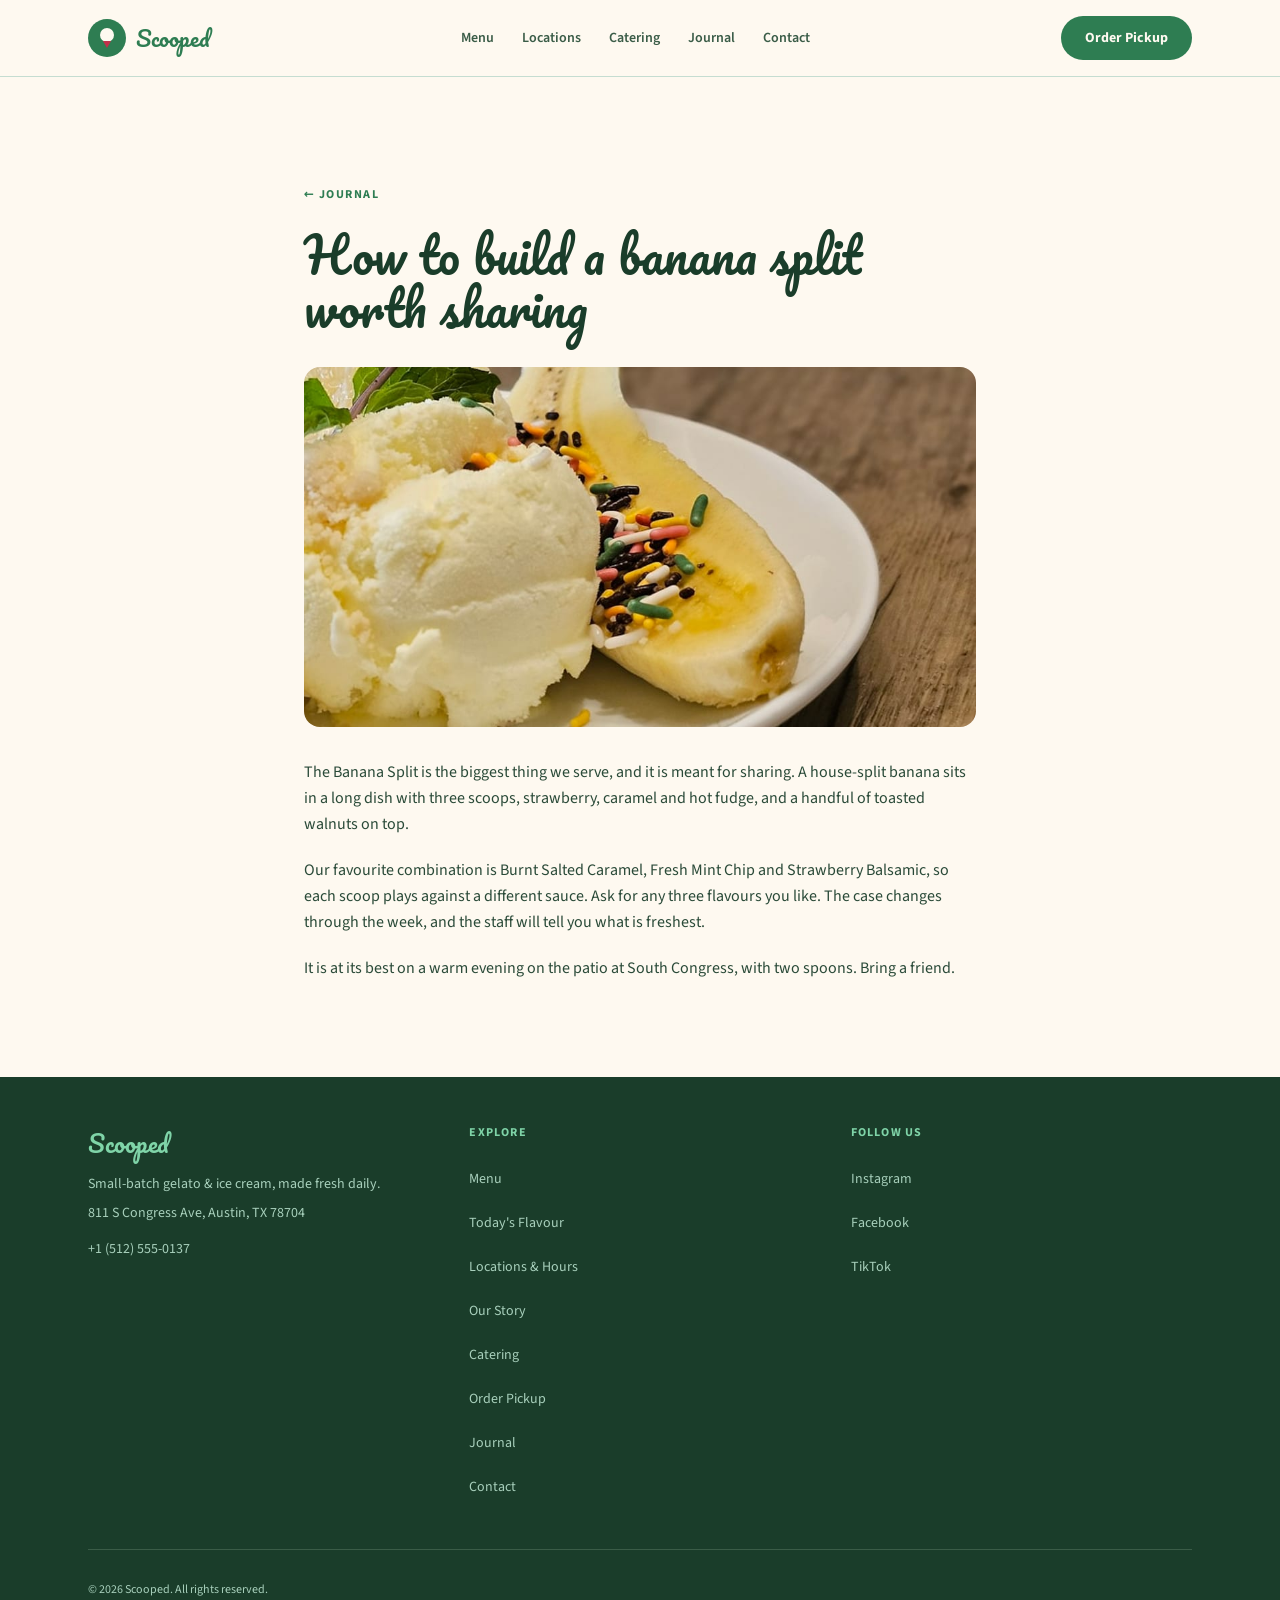
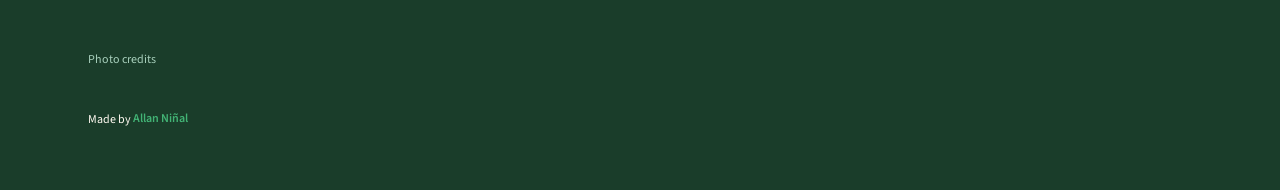
<file: journal/building-a-banana-split/index.html>
<!DOCTYPE html><html lang="en" class="scroll-smooth"> <head><meta charset="utf-8"><meta name="viewport" content="width=device-width, initial-scale=1, viewport-fit=cover"><meta name="theme-color" content="#FEF9F0"><title>How to build a banana split worth sharing — Scooped</title><meta name="description" content="Three scoops, three sauces and toasted walnuts. Our tips for the biggest dish on the menu."><link rel="canonical" href="https://example.com/journal/building-a-banana-split/"><meta name="robots" content="index, follow"><meta name="author" content="Scooped"><!-- Open Graph --><meta property="og:title" content="How to build a banana split worth sharing — Scooped"><meta property="og:description" content="Three scoops, three sauces and toasted walnuts. Our tips for the biggest dish on the menu."><meta property="og:url" content="https://example.com/journal/building-a-banana-split/"><meta property="og:type" content="restaurant.cafe"><meta property="og:site_name" content="Scooped"><meta property="og:locale" content="en_US"><meta property="og:image" content="https://example.com/og-image.png"><meta property="og:image:type" content="image/png"><meta property="og:image:width" content="1200"><meta property="og:image:height" content="630"><meta property="og:image:alt" content="Scooped — Artisan Gelato &#38; Ice Cream, Austin TX"><!-- Twitter / X --><meta name="twitter:card" content="summary_large_image"><meta name="twitter:site" content="@example"><meta name="twitter:creator" content="@example"><meta name="twitter:title" content="How to build a banana split worth sharing — Scooped"><meta name="twitter:description" content="Three scoops, three sauces and toasted walnuts. Our tips for the biggest dish on the menu."><meta name="twitter:image" content="https://example.com/og-image.png"><link rel="icon" href="../../favicon.svg" type="image/svg+xml"><link rel="apple-touch-icon" href="../../favicon.svg"><script type="application/ld+json">{"@context":"https://schema.org","@type":"BreadcrumbList","itemListElement":[{"@type":"ListItem","position":1,"name":"Home","item":"https://example.com/"},{"@type":"ListItem","position":2,"name":"Journal","item":"https://example.com/journal/"},{"@type":"ListItem","position":3,"name":"How to build a banana split worth sharing","item":"https://example.com/journal/building-a-banana-split/"}]}</script><link rel="stylesheet" href="../../assets/index.DnXCkEbv.css"></head> <body class="min-h-screen flex flex-col antialiased"> <a href="#main-content" class="sr-only focus:not-sr-only focus:fixed focus:top-4 focus:left-4 focus:z-[100] btn-primary">
Skip to main content
</a> <header style="background-color: var(--color-bg); border-bottom: 1px solid var(--color-border);" class="sticky top-0 z-50" data-astro-cid-ctg3m53h> <div class="container-x py-4 flex items-center justify-between gap-4" data-astro-cid-ctg3m53h> <!-- Logo / wordmark --> <a href="../../index.html" class="flex items-center gap-2.5 text-decoration-none" aria-label="Scooped — home" data-astro-cid-ctg3m53h> <!-- Scoop icon (SVG inline) --> <span aria-hidden="true" style="display:flex;align-items:center;justify-content:center;width:38px;height:38px;border-radius:50%;background-color:var(--color-accent);" data-astro-cid-ctg3m53h> <svg width="22" height="22" viewBox="0 0 22 22" fill="none" aria-hidden="true" focusable="false" data-astro-cid-ctg3m53h> <!-- scoop circle --> <circle cx="11" cy="8" r="7" fill="#FEF9F0" data-astro-cid-ctg3m53h></circle> <!-- cone --> <path d="M7 14 L11 21 L15 14 Z" fill="#C0304A" data-astro-cid-ctg3m53h></path> </svg> </span> <span style="font-family:'Pacifico',cursive;font-size:1.35rem;font-weight:400;color:var(--color-accent);" data-astro-cid-ctg3m53h>Scooped</span> </a> <!-- Desktop nav --> <nav aria-label="Main navigation" class="hidden lg:flex items-center gap-1" data-astro-cid-ctg3m53h> <a href="../../menu/index.html" class="px-3 text-sm font-semibold hover:opacity-70 transition-opacity" style="color:var(--color-text-muted); min-height:44px; display:inline-flex; align-items:center;" data-astro-cid-ctg3m53h>Menu</a><a href="../../index.html#locations" class="px-3 text-sm font-semibold hover:opacity-70 transition-opacity" style="color:var(--color-text-muted); min-height:44px; display:inline-flex; align-items:center;" data-astro-cid-ctg3m53h>Locations</a><a href="../../index.html#catering" class="px-3 text-sm font-semibold hover:opacity-70 transition-opacity" style="color:var(--color-text-muted); min-height:44px; display:inline-flex; align-items:center;" data-astro-cid-ctg3m53h>Catering</a><a href="../index.html" class="px-3 text-sm font-semibold hover:opacity-70 transition-opacity" style="color:var(--color-text-muted); min-height:44px; display:inline-flex; align-items:center;" data-astro-cid-ctg3m53h>Journal</a><a href="../../contact/index.html" class="px-3 text-sm font-semibold hover:opacity-70 transition-opacity" style="color:var(--color-text-muted); min-height:44px; display:inline-flex; align-items:center;" data-astro-cid-ctg3m53h>Contact</a> </nav> <!-- Order CTA (desktop) --> <a href="../../index.html#order" class="btn-primary hidden lg:inline-flex text-sm" data-astro-cid-ctg3m53h>Order Pickup</a> <!-- Phone: menu and order button (no JavaScript) --> <div class="lg:hidden flex items-center gap-2" data-astro-cid-ctg3m53h> <details class="mobile-menu" data-astro-cid-ctg3m53h> <summary aria-label="Menu" data-astro-cid-ctg3m53h>Menu</summary> <nav aria-label="Mobile navigation" data-astro-cid-ctg3m53h> <a href="../../menu/index.html" data-astro-cid-ctg3m53h>Menu</a><a href="../../index.html#locations" data-astro-cid-ctg3m53h>Locations</a><a href="../../index.html#catering" data-astro-cid-ctg3m53h>Catering</a><a href="../index.html" data-astro-cid-ctg3m53h>Journal</a><a href="../../contact/index.html" data-astro-cid-ctg3m53h>Contact</a> </nav> </details> <a href="../../index.html#order" class="btn-primary text-sm whitespace-nowrap" style="min-height: 44px;" data-astro-cid-ctg3m53h>Order</a> </div> </div> </header>  <main id="main-content" class="flex-1">  <article class="container-x section-py" aria-labelledby="post-heading"> <div class="max-w-2xl mx-auto"> <p class="label-eyebrow mb-3"><a href="../index.html" style="color: inherit; display: inline-block; min-height: 44px; line-height: 44px;">&larr; Journal</a></p> <h1 id="post-heading" class="font-display" style="font-size: clamp(2rem, 5vw, 3rem); line-height: 1.1; color: var(--color-text);">How to build a banana split worth sharing</h1> <img src="../../images/gallery/banana-split.jpg" alt="A banana split sundae with three scoops, hot fudge, and toasted walnuts served in a long white dish" width="1000" height="1000" decoding="async" class="w-full object-cover mt-8 rounded-2xl" style="max-height: 360px;"> <div class="mt-8 grid gap-5"> <p class="text-base leading-relaxed" style="color: var(--color-text-body);">The Banana Split is the biggest thing we serve, and it is meant for sharing. A house-split banana sits in a long dish with three scoops, strawberry, caramel and hot fudge, and a handful of toasted walnuts on top.</p><p class="text-base leading-relaxed" style="color: var(--color-text-body);">Our favourite combination is Burnt Salted Caramel, Fresh Mint Chip and Strawberry Balsamic, so each scoop plays against a different sauce. Ask for any three flavours you like. The case changes through the week, and the staff will tell you what is freshest.</p><p class="text-base leading-relaxed" style="color: var(--color-text-body);">It is at its best on a warm evening on the patio at South Congress, with two spoons. Bring a friend.</p> </div> </div> </article>  </main> <footer style="background-color: var(--color-dark-bg); color: var(--color-dark-text);" data-astro-cid-gcn2mc3v> <div class="container-x py-12" data-astro-cid-gcn2mc3v> <div class="grid gap-10 md:grid-cols-3 mb-10" data-astro-cid-gcn2mc3v> <!-- Brand --> <div data-astro-cid-gcn2mc3v> <a href="../../index.html" aria-label="Scooped home" class="inline-block mb-3" data-astro-cid-gcn2mc3v> <span style="font-family:'Pacifico',cursive;font-size:1.5rem;font-weight:400;color:var(--color-accent-light);" data-astro-cid-gcn2mc3v>Scooped</span> </a> <p class="text-sm" style="color:var(--color-dark-muted);line-height:1.6;" data-astro-cid-gcn2mc3v> Small-batch gelato &amp; ice cream, made fresh daily. </p> <p class="mt-2 text-sm" style="color:var(--color-dark-muted);" data-astro-cid-gcn2mc3v> 811 S Congress Ave, Austin, TX 78704 </p> <p class="mt-1 text-sm" style="color:var(--color-dark-muted);" data-astro-cid-gcn2mc3v> <a href="tel:+1(512)555-0137" class="hover:opacity-80 transition-opacity" style="display:inline-flex;align-items:center;min-height:44px;" data-astro-cid-gcn2mc3v>+1 (512) 555-0137</a> </p> </div> <!-- Nav links --> <nav aria-label="Footer navigation" data-astro-cid-gcn2mc3v> <p class="text-xs font-bold uppercase tracking-widest mb-4" style="color:var(--color-accent-light);" data-astro-cid-gcn2mc3v>Explore</p> <ul class="text-sm" style="color:var(--color-dark-muted);" data-astro-cid-gcn2mc3v> <li data-astro-cid-gcn2mc3v><a href="../../menu/index.html" class="hover:opacity-80 transition-opacity" style="display:inline-flex;align-items:center;min-height:44px;" data-astro-cid-gcn2mc3v>Menu</a></li><li data-astro-cid-gcn2mc3v><a href="../../index.html#flavour-of-the-day" class="hover:opacity-80 transition-opacity" style="display:inline-flex;align-items:center;min-height:44px;" data-astro-cid-gcn2mc3v>Today&#39;s Flavour</a></li><li data-astro-cid-gcn2mc3v><a href="../../index.html#locations" class="hover:opacity-80 transition-opacity" style="display:inline-flex;align-items:center;min-height:44px;" data-astro-cid-gcn2mc3v>Locations &amp; Hours</a></li><li data-astro-cid-gcn2mc3v><a href="../../index.html#story" class="hover:opacity-80 transition-opacity" style="display:inline-flex;align-items:center;min-height:44px;" data-astro-cid-gcn2mc3v>Our Story</a></li><li data-astro-cid-gcn2mc3v><a href="../../index.html#catering" class="hover:opacity-80 transition-opacity" style="display:inline-flex;align-items:center;min-height:44px;" data-astro-cid-gcn2mc3v>Catering</a></li><li data-astro-cid-gcn2mc3v><a href="../../index.html#order" class="hover:opacity-80 transition-opacity" style="display:inline-flex;align-items:center;min-height:44px;" data-astro-cid-gcn2mc3v>Order Pickup</a></li><li data-astro-cid-gcn2mc3v><a href="../index.html" class="hover:opacity-80 transition-opacity" style="display:inline-flex;align-items:center;min-height:44px;" data-astro-cid-gcn2mc3v>Journal</a></li><li data-astro-cid-gcn2mc3v><a href="../../contact/index.html" class="hover:opacity-80 transition-opacity" style="display:inline-flex;align-items:center;min-height:44px;" data-astro-cid-gcn2mc3v>Contact</a></li> </ul> </nav> <!-- Socials + built by --> <div data-astro-cid-gcn2mc3v> <p class="text-xs font-bold uppercase tracking-widest mb-4" style="color:var(--color-accent-light);" data-astro-cid-gcn2mc3v>Follow Us</p> <ul class="text-sm" style="color:var(--color-dark-muted);" data-astro-cid-gcn2mc3v> <li data-astro-cid-gcn2mc3v> <a href="https://instagram.com/scoopedatx" target="_blank" rel="noopener noreferrer" class="hover:opacity-80 transition-opacity" style="display:inline-flex;align-items:center;min-height:44px;" data-astro-cid-gcn2mc3v>Instagram</a> </li> <li data-astro-cid-gcn2mc3v> <a href="https://facebook.com/scoopedatx" target="_blank" rel="noopener noreferrer" class="hover:opacity-80 transition-opacity" style="display:inline-flex;align-items:center;min-height:44px;" data-astro-cid-gcn2mc3v>Facebook</a> </li> <li data-astro-cid-gcn2mc3v> <a href="https://tiktok.com/@scoopedatx" target="_blank" rel="noopener noreferrer" class="hover:opacity-80 transition-opacity" style="display:inline-flex;align-items:center;min-height:44px;" data-astro-cid-gcn2mc3v>TikTok</a> </li> </ul> </div> </div> <div class="pt-8 border-t flex flex-col sm:flex-row items-start sm:items-center justify-between gap-4" style="border-color:var(--color-dark-border);" data-astro-cid-gcn2mc3v> <p class="text-xs" style="color:var(--color-dark-muted);" data-astro-cid-gcn2mc3v>
&copy; 2026 Scooped. All rights reserved.
</p> </div> <!-- Photo credits. Required while you use the demo photos (Unsplash asks for
         the photographer and a link). Delete this whole <details> block once you
         have replaced the photos with your own. --> <details class="mt-10 text-xs" style="color:var(--color-dark-muted);" data-photo-credits data-astro-cid-gcn2mc3v> <summary style="cursor:pointer;min-height:44px;display:flex;align-items:center;" data-astro-cid-gcn2mc3v>Photo credits</summary> <p class="mt-2" data-astro-cid-gcn2mc3v>
Demo photographs from <a href="https://unsplash.com/?utm_source=allanninal_dev&utm_medium=referral" style="color:var(--color-dark-text);text-decoration:underline;" data-astro-cid-gcn2mc3v>Unsplash</a>. Replace them, and these credits, with your own before launch.
</p> <ul class="mt-2 space-y-1" data-astro-cid-gcn2mc3v> <li data-astro-cid-gcn2mc3v>Ice cream shop hero: Photo by <a href="https://unsplash.com/@sheri_silver?utm_source=allanninal_dev&utm_medium=referral" style="color:var(--color-dark-text);text-decoration:underline;" data-astro-cid-gcn2mc3v>sheri silver</a> on <a href="https://unsplash.com/photos/k9YuEwhnxpA?utm_source=allanninal_dev&utm_medium=referral" style="color:var(--color-dark-text);text-decoration:underline;" data-astro-cid-gcn2mc3v>Unsplash</a></li><li data-astro-cid-gcn2mc3v>Honey Lavender: Photo by <a href="https://unsplash.com/@sonyz?utm_source=allanninal_dev&utm_medium=referral" style="color:var(--color-dark-text);text-decoration:underline;" data-astro-cid-gcn2mc3v>Hazwan Hashim</a> on <a href="https://unsplash.com/photos/A0UdeFYxwsM?utm_source=allanninal_dev&utm_medium=referral" style="color:var(--color-dark-text);text-decoration:underline;" data-astro-cid-gcn2mc3v>Unsplash</a></li><li data-astro-cid-gcn2mc3v>Triple scoop: Photo by <a href="https://unsplash.com/@rachaelgorjestani?utm_source=allanninal_dev&utm_medium=referral" style="color:var(--color-dark-text);text-decoration:underline;" data-astro-cid-gcn2mc3v>Rachael Gorjestani</a> on <a href="https://unsplash.com/photos/HLt6jQLf_J0?utm_source=allanninal_dev&utm_medium=referral" style="color:var(--color-dark-text);text-decoration:underline;" data-astro-cid-gcn2mc3v>Unsplash</a></li><li data-astro-cid-gcn2mc3v>The gelato case: Photo by <a href="https://unsplash.com/@mashauu?utm_source=allanninal_dev&utm_medium=referral" style="color:var(--color-dark-text);text-decoration:underline;" data-astro-cid-gcn2mc3v>masha.uu</a> on <a href="https://unsplash.com/photos/zbABzsqek9k?utm_source=allanninal_dev&utm_medium=referral" style="color:var(--color-dark-text);text-decoration:underline;" data-astro-cid-gcn2mc3v>Unsplash</a></li><li data-astro-cid-gcn2mc3v>Banana split: Photo by <a href="https://unsplash.com/@vira_yanar?utm_source=allanninal_dev&utm_medium=referral" style="color:var(--color-dark-text);text-decoration:underline;" data-astro-cid-gcn2mc3v>Elvira Syamsir</a> on <a href="https://unsplash.com/photos/-pMouvVX0Ok?utm_source=allanninal_dev&utm_medium=referral" style="color:var(--color-dark-text);text-decoration:underline;" data-astro-cid-gcn2mc3v>Unsplash</a></li><li data-astro-cid-gcn2mc3v>Two friends eating gelato: Photo by <a href="https://unsplash.com/@fernanddecanne?utm_source=allanninal_dev&utm_medium=referral" style="color:var(--color-dark-text);text-decoration:underline;" data-astro-cid-gcn2mc3v>Fernand De Canne</a> on <a href="https://unsplash.com/photos/man-and-woman-sitting-on-concrete-stairs-CsEL82ikGRA?utm_source=allanninal_dev&utm_medium=referral" style="color:var(--color-dark-text);text-decoration:underline;" data-astro-cid-gcn2mc3v>Unsplash</a></li><li data-astro-cid-gcn2mc3v>A serving window with two stools: Photo by <a href="https://unsplash.com/@declansun?utm_source=allanninal_dev&utm_medium=referral" style="color:var(--color-dark-text);text-decoration:underline;" data-astro-cid-gcn2mc3v>Declan Sun</a> on <a href="https://unsplash.com/photos/two-stools-sitting-in-front-of-a-window-lflRHKxUGbY?utm_source=allanninal_dev&utm_medium=referral" style="color:var(--color-dark-text);text-decoration:underline;" data-astro-cid-gcn2mc3v>Unsplash</a></li> </ul> </details>  <p class="maker-credit" data-maker-credit="1" data-astro-cid-gcn2mc3v>Made by <a style="display:inline-flex;align-items:center;min-height:44px;" href="https://www.linkedin.com/in/allanninal/" data-maker-credit="1" target="_blank" rel="noopener noreferrer" data-astro-cid-gcn2mc3v>Allan Ni&ntilde;al</a></p> </div> </footer>   </body></html>
</file>
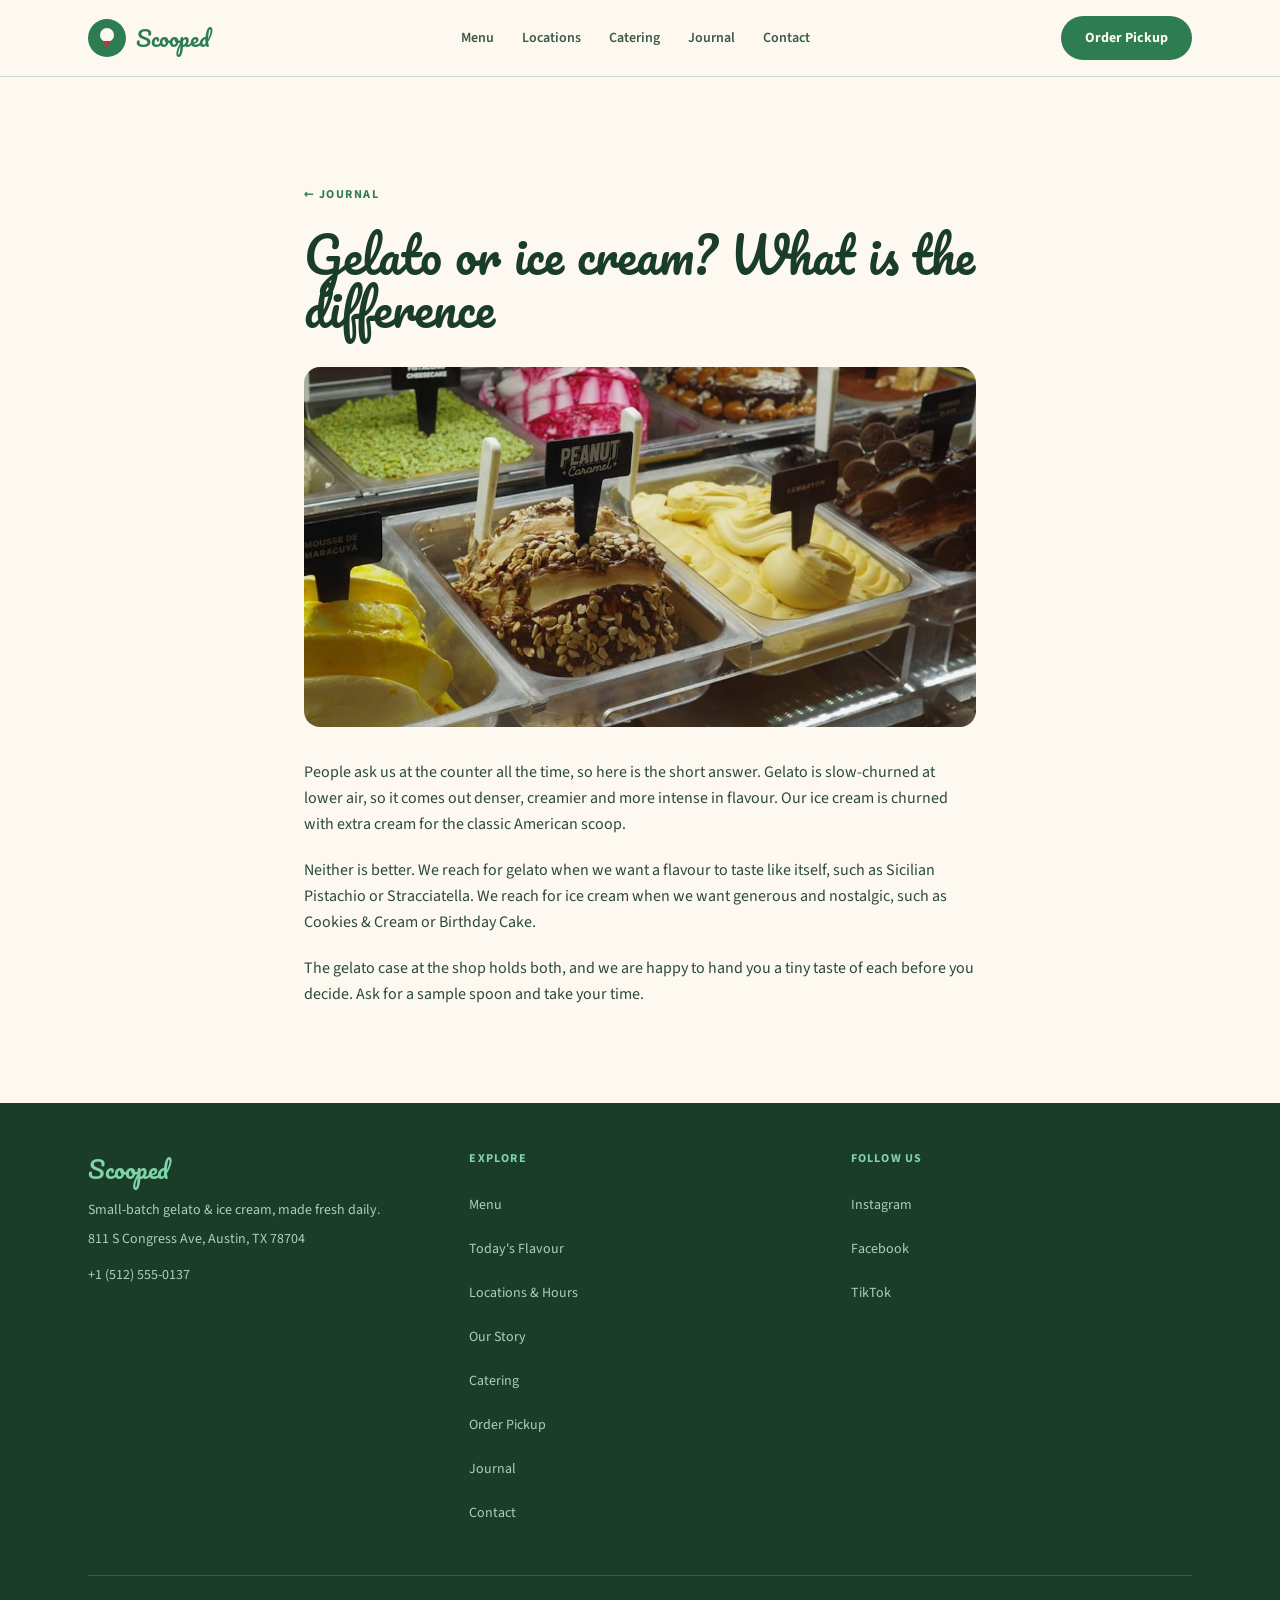
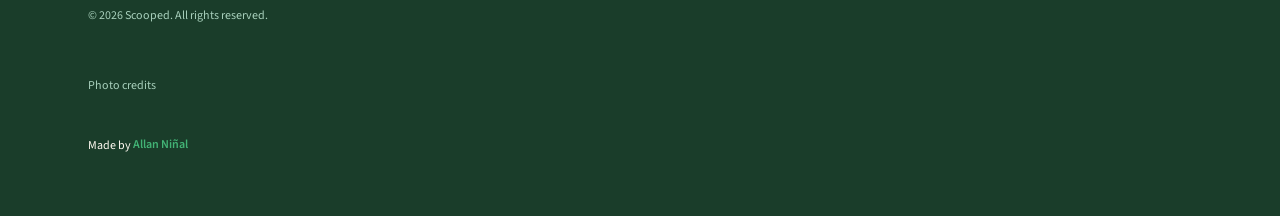
<file: journal/gelato-or-ice-cream/index.html>
<!DOCTYPE html><html lang="en" class="scroll-smooth"> <head><meta charset="utf-8"><meta name="viewport" content="width=device-width, initial-scale=1, viewport-fit=cover"><meta name="theme-color" content="#FEF9F0"><title>Gelato or ice cream? What is the difference — Scooped</title><meta name="description" content="We make both, every morning. Here is how they differ in the scoop and the spoon."><link rel="canonical" href="https://example.com/journal/gelato-or-ice-cream/"><meta name="robots" content="index, follow"><meta name="author" content="Scooped"><!-- Open Graph --><meta property="og:title" content="Gelato or ice cream? What is the difference — Scooped"><meta property="og:description" content="We make both, every morning. Here is how they differ in the scoop and the spoon."><meta property="og:url" content="https://example.com/journal/gelato-or-ice-cream/"><meta property="og:type" content="restaurant.cafe"><meta property="og:site_name" content="Scooped"><meta property="og:locale" content="en_US"><meta property="og:image" content="https://example.com/og-image.png"><meta property="og:image:type" content="image/png"><meta property="og:image:width" content="1200"><meta property="og:image:height" content="630"><meta property="og:image:alt" content="Scooped — Artisan Gelato &#38; Ice Cream, Austin TX"><!-- Twitter / X --><meta name="twitter:card" content="summary_large_image"><meta name="twitter:site" content="@example"><meta name="twitter:creator" content="@example"><meta name="twitter:title" content="Gelato or ice cream? What is the difference — Scooped"><meta name="twitter:description" content="We make both, every morning. Here is how they differ in the scoop and the spoon."><meta name="twitter:image" content="https://example.com/og-image.png"><link rel="icon" href="../../favicon.svg" type="image/svg+xml"><link rel="apple-touch-icon" href="../../favicon.svg"><script type="application/ld+json">{"@context":"https://schema.org","@type":"BreadcrumbList","itemListElement":[{"@type":"ListItem","position":1,"name":"Home","item":"https://example.com/"},{"@type":"ListItem","position":2,"name":"Journal","item":"https://example.com/journal/"},{"@type":"ListItem","position":3,"name":"Gelato or ice cream? What is the difference","item":"https://example.com/journal/gelato-or-ice-cream/"}]}</script><link rel="stylesheet" href="../../assets/index.DnXCkEbv.css"></head> <body class="min-h-screen flex flex-col antialiased"> <a href="#main-content" class="sr-only focus:not-sr-only focus:fixed focus:top-4 focus:left-4 focus:z-[100] btn-primary">
Skip to main content
</a> <header style="background-color: var(--color-bg); border-bottom: 1px solid var(--color-border);" class="sticky top-0 z-50" data-astro-cid-ctg3m53h> <div class="container-x py-4 flex items-center justify-between gap-4" data-astro-cid-ctg3m53h> <!-- Logo / wordmark --> <a href="../../index.html" class="flex items-center gap-2.5 text-decoration-none" aria-label="Scooped — home" data-astro-cid-ctg3m53h> <!-- Scoop icon (SVG inline) --> <span aria-hidden="true" style="display:flex;align-items:center;justify-content:center;width:38px;height:38px;border-radius:50%;background-color:var(--color-accent);" data-astro-cid-ctg3m53h> <svg width="22" height="22" viewBox="0 0 22 22" fill="none" aria-hidden="true" focusable="false" data-astro-cid-ctg3m53h> <!-- scoop circle --> <circle cx="11" cy="8" r="7" fill="#FEF9F0" data-astro-cid-ctg3m53h></circle> <!-- cone --> <path d="M7 14 L11 21 L15 14 Z" fill="#C0304A" data-astro-cid-ctg3m53h></path> </svg> </span> <span style="font-family:'Pacifico',cursive;font-size:1.35rem;font-weight:400;color:var(--color-accent);" data-astro-cid-ctg3m53h>Scooped</span> </a> <!-- Desktop nav --> <nav aria-label="Main navigation" class="hidden lg:flex items-center gap-1" data-astro-cid-ctg3m53h> <a href="../../menu/index.html" class="px-3 text-sm font-semibold hover:opacity-70 transition-opacity" style="color:var(--color-text-muted); min-height:44px; display:inline-flex; align-items:center;" data-astro-cid-ctg3m53h>Menu</a><a href="../../index.html#locations" class="px-3 text-sm font-semibold hover:opacity-70 transition-opacity" style="color:var(--color-text-muted); min-height:44px; display:inline-flex; align-items:center;" data-astro-cid-ctg3m53h>Locations</a><a href="../../index.html#catering" class="px-3 text-sm font-semibold hover:opacity-70 transition-opacity" style="color:var(--color-text-muted); min-height:44px; display:inline-flex; align-items:center;" data-astro-cid-ctg3m53h>Catering</a><a href="../index.html" class="px-3 text-sm font-semibold hover:opacity-70 transition-opacity" style="color:var(--color-text-muted); min-height:44px; display:inline-flex; align-items:center;" data-astro-cid-ctg3m53h>Journal</a><a href="../../contact/index.html" class="px-3 text-sm font-semibold hover:opacity-70 transition-opacity" style="color:var(--color-text-muted); min-height:44px; display:inline-flex; align-items:center;" data-astro-cid-ctg3m53h>Contact</a> </nav> <!-- Order CTA (desktop) --> <a href="../../index.html#order" class="btn-primary hidden lg:inline-flex text-sm" data-astro-cid-ctg3m53h>Order Pickup</a> <!-- Phone: menu and order button (no JavaScript) --> <div class="lg:hidden flex items-center gap-2" data-astro-cid-ctg3m53h> <details class="mobile-menu" data-astro-cid-ctg3m53h> <summary aria-label="Menu" data-astro-cid-ctg3m53h>Menu</summary> <nav aria-label="Mobile navigation" data-astro-cid-ctg3m53h> <a href="../../menu/index.html" data-astro-cid-ctg3m53h>Menu</a><a href="../../index.html#locations" data-astro-cid-ctg3m53h>Locations</a><a href="../../index.html#catering" data-astro-cid-ctg3m53h>Catering</a><a href="../index.html" data-astro-cid-ctg3m53h>Journal</a><a href="../../contact/index.html" data-astro-cid-ctg3m53h>Contact</a> </nav> </details> <a href="../../index.html#order" class="btn-primary text-sm whitespace-nowrap" style="min-height: 44px;" data-astro-cid-ctg3m53h>Order</a> </div> </div> </header>  <main id="main-content" class="flex-1">  <article class="container-x section-py" aria-labelledby="post-heading"> <div class="max-w-2xl mx-auto"> <p class="label-eyebrow mb-3"><a href="../index.html" style="color: inherit; display: inline-block; min-height: 44px; line-height: 44px;">&larr; Journal</a></p> <h1 id="post-heading" class="font-display" style="font-size: clamp(2rem, 5vw, 3rem); line-height: 1.1; color: var(--color-text);">Gelato or ice cream? What is the difference</h1> <img src="../../images/gallery/case.jpg" alt="A row of gelato pans in pistachio green, strawberry red, and vanilla cream inside the gelateria case" width="1000" height="1000" decoding="async" class="w-full object-cover mt-8 rounded-2xl" style="max-height: 360px;"> <div class="mt-8 grid gap-5"> <p class="text-base leading-relaxed" style="color: var(--color-text-body);">People ask us at the counter all the time, so here is the short answer. Gelato is slow-churned at lower air, so it comes out denser, creamier and more intense in flavour. Our ice cream is churned with extra cream for the classic American scoop.</p><p class="text-base leading-relaxed" style="color: var(--color-text-body);">Neither is better. We reach for gelato when we want a flavour to taste like itself, such as Sicilian Pistachio or Stracciatella. We reach for ice cream when we want generous and nostalgic, such as Cookies &amp; Cream or Birthday Cake.</p><p class="text-base leading-relaxed" style="color: var(--color-text-body);">The gelato case at the shop holds both, and we are happy to hand you a tiny taste of each before you decide. Ask for a sample spoon and take your time.</p> </div> </div> </article>  </main> <footer style="background-color: var(--color-dark-bg); color: var(--color-dark-text);" data-astro-cid-gcn2mc3v> <div class="container-x py-12" data-astro-cid-gcn2mc3v> <div class="grid gap-10 md:grid-cols-3 mb-10" data-astro-cid-gcn2mc3v> <!-- Brand --> <div data-astro-cid-gcn2mc3v> <a href="../../index.html" aria-label="Scooped home" class="inline-block mb-3" data-astro-cid-gcn2mc3v> <span style="font-family:'Pacifico',cursive;font-size:1.5rem;font-weight:400;color:var(--color-accent-light);" data-astro-cid-gcn2mc3v>Scooped</span> </a> <p class="text-sm" style="color:var(--color-dark-muted);line-height:1.6;" data-astro-cid-gcn2mc3v> Small-batch gelato &amp; ice cream, made fresh daily. </p> <p class="mt-2 text-sm" style="color:var(--color-dark-muted);" data-astro-cid-gcn2mc3v> 811 S Congress Ave, Austin, TX 78704 </p> <p class="mt-1 text-sm" style="color:var(--color-dark-muted);" data-astro-cid-gcn2mc3v> <a href="tel:+1(512)555-0137" class="hover:opacity-80 transition-opacity" style="display:inline-flex;align-items:center;min-height:44px;" data-astro-cid-gcn2mc3v>+1 (512) 555-0137</a> </p> </div> <!-- Nav links --> <nav aria-label="Footer navigation" data-astro-cid-gcn2mc3v> <p class="text-xs font-bold uppercase tracking-widest mb-4" style="color:var(--color-accent-light);" data-astro-cid-gcn2mc3v>Explore</p> <ul class="text-sm" style="color:var(--color-dark-muted);" data-astro-cid-gcn2mc3v> <li data-astro-cid-gcn2mc3v><a href="../../menu/index.html" class="hover:opacity-80 transition-opacity" style="display:inline-flex;align-items:center;min-height:44px;" data-astro-cid-gcn2mc3v>Menu</a></li><li data-astro-cid-gcn2mc3v><a href="../../index.html#flavour-of-the-day" class="hover:opacity-80 transition-opacity" style="display:inline-flex;align-items:center;min-height:44px;" data-astro-cid-gcn2mc3v>Today&#39;s Flavour</a></li><li data-astro-cid-gcn2mc3v><a href="../../index.html#locations" class="hover:opacity-80 transition-opacity" style="display:inline-flex;align-items:center;min-height:44px;" data-astro-cid-gcn2mc3v>Locations &amp; Hours</a></li><li data-astro-cid-gcn2mc3v><a href="../../index.html#story" class="hover:opacity-80 transition-opacity" style="display:inline-flex;align-items:center;min-height:44px;" data-astro-cid-gcn2mc3v>Our Story</a></li><li data-astro-cid-gcn2mc3v><a href="../../index.html#catering" class="hover:opacity-80 transition-opacity" style="display:inline-flex;align-items:center;min-height:44px;" data-astro-cid-gcn2mc3v>Catering</a></li><li data-astro-cid-gcn2mc3v><a href="../../index.html#order" class="hover:opacity-80 transition-opacity" style="display:inline-flex;align-items:center;min-height:44px;" data-astro-cid-gcn2mc3v>Order Pickup</a></li><li data-astro-cid-gcn2mc3v><a href="../index.html" class="hover:opacity-80 transition-opacity" style="display:inline-flex;align-items:center;min-height:44px;" data-astro-cid-gcn2mc3v>Journal</a></li><li data-astro-cid-gcn2mc3v><a href="../../contact/index.html" class="hover:opacity-80 transition-opacity" style="display:inline-flex;align-items:center;min-height:44px;" data-astro-cid-gcn2mc3v>Contact</a></li> </ul> </nav> <!-- Socials + built by --> <div data-astro-cid-gcn2mc3v> <p class="text-xs font-bold uppercase tracking-widest mb-4" style="color:var(--color-accent-light);" data-astro-cid-gcn2mc3v>Follow Us</p> <ul class="text-sm" style="color:var(--color-dark-muted);" data-astro-cid-gcn2mc3v> <li data-astro-cid-gcn2mc3v> <a href="https://instagram.com/scoopedatx" target="_blank" rel="noopener noreferrer" class="hover:opacity-80 transition-opacity" style="display:inline-flex;align-items:center;min-height:44px;" data-astro-cid-gcn2mc3v>Instagram</a> </li> <li data-astro-cid-gcn2mc3v> <a href="https://facebook.com/scoopedatx" target="_blank" rel="noopener noreferrer" class="hover:opacity-80 transition-opacity" style="display:inline-flex;align-items:center;min-height:44px;" data-astro-cid-gcn2mc3v>Facebook</a> </li> <li data-astro-cid-gcn2mc3v> <a href="https://tiktok.com/@scoopedatx" target="_blank" rel="noopener noreferrer" class="hover:opacity-80 transition-opacity" style="display:inline-flex;align-items:center;min-height:44px;" data-astro-cid-gcn2mc3v>TikTok</a> </li> </ul> </div> </div> <div class="pt-8 border-t flex flex-col sm:flex-row items-start sm:items-center justify-between gap-4" style="border-color:var(--color-dark-border);" data-astro-cid-gcn2mc3v> <p class="text-xs" style="color:var(--color-dark-muted);" data-astro-cid-gcn2mc3v>
&copy; 2026 Scooped. All rights reserved.
</p> </div> <!-- Photo credits. Required while you use the demo photos (Unsplash asks for
         the photographer and a link). Delete this whole <details> block once you
         have replaced the photos with your own. --> <details class="mt-10 text-xs" style="color:var(--color-dark-muted);" data-photo-credits data-astro-cid-gcn2mc3v> <summary style="cursor:pointer;min-height:44px;display:flex;align-items:center;" data-astro-cid-gcn2mc3v>Photo credits</summary> <p class="mt-2" data-astro-cid-gcn2mc3v>
Demo photographs from <a href="https://unsplash.com/?utm_source=allanninal_dev&utm_medium=referral" style="color:var(--color-dark-text);text-decoration:underline;" data-astro-cid-gcn2mc3v>Unsplash</a>. Replace them, and these credits, with your own before launch.
</p> <ul class="mt-2 space-y-1" data-astro-cid-gcn2mc3v> <li data-astro-cid-gcn2mc3v>Ice cream shop hero: Photo by <a href="https://unsplash.com/@sheri_silver?utm_source=allanninal_dev&utm_medium=referral" style="color:var(--color-dark-text);text-decoration:underline;" data-astro-cid-gcn2mc3v>sheri silver</a> on <a href="https://unsplash.com/photos/k9YuEwhnxpA?utm_source=allanninal_dev&utm_medium=referral" style="color:var(--color-dark-text);text-decoration:underline;" data-astro-cid-gcn2mc3v>Unsplash</a></li><li data-astro-cid-gcn2mc3v>Honey Lavender: Photo by <a href="https://unsplash.com/@sonyz?utm_source=allanninal_dev&utm_medium=referral" style="color:var(--color-dark-text);text-decoration:underline;" data-astro-cid-gcn2mc3v>Hazwan Hashim</a> on <a href="https://unsplash.com/photos/A0UdeFYxwsM?utm_source=allanninal_dev&utm_medium=referral" style="color:var(--color-dark-text);text-decoration:underline;" data-astro-cid-gcn2mc3v>Unsplash</a></li><li data-astro-cid-gcn2mc3v>Triple scoop: Photo by <a href="https://unsplash.com/@rachaelgorjestani?utm_source=allanninal_dev&utm_medium=referral" style="color:var(--color-dark-text);text-decoration:underline;" data-astro-cid-gcn2mc3v>Rachael Gorjestani</a> on <a href="https://unsplash.com/photos/HLt6jQLf_J0?utm_source=allanninal_dev&utm_medium=referral" style="color:var(--color-dark-text);text-decoration:underline;" data-astro-cid-gcn2mc3v>Unsplash</a></li><li data-astro-cid-gcn2mc3v>The gelato case: Photo by <a href="https://unsplash.com/@mashauu?utm_source=allanninal_dev&utm_medium=referral" style="color:var(--color-dark-text);text-decoration:underline;" data-astro-cid-gcn2mc3v>masha.uu</a> on <a href="https://unsplash.com/photos/zbABzsqek9k?utm_source=allanninal_dev&utm_medium=referral" style="color:var(--color-dark-text);text-decoration:underline;" data-astro-cid-gcn2mc3v>Unsplash</a></li><li data-astro-cid-gcn2mc3v>Banana split: Photo by <a href="https://unsplash.com/@vira_yanar?utm_source=allanninal_dev&utm_medium=referral" style="color:var(--color-dark-text);text-decoration:underline;" data-astro-cid-gcn2mc3v>Elvira Syamsir</a> on <a href="https://unsplash.com/photos/-pMouvVX0Ok?utm_source=allanninal_dev&utm_medium=referral" style="color:var(--color-dark-text);text-decoration:underline;" data-astro-cid-gcn2mc3v>Unsplash</a></li><li data-astro-cid-gcn2mc3v>Two friends eating gelato: Photo by <a href="https://unsplash.com/@fernanddecanne?utm_source=allanninal_dev&utm_medium=referral" style="color:var(--color-dark-text);text-decoration:underline;" data-astro-cid-gcn2mc3v>Fernand De Canne</a> on <a href="https://unsplash.com/photos/man-and-woman-sitting-on-concrete-stairs-CsEL82ikGRA?utm_source=allanninal_dev&utm_medium=referral" style="color:var(--color-dark-text);text-decoration:underline;" data-astro-cid-gcn2mc3v>Unsplash</a></li><li data-astro-cid-gcn2mc3v>A serving window with two stools: Photo by <a href="https://unsplash.com/@declansun?utm_source=allanninal_dev&utm_medium=referral" style="color:var(--color-dark-text);text-decoration:underline;" data-astro-cid-gcn2mc3v>Declan Sun</a> on <a href="https://unsplash.com/photos/two-stools-sitting-in-front-of-a-window-lflRHKxUGbY?utm_source=allanninal_dev&utm_medium=referral" style="color:var(--color-dark-text);text-decoration:underline;" data-astro-cid-gcn2mc3v>Unsplash</a></li> </ul> </details>  <p class="maker-credit" data-maker-credit="1" data-astro-cid-gcn2mc3v>Made by <a style="display:inline-flex;align-items:center;min-height:44px;" href="https://www.linkedin.com/in/allanninal/" data-maker-credit="1" target="_blank" rel="noopener noreferrer" data-astro-cid-gcn2mc3v>Allan Ni&ntilde;al</a></p> </div> </footer>   </body></html>
</file>
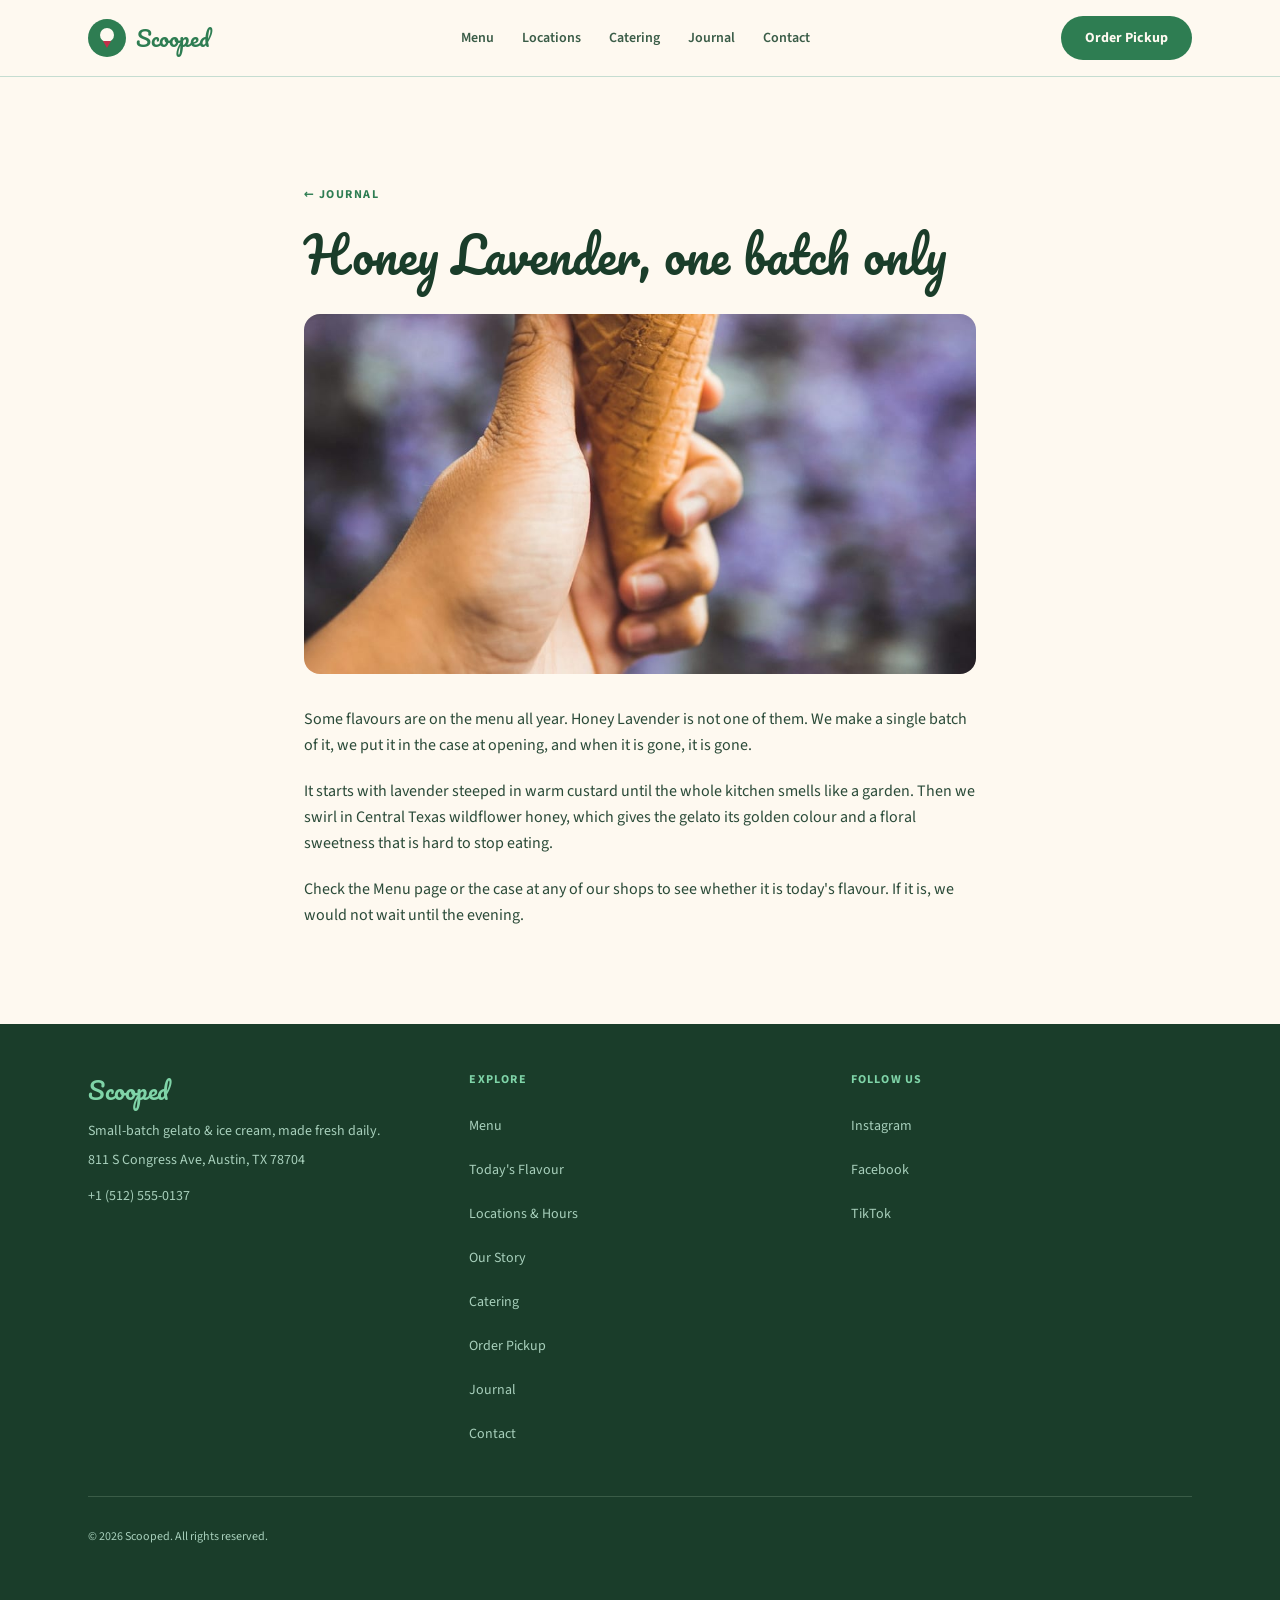
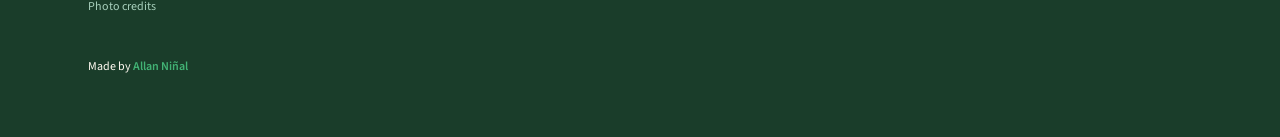
<file: journal/honey-lavender-one-batch/index.html>
<!DOCTYPE html><html lang="en" class="scroll-smooth"> <head><meta charset="utf-8"><meta name="viewport" content="width=device-width, initial-scale=1, viewport-fit=cover"><meta name="theme-color" content="#FEF9F0"><title>Honey Lavender, one batch only — Scooped</title><meta name="description" content="Today's flavour of the day is a one-off. Here is how a single batch comes together."><link rel="canonical" href="https://example.com/journal/honey-lavender-one-batch/"><meta name="robots" content="index, follow"><meta name="author" content="Scooped"><!-- Open Graph --><meta property="og:title" content="Honey Lavender, one batch only — Scooped"><meta property="og:description" content="Today's flavour of the day is a one-off. Here is how a single batch comes together."><meta property="og:url" content="https://example.com/journal/honey-lavender-one-batch/"><meta property="og:type" content="restaurant.cafe"><meta property="og:site_name" content="Scooped"><meta property="og:locale" content="en_US"><meta property="og:image" content="https://example.com/og-image.png"><meta property="og:image:type" content="image/png"><meta property="og:image:width" content="1200"><meta property="og:image:height" content="630"><meta property="og:image:alt" content="Scooped — Artisan Gelato &#38; Ice Cream, Austin TX"><!-- Twitter / X --><meta name="twitter:card" content="summary_large_image"><meta name="twitter:site" content="@example"><meta name="twitter:creator" content="@example"><meta name="twitter:title" content="Honey Lavender, one batch only — Scooped"><meta name="twitter:description" content="Today's flavour of the day is a one-off. Here is how a single batch comes together."><meta name="twitter:image" content="https://example.com/og-image.png"><link rel="icon" href="../../favicon.svg" type="image/svg+xml"><link rel="apple-touch-icon" href="../../favicon.svg"><script type="application/ld+json">{"@context":"https://schema.org","@type":"BreadcrumbList","itemListElement":[{"@type":"ListItem","position":1,"name":"Home","item":"https://example.com/"},{"@type":"ListItem","position":2,"name":"Journal","item":"https://example.com/journal/"},{"@type":"ListItem","position":3,"name":"Honey Lavender, one batch only","item":"https://example.com/journal/honey-lavender-one-batch/"}]}</script><link rel="stylesheet" href="../../assets/index.DnXCkEbv.css"></head> <body class="min-h-screen flex flex-col antialiased"> <a href="#main-content" class="sr-only focus:not-sr-only focus:fixed focus:top-4 focus:left-4 focus:z-[100] btn-primary">
Skip to main content
</a> <header style="background-color: var(--color-bg); border-bottom: 1px solid var(--color-border);" class="sticky top-0 z-50" data-astro-cid-ctg3m53h> <div class="container-x py-4 flex items-center justify-between gap-4" data-astro-cid-ctg3m53h> <!-- Logo / wordmark --> <a href="../../index.html" class="flex items-center gap-2.5 text-decoration-none" aria-label="Scooped — home" data-astro-cid-ctg3m53h> <!-- Scoop icon (SVG inline) --> <span aria-hidden="true" style="display:flex;align-items:center;justify-content:center;width:38px;height:38px;border-radius:50%;background-color:var(--color-accent);" data-astro-cid-ctg3m53h> <svg width="22" height="22" viewBox="0 0 22 22" fill="none" aria-hidden="true" focusable="false" data-astro-cid-ctg3m53h> <!-- scoop circle --> <circle cx="11" cy="8" r="7" fill="#FEF9F0" data-astro-cid-ctg3m53h></circle> <!-- cone --> <path d="M7 14 L11 21 L15 14 Z" fill="#C0304A" data-astro-cid-ctg3m53h></path> </svg> </span> <span style="font-family:'Pacifico',cursive;font-size:1.35rem;font-weight:400;color:var(--color-accent);" data-astro-cid-ctg3m53h>Scooped</span> </a> <!-- Desktop nav --> <nav aria-label="Main navigation" class="hidden lg:flex items-center gap-1" data-astro-cid-ctg3m53h> <a href="../../menu/index.html" class="px-3 text-sm font-semibold hover:opacity-70 transition-opacity" style="color:var(--color-text-muted); min-height:44px; display:inline-flex; align-items:center;" data-astro-cid-ctg3m53h>Menu</a><a href="../../index.html#locations" class="px-3 text-sm font-semibold hover:opacity-70 transition-opacity" style="color:var(--color-text-muted); min-height:44px; display:inline-flex; align-items:center;" data-astro-cid-ctg3m53h>Locations</a><a href="../../index.html#catering" class="px-3 text-sm font-semibold hover:opacity-70 transition-opacity" style="color:var(--color-text-muted); min-height:44px; display:inline-flex; align-items:center;" data-astro-cid-ctg3m53h>Catering</a><a href="../index.html" class="px-3 text-sm font-semibold hover:opacity-70 transition-opacity" style="color:var(--color-text-muted); min-height:44px; display:inline-flex; align-items:center;" data-astro-cid-ctg3m53h>Journal</a><a href="../../contact/index.html" class="px-3 text-sm font-semibold hover:opacity-70 transition-opacity" style="color:var(--color-text-muted); min-height:44px; display:inline-flex; align-items:center;" data-astro-cid-ctg3m53h>Contact</a> </nav> <!-- Order CTA (desktop) --> <a href="../../index.html#order" class="btn-primary hidden lg:inline-flex text-sm" data-astro-cid-ctg3m53h>Order Pickup</a> <!-- Phone: menu and order button (no JavaScript) --> <div class="lg:hidden flex items-center gap-2" data-astro-cid-ctg3m53h> <details class="mobile-menu" data-astro-cid-ctg3m53h> <summary aria-label="Menu" data-astro-cid-ctg3m53h>Menu</summary> <nav aria-label="Mobile navigation" data-astro-cid-ctg3m53h> <a href="../../menu/index.html" data-astro-cid-ctg3m53h>Menu</a><a href="../../index.html#locations" data-astro-cid-ctg3m53h>Locations</a><a href="../../index.html#catering" data-astro-cid-ctg3m53h>Catering</a><a href="../index.html" data-astro-cid-ctg3m53h>Journal</a><a href="../../contact/index.html" data-astro-cid-ctg3m53h>Contact</a> </nav> </details> <a href="../../index.html#order" class="btn-primary text-sm whitespace-nowrap" style="min-height: 44px;" data-astro-cid-ctg3m53h>Order</a> </div> </div> </header>  <main id="main-content" class="flex-1">  <article class="container-x section-py" aria-labelledby="post-heading"> <div class="max-w-2xl mx-auto"> <p class="label-eyebrow mb-3"><a href="../index.html" style="color: inherit; display: inline-block; min-height: 44px; line-height: 44px;">&larr; Journal</a></p> <h1 id="post-heading" class="font-display" style="font-size: clamp(2rem, 5vw, 3rem); line-height: 1.1; color: var(--color-text);">Honey Lavender, one batch only</h1> <img src="../../images/gallery/honey-lavender.jpg" alt="A purple soft-serve cone held against a blurred field of lavender flowers" width="1000" height="1000" decoding="async" class="w-full object-cover mt-8 rounded-2xl" style="max-height: 360px;"> <div class="mt-8 grid gap-5"> <p class="text-base leading-relaxed" style="color: var(--color-text-body);">Some flavours are on the menu all year. Honey Lavender is not one of them. We make a single batch of it, we put it in the case at opening, and when it is gone, it is gone.</p><p class="text-base leading-relaxed" style="color: var(--color-text-body);">It starts with lavender steeped in warm custard until the whole kitchen smells like a garden. Then we swirl in Central Texas wildflower honey, which gives the gelato its golden colour and a floral sweetness that is hard to stop eating.</p><p class="text-base leading-relaxed" style="color: var(--color-text-body);">Check the Menu page or the case at any of our shops to see whether it is today&#39;s flavour. If it is, we would not wait until the evening.</p> </div> </div> </article>  </main> <footer style="background-color: var(--color-dark-bg); color: var(--color-dark-text);" data-astro-cid-gcn2mc3v> <div class="container-x py-12" data-astro-cid-gcn2mc3v> <div class="grid gap-10 md:grid-cols-3 mb-10" data-astro-cid-gcn2mc3v> <!-- Brand --> <div data-astro-cid-gcn2mc3v> <a href="../../index.html" aria-label="Scooped home" class="inline-block mb-3" data-astro-cid-gcn2mc3v> <span style="font-family:'Pacifico',cursive;font-size:1.5rem;font-weight:400;color:var(--color-accent-light);" data-astro-cid-gcn2mc3v>Scooped</span> </a> <p class="text-sm" style="color:var(--color-dark-muted);line-height:1.6;" data-astro-cid-gcn2mc3v> Small-batch gelato &amp; ice cream, made fresh daily. </p> <p class="mt-2 text-sm" style="color:var(--color-dark-muted);" data-astro-cid-gcn2mc3v> 811 S Congress Ave, Austin, TX 78704 </p> <p class="mt-1 text-sm" style="color:var(--color-dark-muted);" data-astro-cid-gcn2mc3v> <a href="tel:+1(512)555-0137" class="hover:opacity-80 transition-opacity" style="display:inline-flex;align-items:center;min-height:44px;" data-astro-cid-gcn2mc3v>+1 (512) 555-0137</a> </p> </div> <!-- Nav links --> <nav aria-label="Footer navigation" data-astro-cid-gcn2mc3v> <p class="text-xs font-bold uppercase tracking-widest mb-4" style="color:var(--color-accent-light);" data-astro-cid-gcn2mc3v>Explore</p> <ul class="text-sm" style="color:var(--color-dark-muted);" data-astro-cid-gcn2mc3v> <li data-astro-cid-gcn2mc3v><a href="../../menu/index.html" class="hover:opacity-80 transition-opacity" style="display:inline-flex;align-items:center;min-height:44px;" data-astro-cid-gcn2mc3v>Menu</a></li><li data-astro-cid-gcn2mc3v><a href="../../index.html#flavour-of-the-day" class="hover:opacity-80 transition-opacity" style="display:inline-flex;align-items:center;min-height:44px;" data-astro-cid-gcn2mc3v>Today&#39;s Flavour</a></li><li data-astro-cid-gcn2mc3v><a href="../../index.html#locations" class="hover:opacity-80 transition-opacity" style="display:inline-flex;align-items:center;min-height:44px;" data-astro-cid-gcn2mc3v>Locations &amp; Hours</a></li><li data-astro-cid-gcn2mc3v><a href="../../index.html#story" class="hover:opacity-80 transition-opacity" style="display:inline-flex;align-items:center;min-height:44px;" data-astro-cid-gcn2mc3v>Our Story</a></li><li data-astro-cid-gcn2mc3v><a href="../../index.html#catering" class="hover:opacity-80 transition-opacity" style="display:inline-flex;align-items:center;min-height:44px;" data-astro-cid-gcn2mc3v>Catering</a></li><li data-astro-cid-gcn2mc3v><a href="../../index.html#order" class="hover:opacity-80 transition-opacity" style="display:inline-flex;align-items:center;min-height:44px;" data-astro-cid-gcn2mc3v>Order Pickup</a></li><li data-astro-cid-gcn2mc3v><a href="../index.html" class="hover:opacity-80 transition-opacity" style="display:inline-flex;align-items:center;min-height:44px;" data-astro-cid-gcn2mc3v>Journal</a></li><li data-astro-cid-gcn2mc3v><a href="../../contact/index.html" class="hover:opacity-80 transition-opacity" style="display:inline-flex;align-items:center;min-height:44px;" data-astro-cid-gcn2mc3v>Contact</a></li> </ul> </nav> <!-- Socials + built by --> <div data-astro-cid-gcn2mc3v> <p class="text-xs font-bold uppercase tracking-widest mb-4" style="color:var(--color-accent-light);" data-astro-cid-gcn2mc3v>Follow Us</p> <ul class="text-sm" style="color:var(--color-dark-muted);" data-astro-cid-gcn2mc3v> <li data-astro-cid-gcn2mc3v> <a href="https://instagram.com/scoopedatx" target="_blank" rel="noopener noreferrer" class="hover:opacity-80 transition-opacity" style="display:inline-flex;align-items:center;min-height:44px;" data-astro-cid-gcn2mc3v>Instagram</a> </li> <li data-astro-cid-gcn2mc3v> <a href="https://facebook.com/scoopedatx" target="_blank" rel="noopener noreferrer" class="hover:opacity-80 transition-opacity" style="display:inline-flex;align-items:center;min-height:44px;" data-astro-cid-gcn2mc3v>Facebook</a> </li> <li data-astro-cid-gcn2mc3v> <a href="https://tiktok.com/@scoopedatx" target="_blank" rel="noopener noreferrer" class="hover:opacity-80 transition-opacity" style="display:inline-flex;align-items:center;min-height:44px;" data-astro-cid-gcn2mc3v>TikTok</a> </li> </ul> </div> </div> <div class="pt-8 border-t flex flex-col sm:flex-row items-start sm:items-center justify-between gap-4" style="border-color:var(--color-dark-border);" data-astro-cid-gcn2mc3v> <p class="text-xs" style="color:var(--color-dark-muted);" data-astro-cid-gcn2mc3v>
&copy; 2026 Scooped. All rights reserved.
</p> </div> <!-- Photo credits. Required while you use the demo photos (Unsplash asks for
         the photographer and a link). Delete this whole <details> block once you
         have replaced the photos with your own. --> <details class="mt-10 text-xs" style="color:var(--color-dark-muted);" data-photo-credits data-astro-cid-gcn2mc3v> <summary style="cursor:pointer;min-height:44px;display:flex;align-items:center;" data-astro-cid-gcn2mc3v>Photo credits</summary> <p class="mt-2" data-astro-cid-gcn2mc3v>
Demo photographs from <a href="https://unsplash.com/?utm_source=allanninal_dev&utm_medium=referral" style="color:var(--color-dark-text);text-decoration:underline;" data-astro-cid-gcn2mc3v>Unsplash</a>. Replace them, and these credits, with your own before launch.
</p> <ul class="mt-2 space-y-1" data-astro-cid-gcn2mc3v> <li data-astro-cid-gcn2mc3v>Ice cream shop hero: Photo by <a href="https://unsplash.com/@sheri_silver?utm_source=allanninal_dev&utm_medium=referral" style="color:var(--color-dark-text);text-decoration:underline;" data-astro-cid-gcn2mc3v>sheri silver</a> on <a href="https://unsplash.com/photos/k9YuEwhnxpA?utm_source=allanninal_dev&utm_medium=referral" style="color:var(--color-dark-text);text-decoration:underline;" data-astro-cid-gcn2mc3v>Unsplash</a></li><li data-astro-cid-gcn2mc3v>Honey Lavender: Photo by <a href="https://unsplash.com/@sonyz?utm_source=allanninal_dev&utm_medium=referral" style="color:var(--color-dark-text);text-decoration:underline;" data-astro-cid-gcn2mc3v>Hazwan Hashim</a> on <a href="https://unsplash.com/photos/A0UdeFYxwsM?utm_source=allanninal_dev&utm_medium=referral" style="color:var(--color-dark-text);text-decoration:underline;" data-astro-cid-gcn2mc3v>Unsplash</a></li><li data-astro-cid-gcn2mc3v>Triple scoop: Photo by <a href="https://unsplash.com/@rachaelgorjestani?utm_source=allanninal_dev&utm_medium=referral" style="color:var(--color-dark-text);text-decoration:underline;" data-astro-cid-gcn2mc3v>Rachael Gorjestani</a> on <a href="https://unsplash.com/photos/HLt6jQLf_J0?utm_source=allanninal_dev&utm_medium=referral" style="color:var(--color-dark-text);text-decoration:underline;" data-astro-cid-gcn2mc3v>Unsplash</a></li><li data-astro-cid-gcn2mc3v>The gelato case: Photo by <a href="https://unsplash.com/@mashauu?utm_source=allanninal_dev&utm_medium=referral" style="color:var(--color-dark-text);text-decoration:underline;" data-astro-cid-gcn2mc3v>masha.uu</a> on <a href="https://unsplash.com/photos/zbABzsqek9k?utm_source=allanninal_dev&utm_medium=referral" style="color:var(--color-dark-text);text-decoration:underline;" data-astro-cid-gcn2mc3v>Unsplash</a></li><li data-astro-cid-gcn2mc3v>Banana split: Photo by <a href="https://unsplash.com/@vira_yanar?utm_source=allanninal_dev&utm_medium=referral" style="color:var(--color-dark-text);text-decoration:underline;" data-astro-cid-gcn2mc3v>Elvira Syamsir</a> on <a href="https://unsplash.com/photos/-pMouvVX0Ok?utm_source=allanninal_dev&utm_medium=referral" style="color:var(--color-dark-text);text-decoration:underline;" data-astro-cid-gcn2mc3v>Unsplash</a></li><li data-astro-cid-gcn2mc3v>Two friends eating gelato: Photo by <a href="https://unsplash.com/@fernanddecanne?utm_source=allanninal_dev&utm_medium=referral" style="color:var(--color-dark-text);text-decoration:underline;" data-astro-cid-gcn2mc3v>Fernand De Canne</a> on <a href="https://unsplash.com/photos/man-and-woman-sitting-on-concrete-stairs-CsEL82ikGRA?utm_source=allanninal_dev&utm_medium=referral" style="color:var(--color-dark-text);text-decoration:underline;" data-astro-cid-gcn2mc3v>Unsplash</a></li><li data-astro-cid-gcn2mc3v>A serving window with two stools: Photo by <a href="https://unsplash.com/@declansun?utm_source=allanninal_dev&utm_medium=referral" style="color:var(--color-dark-text);text-decoration:underline;" data-astro-cid-gcn2mc3v>Declan Sun</a> on <a href="https://unsplash.com/photos/two-stools-sitting-in-front-of-a-window-lflRHKxUGbY?utm_source=allanninal_dev&utm_medium=referral" style="color:var(--color-dark-text);text-decoration:underline;" data-astro-cid-gcn2mc3v>Unsplash</a></li> </ul> </details>  <p class="maker-credit" data-maker-credit="1" data-astro-cid-gcn2mc3v>Made by <a style="display:inline-flex;align-items:center;min-height:44px;" href="https://www.linkedin.com/in/allanninal/" data-maker-credit="1" target="_blank" rel="noopener noreferrer" data-astro-cid-gcn2mc3v>Allan Ni&ntilde;al</a></p> </div> </footer>   </body></html>
</file>
<file: assets/index.DnXCkEbv.css>
@font-face{font-family:Pacifico;font-style:normal;font-display:swap;font-weight:400;src:url(./pacifico-cyrillic-ext-400-normal.BuyJL26e.woff2) format("woff2"),url(./pacifico-cyrillic-ext-400-normal.BH1b5rOk.woff) format("woff");unicode-range:U+0460-052F,U+1C80-1C8A,U+20B4,U+2DE0-2DFF,U+A640-A69F,U+FE2E-FE2F}@font-face{font-family:Pacifico;font-style:normal;font-display:swap;font-weight:400;src:url(./pacifico-cyrillic-400-normal.DS5_g9Hw.woff2) format("woff2"),url(./pacifico-cyrillic-400-normal.BtlfDWif.woff) format("woff");unicode-range:U+0301,U+0400-045F,U+0490-0491,U+04B0-04B1,U+2116}@font-face{font-family:Pacifico;font-style:normal;font-display:swap;font-weight:400;src:url(./pacifico-vietnamese-400-normal.CNs27uJ4.woff2) format("woff2"),url(./pacifico-vietnamese-400-normal.CLnUcRoK.woff) format("woff");unicode-range:U+0102-0103,U+0110-0111,U+0128-0129,U+0168-0169,U+01A0-01A1,U+01AF-01B0,U+0300-0301,U+0303-0304,U+0308-0309,U+0323,U+0329,U+1EA0-1EF9,U+20AB}@font-face{font-family:Pacifico;font-style:normal;font-display:swap;font-weight:400;src:url(./pacifico-latin-ext-400-normal.Ba3kv-va.woff2) format("woff2"),url(./pacifico-latin-ext-400-normal.nyRvH6_c.woff) format("woff");unicode-range:U+0100-02BA,U+02BD-02C5,U+02C7-02CC,U+02CE-02D7,U+02DD-02FF,U+0304,U+0308,U+0329,U+1D00-1DBF,U+1E00-1E9F,U+1EF2-1EFF,U+2020,U+20A0-20AB,U+20AD-20C0,U+2113,U+2C60-2C7F,U+A720-A7FF}@font-face{font-family:Pacifico;font-style:normal;font-display:swap;font-weight:400;src:url(./pacifico-latin-400-normal.7HIToT7q.woff2) format("woff2"),url(./pacifico-latin-400-normal.DArfF-vd.woff) format("woff");unicode-range:U+0000-00FF,U+0131,U+0152-0153,U+02BB-02BC,U+02C6,U+02DA,U+02DC,U+0304,U+0308,U+0329,U+2000-206F,U+20AC,U+2122,U+2191,U+2193,U+2212,U+2215,U+FEFF,U+FFFD}@font-face{font-family:"Source Sans 3";font-style:normal;font-display:swap;font-weight:400;src:url(./source-sans-3-cyrillic-ext-400-normal.BwJdxs7r.woff2) format("woff2"),url(./source-sans-3-cyrillic-ext-400-normal.Cd63HKDh.woff) format("woff");unicode-range:U+0460-052F,U+1C80-1C8A,U+20B4,U+2DE0-2DFF,U+A640-A69F,U+FE2E-FE2F}@font-face{font-family:"Source Sans 3";font-style:normal;font-display:swap;font-weight:400;src:url(./source-sans-3-cyrillic-400-normal.DjhbW-4D.woff2) format("woff2"),url(./source-sans-3-cyrillic-400-normal.7kQcAFpS.woff) format("woff");unicode-range:U+0301,U+0400-045F,U+0490-0491,U+04B0-04B1,U+2116}@font-face{font-family:"Source Sans 3";font-style:normal;font-display:swap;font-weight:400;src:url(./source-sans-3-greek-ext-400-normal.CpIwTHMM.woff2) format("woff2"),url(./source-sans-3-greek-ext-400-normal.BI1kUwmR.woff) format("woff");unicode-range:U+1F00-1FFF}@font-face{font-family:"Source Sans 3";font-style:normal;font-display:swap;font-weight:400;src:url(./source-sans-3-greek-400-normal.DZReXJla.woff2) format("woff2"),url(./source-sans-3-greek-400-normal.DJm9Ud5h.woff) format("woff");unicode-range:U+0370-0377,U+037A-037F,U+0384-038A,U+038C,U+038E-03A1,U+03A3-03FF}@font-face{font-family:"Source Sans 3";font-style:normal;font-display:swap;font-weight:400;src:url(./source-sans-3-vietnamese-400-normal.CwtaIDr2.woff2) format("woff2"),url(./source-sans-3-vietnamese-400-normal.dYp9C364.woff) format("woff");unicode-range:U+0102-0103,U+0110-0111,U+0128-0129,U+0168-0169,U+01A0-01A1,U+01AF-01B0,U+0300-0301,U+0303-0304,U+0308-0309,U+0323,U+0329,U+1EA0-1EF9,U+20AB}@font-face{font-family:"Source Sans 3";font-style:normal;font-display:swap;font-weight:400;src:url(./source-sans-3-latin-ext-400-normal.UNsKFIBq.woff2) format("woff2"),url(./source-sans-3-latin-ext-400-normal.BGPHfnm_.woff) format("woff");unicode-range:U+0100-02BA,U+02BD-02C5,U+02C7-02CC,U+02CE-02D7,U+02DD-02FF,U+0304,U+0308,U+0329,U+1D00-1DBF,U+1E00-1E9F,U+1EF2-1EFF,U+2020,U+20A0-20AB,U+20AD-20C0,U+2113,U+2C60-2C7F,U+A720-A7FF}@font-face{font-family:"Source Sans 3";font-style:normal;font-display:swap;font-weight:400;src:url(./source-sans-3-latin-400-normal.DQi5PRDE.woff2) format("woff2"),url(./source-sans-3-latin-400-normal.AFMiCETP.woff) format("woff");unicode-range:U+0000-00FF,U+0131,U+0152-0153,U+02BB-02BC,U+02C6,U+02DA,U+02DC,U+0304,U+0308,U+0329,U+2000-206F,U+20AC,U+2122,U+2191,U+2193,U+2212,U+2215,U+FEFF,U+FFFD}@font-face{font-family:"Source Sans 3";font-style:italic;font-display:swap;font-weight:400;src:url(./source-sans-3-cyrillic-ext-400-italic.HOVu-9SC.woff2) format("woff2"),url(./source-sans-3-cyrillic-ext-400-italic.B9vdFu6z.woff) format("woff");unicode-range:U+0460-052F,U+1C80-1C8A,U+20B4,U+2DE0-2DFF,U+A640-A69F,U+FE2E-FE2F}@font-face{font-family:"Source Sans 3";font-style:italic;font-display:swap;font-weight:400;src:url(./source-sans-3-cyrillic-400-italic.DbGEEBAE.woff2) format("woff2"),url(./source-sans-3-cyrillic-400-italic.BHmmOD1c.woff) format("woff");unicode-range:U+0301,U+0400-045F,U+0490-0491,U+04B0-04B1,U+2116}@font-face{font-family:"Source Sans 3";font-style:italic;font-display:swap;font-weight:400;src:url(./source-sans-3-greek-ext-400-italic.D2IhUMi0.woff2) format("woff2"),url(./source-sans-3-greek-ext-400-italic.uQYgKtqE.woff) format("woff");unicode-range:U+1F00-1FFF}@font-face{font-family:"Source Sans 3";font-style:italic;font-display:swap;font-weight:400;src:url(./source-sans-3-greek-400-italic.CW67wuKv.woff2) format("woff2"),url(./source-sans-3-greek-400-italic.DNtto6bD.woff) format("woff");unicode-range:U+0370-0377,U+037A-037F,U+0384-038A,U+038C,U+038E-03A1,U+03A3-03FF}@font-face{font-family:"Source Sans 3";font-style:italic;font-display:swap;font-weight:400;src:url(./source-sans-3-vietnamese-400-italic.Ip6ozmKu.woff2) format("woff2"),url(./source-sans-3-vietnamese-400-italic.BUkYzfnL.woff) format("woff");unicode-range:U+0102-0103,U+0110-0111,U+0128-0129,U+0168-0169,U+01A0-01A1,U+01AF-01B0,U+0300-0301,U+0303-0304,U+0308-0309,U+0323,U+0329,U+1EA0-1EF9,U+20AB}@font-face{font-family:"Source Sans 3";font-style:italic;font-display:swap;font-weight:400;src:url(./source-sans-3-latin-ext-400-italic.DtcUteIv.woff2) format("woff2"),url(./source-sans-3-latin-ext-400-italic.skMIiTSx.woff) format("woff");unicode-range:U+0100-02BA,U+02BD-02C5,U+02C7-02CC,U+02CE-02D7,U+02DD-02FF,U+0304,U+0308,U+0329,U+1D00-1DBF,U+1E00-1E9F,U+1EF2-1EFF,U+2020,U+20A0-20AB,U+20AD-20C0,U+2113,U+2C60-2C7F,U+A720-A7FF}@font-face{font-family:"Source Sans 3";font-style:italic;font-display:swap;font-weight:400;src:url(./source-sans-3-latin-400-italic.bFKvakRX.woff2) format("woff2"),url(./source-sans-3-latin-400-italic.BbFJQg2j.woff) format("woff");unicode-range:U+0000-00FF,U+0131,U+0152-0153,U+02BB-02BC,U+02C6,U+02DA,U+02DC,U+0304,U+0308,U+0329,U+2000-206F,U+20AC,U+2122,U+2191,U+2193,U+2212,U+2215,U+FEFF,U+FFFD}@font-face{font-family:"Source Sans 3";font-style:normal;font-display:swap;font-weight:600;src:url(./source-sans-3-cyrillic-ext-600-normal.6AhwUnSr.woff2) format("woff2"),url(./source-sans-3-cyrillic-ext-600-normal.uAL1a5gb.woff) format("woff");unicode-range:U+0460-052F,U+1C80-1C8A,U+20B4,U+2DE0-2DFF,U+A640-A69F,U+FE2E-FE2F}@font-face{font-family:"Source Sans 3";font-style:normal;font-display:swap;font-weight:600;src:url(./source-sans-3-cyrillic-600-normal.BnFu5nHC.woff2) format("woff2"),url(./source-sans-3-cyrillic-600-normal.y-RO8wOd.woff) format("woff");unicode-range:U+0301,U+0400-045F,U+0490-0491,U+04B0-04B1,U+2116}@font-face{font-family:"Source Sans 3";font-style:normal;font-display:swap;font-weight:600;src:url(./source-sans-3-greek-ext-600-normal.DynePNDL.woff2) format("woff2"),url(./source-sans-3-greek-ext-600-normal.D7vJ4nVX.woff) format("woff");unicode-range:U+1F00-1FFF}@font-face{font-family:"Source Sans 3";font-style:normal;font-display:swap;font-weight:600;src:url(./source-sans-3-greek-600-normal.BSO157bq.woff2) format("woff2"),url(./source-sans-3-greek-600-normal.BNF9LBpG.woff) format("woff");unicode-range:U+0370-0377,U+037A-037F,U+0384-038A,U+038C,U+038E-03A1,U+03A3-03FF}@font-face{font-family:"Source Sans 3";font-style:normal;font-display:swap;font-weight:600;src:url(./source-sans-3-vietnamese-600-normal.B2sTNYey.woff2) format("woff2"),url(./source-sans-3-vietnamese-600-normal.DpSexF-T.woff) format("woff");unicode-range:U+0102-0103,U+0110-0111,U+0128-0129,U+0168-0169,U+01A0-01A1,U+01AF-01B0,U+0300-0301,U+0303-0304,U+0308-0309,U+0323,U+0329,U+1EA0-1EF9,U+20AB}@font-face{font-family:"Source Sans 3";font-style:normal;font-display:swap;font-weight:600;src:url(./source-sans-3-latin-ext-600-normal.AEyhgUpm.woff2) format("woff2"),url(./source-sans-3-latin-ext-600-normal.Wy7HIzqC.woff) format("woff");unicode-range:U+0100-02BA,U+02BD-02C5,U+02C7-02CC,U+02CE-02D7,U+02DD-02FF,U+0304,U+0308,U+0329,U+1D00-1DBF,U+1E00-1E9F,U+1EF2-1EFF,U+2020,U+20A0-20AB,U+20AD-20C0,U+2113,U+2C60-2C7F,U+A720-A7FF}@font-face{font-family:"Source Sans 3";font-style:normal;font-display:swap;font-weight:600;src:url(./source-sans-3-latin-600-normal.DeckBYAU.woff2) format("woff2"),url(./source-sans-3-latin-600-normal.BvDVuF-j.woff) format("woff");unicode-range:U+0000-00FF,U+0131,U+0152-0153,U+02BB-02BC,U+02C6,U+02DA,U+02DC,U+0304,U+0308,U+0329,U+2000-206F,U+20AC,U+2122,U+2191,U+2193,U+2212,U+2215,U+FEFF,U+FFFD}@font-face{font-family:"Source Sans 3";font-style:normal;font-display:swap;font-weight:700;src:url(./source-sans-3-cyrillic-ext-700-normal.BhUSqjb8.woff2) format("woff2"),url(./source-sans-3-cyrillic-ext-700-normal.B6RPsSdD.woff) format("woff");unicode-range:U+0460-052F,U+1C80-1C8A,U+20B4,U+2DE0-2DFF,U+A640-A69F,U+FE2E-FE2F}@font-face{font-family:"Source Sans 3";font-style:normal;font-display:swap;font-weight:700;src:url(./source-sans-3-cyrillic-700-normal.CIuudVLB.woff2) format("woff2"),url(./source-sans-3-cyrillic-700-normal.DYE6gq6k.woff) format("woff");unicode-range:U+0301,U+0400-045F,U+0490-0491,U+04B0-04B1,U+2116}@font-face{font-family:"Source Sans 3";font-style:normal;font-display:swap;font-weight:700;src:url(./source-sans-3-greek-ext-700-normal.Dd6uIcuy.woff2) format("woff2"),url(./source-sans-3-greek-ext-700-normal.C6ITAlBU.woff) format("woff");unicode-range:U+1F00-1FFF}@font-face{font-family:"Source Sans 3";font-style:normal;font-display:swap;font-weight:700;src:url(./source-sans-3-greek-700-normal.C8Tp2qRF.woff2) format("woff2"),url(./source-sans-3-greek-700-normal.BWdBblwd.woff) format("woff");unicode-range:U+0370-0377,U+037A-037F,U+0384-038A,U+038C,U+038E-03A1,U+03A3-03FF}@font-face{font-family:"Source Sans 3";font-style:normal;font-display:swap;font-weight:700;src:url(./source-sans-3-vietnamese-700-normal.Bgamivog.woff2) format("woff2"),url(./source-sans-3-vietnamese-700-normal.BHxM10oo.woff) format("woff");unicode-range:U+0102-0103,U+0110-0111,U+0128-0129,U+0168-0169,U+01A0-01A1,U+01AF-01B0,U+0300-0301,U+0303-0304,U+0308-0309,U+0323,U+0329,U+1EA0-1EF9,U+20AB}@font-face{font-family:"Source Sans 3";font-style:normal;font-display:swap;font-weight:700;src:url(./source-sans-3-latin-ext-700-normal.6Xi0A2be.woff2) format("woff2"),url(./source-sans-3-latin-ext-700-normal.ChH_v7nA.woff) format("woff");unicode-range:U+0100-02BA,U+02BD-02C5,U+02C7-02CC,U+02CE-02D7,U+02DD-02FF,U+0304,U+0308,U+0329,U+1D00-1DBF,U+1E00-1E9F,U+1EF2-1EFF,U+2020,U+20A0-20AB,U+20AD-20C0,U+2113,U+2C60-2C7F,U+A720-A7FF}@font-face{font-family:"Source Sans 3";font-style:normal;font-display:swap;font-weight:700;src:url(./source-sans-3-latin-700-normal.CkzU-mV9.woff2) format("woff2"),url(./source-sans-3-latin-700-normal.BBbVrHF_.woff) format("woff");unicode-range:U+0000-00FF,U+0131,U+0152-0153,U+02BB-02BC,U+02C6,U+02DA,U+02DC,U+0304,U+0308,U+0329,U+2000-206F,U+20AC,U+2122,U+2191,U+2193,U+2212,U+2215,U+FEFF,U+FFFD}@font-face{font-family:Pacifico;font-style:normal;font-weight:400;font-display:optional;src:url(./pacifico-latin-400-normal.7HIToT7q.woff2) format("woff2");unicode-range:U+0000-00FF,U+0131,U+0152-0153,U+02BB-02BC,U+02C6,U+02DA,U+02DC,U+0304,U+0308,U+0329,U+2000-206F,U+2074,U+20AC,U+2122,U+2191,U+2193,U+2212,U+2215,U+FEFF,U+FFFD}@font-face{font-family:"Source Sans 3";font-style:normal;font-weight:400;font-display:optional;src:url(./source-sans-3-latin-400-normal.DQi5PRDE.woff2) format("woff2");unicode-range:U+0000-00FF,U+0131,U+0152-0153,U+02BB-02BC,U+02C6,U+02DA,U+02DC,U+0304,U+0308,U+0329,U+2000-206F,U+2074,U+20AC,U+2122,U+2191,U+2193,U+2212,U+2215,U+FEFF,U+FFFD}@font-face{font-family:"Source Sans 3";font-style:italic;font-weight:400;font-display:optional;src:url(./source-sans-3-latin-400-italic.bFKvakRX.woff2) format("woff2");unicode-range:U+0000-00FF,U+0131,U+0152-0153,U+02BB-02BC,U+02C6,U+02DA,U+02DC,U+0304,U+0308,U+0329,U+2000-206F,U+2074,U+20AC,U+2122,U+2191,U+2193,U+2212,U+2215,U+FEFF,U+FFFD}@font-face{font-family:"Source Sans 3";font-style:normal;font-weight:600;font-display:optional;src:url(./source-sans-3-latin-600-normal.DeckBYAU.woff2) format("woff2");unicode-range:U+0000-00FF,U+0131,U+0152-0153,U+02BB-02BC,U+02C6,U+02DA,U+02DC,U+0304,U+0308,U+0329,U+2000-206F,U+2074,U+20AC,U+2122,U+2191,U+2193,U+2212,U+2215,U+FEFF,U+FFFD}@font-face{font-family:"Source Sans 3";font-style:normal;font-weight:700;font-display:optional;src:url(./source-sans-3-latin-700-normal.CkzU-mV9.woff2) format("woff2");unicode-range:U+0000-00FF,U+0131,U+0152-0153,U+02BB-02BC,U+02C6,U+02DA,U+02DC,U+0304,U+0308,U+0329,U+2000-206F,U+2074,U+20AC,U+2122,U+2191,U+2193,U+2212,U+2215,U+FEFF,U+FFFD}*,:before,:after{--tw-border-spacing-x: 0;--tw-border-spacing-y: 0;--tw-translate-x: 0;--tw-translate-y: 0;--tw-rotate: 0;--tw-skew-x: 0;--tw-skew-y: 0;--tw-scale-x: 1;--tw-scale-y: 1;--tw-pan-x: ;--tw-pan-y: ;--tw-pinch-zoom: ;--tw-scroll-snap-strictness: proximity;--tw-gradient-from-position: ;--tw-gradient-via-position: ;--tw-gradient-to-position: ;--tw-ordinal: ;--tw-slashed-zero: ;--tw-numeric-figure: ;--tw-numeric-spacing: ;--tw-numeric-fraction: ;--tw-ring-inset: ;--tw-ring-offset-width: 0px;--tw-ring-offset-color: #fff;--tw-ring-color: rgb(59 130 246 / .5);--tw-ring-offset-shadow: 0 0 #0000;--tw-ring-shadow: 0 0 #0000;--tw-shadow: 0 0 #0000;--tw-shadow-colored: 0 0 #0000;--tw-blur: ;--tw-brightness: ;--tw-contrast: ;--tw-grayscale: ;--tw-hue-rotate: ;--tw-invert: ;--tw-saturate: ;--tw-sepia: ;--tw-drop-shadow: ;--tw-backdrop-blur: ;--tw-backdrop-brightness: ;--tw-backdrop-contrast: ;--tw-backdrop-grayscale: ;--tw-backdrop-hue-rotate: ;--tw-backdrop-invert: ;--tw-backdrop-opacity: ;--tw-backdrop-saturate: ;--tw-backdrop-sepia: ;--tw-contain-size: ;--tw-contain-layout: ;--tw-contain-paint: ;--tw-contain-style: }::backdrop{--tw-border-spacing-x: 0;--tw-border-spacing-y: 0;--tw-translate-x: 0;--tw-translate-y: 0;--tw-rotate: 0;--tw-skew-x: 0;--tw-skew-y: 0;--tw-scale-x: 1;--tw-scale-y: 1;--tw-pan-x: ;--tw-pan-y: ;--tw-pinch-zoom: ;--tw-scroll-snap-strictness: proximity;--tw-gradient-from-position: ;--tw-gradient-via-position: ;--tw-gradient-to-position: ;--tw-ordinal: ;--tw-slashed-zero: ;--tw-numeric-figure: ;--tw-numeric-spacing: ;--tw-numeric-fraction: ;--tw-ring-inset: ;--tw-ring-offset-width: 0px;--tw-ring-offset-color: #fff;--tw-ring-color: rgb(59 130 246 / .5);--tw-ring-offset-shadow: 0 0 #0000;--tw-ring-shadow: 0 0 #0000;--tw-shadow: 0 0 #0000;--tw-shadow-colored: 0 0 #0000;--tw-blur: ;--tw-brightness: ;--tw-contrast: ;--tw-grayscale: ;--tw-hue-rotate: ;--tw-invert: ;--tw-saturate: ;--tw-sepia: ;--tw-drop-shadow: ;--tw-backdrop-blur: ;--tw-backdrop-brightness: ;--tw-backdrop-contrast: ;--tw-backdrop-grayscale: ;--tw-backdrop-hue-rotate: ;--tw-backdrop-invert: ;--tw-backdrop-opacity: ;--tw-backdrop-saturate: ;--tw-backdrop-sepia: ;--tw-contain-size: ;--tw-contain-layout: ;--tw-contain-paint: ;--tw-contain-style: }*,:before,:after{box-sizing:border-box;border-width:0;border-style:solid;border-color:#e5e7eb}:before,:after{--tw-content: ""}html,:host{line-height:1.5;-webkit-text-size-adjust:100%;-moz-tab-size:4;-o-tab-size:4;tab-size:4;font-family:ui-sans-serif,system-ui,sans-serif,"Apple Color Emoji","Segoe UI Emoji",Segoe UI Symbol,"Noto Color Emoji";font-feature-settings:normal;font-variation-settings:normal;-webkit-tap-highlight-color:transparent}body{margin:0;line-height:inherit}hr{height:0;color:inherit;border-top-width:1px}abbr:where([title]){-webkit-text-decoration:underline dotted;text-decoration:underline dotted}h1,h2,h3,h4,h5,h6{font-size:inherit;font-weight:inherit}a{color:inherit;text-decoration:inherit}b,strong{font-weight:bolder}code,kbd,samp,pre{font-family:ui-monospace,SFMono-Regular,Menlo,Monaco,Consolas,Liberation Mono,Courier New,monospace;font-feature-settings:normal;font-variation-settings:normal;font-size:1em}small{font-size:80%}sub,sup{font-size:75%;line-height:0;position:relative;vertical-align:baseline}sub{bottom:-.25em}sup{top:-.5em}table{text-indent:0;border-color:inherit;border-collapse:collapse}button,input,optgroup,select,textarea{font-family:inherit;font-feature-settings:inherit;font-variation-settings:inherit;font-size:100%;font-weight:inherit;line-height:inherit;letter-spacing:inherit;color:inherit;margin:0;padding:0}button,select{text-transform:none}button,input:where([type=button]),input:where([type=reset]),input:where([type=submit]){-webkit-appearance:button;background-color:transparent;background-image:none}:-moz-focusring{outline:auto}:-moz-ui-invalid{box-shadow:none}progress{vertical-align:baseline}::-webkit-inner-spin-button,::-webkit-outer-spin-button{height:auto}[type=search]{-webkit-appearance:textfield;outline-offset:-2px}::-webkit-search-decoration{-webkit-appearance:none}::-webkit-file-upload-button{-webkit-appearance:button;font:inherit}summary{display:list-item}blockquote,dl,dd,h1,h2,h3,h4,h5,h6,hr,figure,p,pre{margin:0}fieldset{margin:0;padding:0}legend{padding:0}ol,ul,menu{list-style:none;margin:0;padding:0}dialog{padding:0}textarea{resize:vertical}input::-moz-placeholder,textarea::-moz-placeholder{opacity:1;color:#9ca3af}input::placeholder,textarea::placeholder{opacity:1;color:#9ca3af}button,[role=button]{cursor:pointer}:disabled{cursor:default}img,svg,video,canvas,audio,iframe,embed,object{display:block;vertical-align:middle}img,video{max-width:100%;height:auto}[hidden]:where(:not([hidden=until-found])){display:none}*,*:before,*:after{box-sizing:border-box}html{font-family:"Source Sans 3",system-ui,sans-serif;background-color:var(--color-bg);color:var(--color-text);-webkit-font-smoothing:antialiased;-moz-osx-font-smoothing:grayscale;scroll-behavior:smooth}body{min-height:100svh}h1,h2,h3,h4,h5,h6{font-family:Pacifico,cursive;font-weight:400;line-height:1.2;color:var(--color-text)}p{line-height:1.7}a{color:inherit;text-underline-offset:2px}img{max-width:100%;height:auto;display:block}.container-x{width:100%;max-width:1200px;margin-inline:auto;padding-inline:1.25rem}@media (min-width: 768px){.container-x{padding-inline:2rem}}@media (min-width: 1024px){.container-x{padding-inline:3rem}}.section-py{padding-block:4rem}@media (min-width: 768px){.section-py{padding-block:6rem}}.btn-primary{display:inline-flex;align-items:center;gap:.5rem;padding:.75rem 1.5rem;background-color:var(--color-accent);color:#fef9f0;font-family:"Source Sans 3",system-ui,sans-serif;font-weight:700;font-size:1rem;border-radius:9999px;text-decoration:none;transition:background-color .2s ease,transform .15s ease;white-space:nowrap}.btn-primary:hover,.btn-primary:focus-visible{background-color:var(--color-accent-hover);transform:translateY(-1px)}.btn-primary:active{transform:translateY(0)}.btn-secondary{display:inline-flex;align-items:center;gap:.5rem;padding:.75rem 1.5rem;background-color:var(--color-secondary);color:#fef9f0;font-family:"Source Sans 3",system-ui,sans-serif;font-weight:700;font-size:1rem;border-radius:9999px;text-decoration:none;transition:background-color .2s ease,transform .15s ease;white-space:nowrap}.btn-secondary:hover,.btn-secondary:focus-visible{background-color:var(--color-secondary-dark);transform:translateY(-1px)}.btn-ghost{display:inline-flex;align-items:center;gap:.5rem;padding:.75rem 1.5rem;background-color:transparent;color:var(--color-accent);font-family:"Source Sans 3",system-ui,sans-serif;font-weight:700;font-size:1rem;border-radius:9999px;border:2px solid var(--color-accent);text-decoration:none;transition:background-color .2s ease,color .2s ease;white-space:nowrap}.btn-ghost:hover,.btn-ghost:focus-visible{background-color:var(--color-accent-pale);color:var(--color-accent-dark);border-color:var(--color-accent-dark)}.tag{display:inline-flex;align-items:center;padding:.2rem .6rem;border-radius:9999px;font-size:.7rem;font-weight:700;font-family:"Source Sans 3",system-ui,sans-serif;text-transform:uppercase;letter-spacing:.05em;white-space:nowrap}.tag-pistachio{background-color:var(--color-accent-pale);color:var(--color-accent-dark)}.tag-strawberry{background-color:var(--color-secondary-pale);color:var(--color-secondary-dark)}.tag-vanilla{background-color:#f5edd8;color:#5a3c00}.tag-mint{background-color:#d9f0e5;color:#1f5c3a}.tag-sold-out{background-color:#f2f2f2;color:#555;text-decoration:line-through}.label-eyebrow{font-family:"Source Sans 3",system-ui,sans-serif;font-size:.75rem;font-weight:700;text-transform:uppercase;letter-spacing:.12em;color:var(--color-accent)}.card{background-color:var(--color-surface);border:1px solid var(--color-border);border-radius:1.25rem;overflow:hidden}.section-dark{background-color:var(--color-dark-bg);color:var(--color-dark-text)}.section-dark h2,.section-dark h3,.section-dark h4{color:var(--color-dark-text)}.section-dark p{color:var(--color-dark-muted)}.section-dark .label-eyebrow{color:var(--color-accent-light)}.sr-only{position:absolute;width:1px;height:1px;padding:0;margin:-1px;overflow:hidden;clip:rect(0,0,0,0);white-space:nowrap;border-width:0}.absolute{position:absolute}.sticky{position:sticky}.top-0{top:0}.z-50{z-index:50}.m-0{margin:0}.mx-auto{margin-left:auto;margin-right:auto}.mb-10{margin-bottom:2.5rem}.mb-12{margin-bottom:3rem}.mb-14{margin-bottom:3.5rem}.mb-2{margin-bottom:.5rem}.mb-3{margin-bottom:.75rem}.mb-4{margin-bottom:1rem}.mb-5{margin-bottom:1.25rem}.mb-6{margin-bottom:1.5rem}.mr-2{margin-right:.5rem}.mt-0\.5{margin-top:.125rem}.mt-1{margin-top:.25rem}.mt-10{margin-top:2.5rem}.mt-12{margin-top:3rem}.mt-14{margin-top:3.5rem}.mt-2{margin-top:.5rem}.mt-3{margin-top:.75rem}.mt-4{margin-top:1rem}.mt-5{margin-top:1.25rem}.mt-6{margin-top:1.5rem}.mt-8{margin-top:2rem}.block{display:block}.inline-block{display:inline-block}.inline{display:inline}.flex{display:flex}.inline-flex{display:inline-flex}.table{display:table}.grid{display:grid}.hidden{display:none}.aspect-square{aspect-ratio:1 / 1}.min-h-screen{min-height:100vh}.w-full{width:100%}.max-w-2xl{max-width:42rem}.max-w-3xl{max-width:48rem}.max-w-prose{max-width:65ch}.max-w-xl{max-width:36rem}.flex-1{flex:1 1 0%}.shrink-0{flex-shrink:0}.list-none{list-style-type:none}.grid-cols-2{grid-template-columns:repeat(2,minmax(0,1fr))}.flex-col{flex-direction:column}.flex-wrap{flex-wrap:wrap}.items-start{align-items:flex-start}.items-center{align-items:center}.items-baseline{align-items:baseline}.justify-center{justify-content:center}.justify-between{justify-content:space-between}.gap-1{gap:.25rem}.gap-1\.5{gap:.375rem}.gap-10{gap:2.5rem}.gap-12{gap:3rem}.gap-14{gap:3.5rem}.gap-2{gap:.5rem}.gap-2\.5{gap:.625rem}.gap-3{gap:.75rem}.gap-4{gap:1rem}.gap-5{gap:1.25rem}.gap-6{gap:1.5rem}.gap-8{gap:2rem}.space-y-1>:not([hidden])~:not([hidden]){--tw-space-y-reverse: 0;margin-top:calc(.25rem * calc(1 - var(--tw-space-y-reverse)));margin-bottom:calc(.25rem * var(--tw-space-y-reverse))}.space-y-3>:not([hidden])~:not([hidden]){--tw-space-y-reverse: 0;margin-top:calc(.75rem * calc(1 - var(--tw-space-y-reverse)));margin-bottom:calc(.75rem * var(--tw-space-y-reverse))}.space-y-4>:not([hidden])~:not([hidden]){--tw-space-y-reverse: 0;margin-top:calc(1rem * calc(1 - var(--tw-space-y-reverse)));margin-bottom:calc(1rem * var(--tw-space-y-reverse))}.overflow-hidden{overflow:hidden}.scroll-smooth{scroll-behavior:smooth}.whitespace-nowrap{white-space:nowrap}.rounded-2xl{border-radius:1rem}.rounded-3xl{border-radius:1.5rem}.rounded-full{border-radius:9999px}.rounded-xl{border-radius:.75rem}.border{border-width:1px}.border-t{border-top-width:1px}.object-cover{-o-object-fit:cover;object-fit:cover}.p-0{padding:0}.p-4{padding:1rem}.p-5{padding:1.25rem}.p-6{padding:1.5rem}.p-8{padding:2rem}.px-3{padding-left:.75rem;padding-right:.75rem}.px-4{padding-left:1rem;padding-right:1rem}.py-1{padding-top:.25rem;padding-bottom:.25rem}.py-12{padding-top:3rem;padding-bottom:3rem}.py-2{padding-top:.5rem;padding-bottom:.5rem}.py-2\.5{padding-top:.625rem;padding-bottom:.625rem}.py-4{padding-top:1rem;padding-bottom:1rem}.py-5{padding-top:1.25rem;padding-bottom:1.25rem}.pb-2{padding-bottom:.5rem}.pb-4{padding-bottom:1rem}.pr-2{padding-right:.5rem}.pt-8{padding-top:2rem}.text-center{text-align:center}.text-right{text-align:right}.align-top{vertical-align:top}.font-display{font-family:Pacifico,cursive}.text-4xl{font-size:2.25rem;line-height:2.5rem}.text-base{font-size:1rem;line-height:1.5rem}.text-lg{font-size:1.125rem;line-height:1.75rem}.text-sm{font-size:.875rem;line-height:1.25rem}.text-xl{font-size:1.25rem;line-height:1.75rem}.text-xs{font-size:.75rem;line-height:1rem}.font-bold{font-weight:700}.font-semibold{font-weight:600}.uppercase{text-transform:uppercase}.not-italic{font-style:normal}.tabular-nums{--tw-numeric-spacing: tabular-nums;font-variant-numeric:var(--tw-ordinal) var(--tw-slashed-zero) var(--tw-numeric-figure) var(--tw-numeric-spacing) var(--tw-numeric-fraction)}.leading-relaxed{line-height:1.625}.tracking-widest{letter-spacing:.1em}.underline{text-decoration-line:underline}.antialiased{-webkit-font-smoothing:antialiased;-moz-osx-font-smoothing:grayscale}.opacity-60{opacity:.6}.outline{outline-style:solid}.filter{filter:var(--tw-blur) var(--tw-brightness) var(--tw-contrast) var(--tw-grayscale) var(--tw-hue-rotate) var(--tw-invert) var(--tw-saturate) var(--tw-sepia) var(--tw-drop-shadow)}.transition-colors{transition-property:color,background-color,border-color,text-decoration-color,fill,stroke;transition-timing-function:cubic-bezier(.4,0,.2,1);transition-duration:.15s}.transition-opacity{transition-property:opacity;transition-timing-function:cubic-bezier(.4,0,.2,1);transition-duration:.15s}:focus-visible{outline:2px solid var(--color-accent);outline-offset:3px;border-radius:4px}.sr-only{position:absolute;width:1px;height:1px;padding:0;margin:-1px;overflow:hidden;clip:rect(0,0,0,0);white-space:nowrap;border:0}:root{--color-bg: #FEF9F0;--color-surface: #FFFFFF;--color-surface-2: #EBF7F0;--color-surface-3: #D9F0E5;--color-border: #C5DDD1;--color-border-light: #E0F0E8;--color-text: #1A3D2A;--color-text-body: #2A4A38;--color-text-muted: #3A5C47;--color-text-subtle: #5A7A67;--color-accent: #2E7D52;--color-accent-dark: #1F5C3A;--color-accent-light: #7FD4A8;--color-accent-pale: #D9F0E5;--color-accent-hover: #1F5C3A;--color-accent-bg: #EBF7F0;--color-secondary: #C0304A;--color-secondary-dark: #8B1A2F;--color-secondary-light: #D84B5A;--color-secondary-pale: #FFE5EA;--color-secondary-hover: #8B1A2F;--color-secondary-bg: #FFF0F3;--color-warm-50: #FFFDF7;--color-warm-100: #FEF9F0;--color-warm-200: #F5EDD8;--color-dark-bg: #1A3D2A;--color-dark-surface: #2A4A38;--color-dark-text: #FEF9F0;--color-dark-muted: #A8D0BC;--color-dark-border: #3A5C47}.hover\:opacity-70:hover{opacity:.7}.hover\:opacity-80:hover{opacity:.8}.hover\:opacity-90:hover{opacity:.9}.focus\:not-sr-only:focus{position:static;width:auto;height:auto;padding:0;margin:0;overflow:visible;clip:auto;white-space:normal}.focus\:fixed:focus{position:fixed}.focus\:left-4:focus{left:1rem}.focus\:top-4:focus{top:1rem}.focus\:z-\[100\]:focus{z-index:100}@media (min-width: 640px){.sm\:grid-cols-2{grid-template-columns:repeat(2,minmax(0,1fr))}.sm\:grid-cols-3{grid-template-columns:repeat(3,minmax(0,1fr))}.sm\:flex-row{flex-direction:row}.sm\:items-center{align-items:center}}@media (min-width: 768px){.md\:grid-cols-2{grid-template-columns:repeat(2,minmax(0,1fr))}.md\:grid-cols-3{grid-template-columns:repeat(3,minmax(0,1fr))}.md\:grid-cols-4{grid-template-columns:repeat(4,minmax(0,1fr))}.md\:p-10{padding:2.5rem}.md\:text-5xl{font-size:3rem;line-height:1}}@media (min-width: 1024px){.lg\:flex{display:flex}.lg\:inline-flex{display:inline-flex}.lg\:hidden{display:none}.lg\:grid-cols-2{grid-template-columns:repeat(2,minmax(0,1fr))}.lg\:grid-cols-3{grid-template-columns:repeat(3,minmax(0,1fr))}.lg\:flex-row{flex-direction:row}.lg\:items-start{align-items:flex-start}.lg\:items-center{align-items:center}.lg\:justify-between{justify-content:space-between}}.mobile-menu[data-astro-cid-ctg3m53h] summary[data-astro-cid-ctg3m53h]{min-height:44px;display:inline-flex;align-items:center;padding:0 .75rem;font-size:.95rem;font-weight:600;color:var(--color-text);cursor:pointer;list-style:none}.mobile-menu[data-astro-cid-ctg3m53h] summary[data-astro-cid-ctg3m53h]::-webkit-details-marker{display:none}.mobile-menu[data-astro-cid-ctg3m53h] nav[data-astro-cid-ctg3m53h]{position:absolute;left:0;right:0;top:100%;display:grid;padding:.5rem 0;background-color:var(--color-surface-2);border-bottom:1px solid var(--color-border)}.mobile-menu[data-astro-cid-ctg3m53h] nav[data-astro-cid-ctg3m53h] a[data-astro-cid-ctg3m53h]{min-height:44px;display:flex;align-items:center;padding:0 1.25rem;font-size:1rem;font-weight:600;color:var(--color-text);text-decoration:none}.maker-cta[data-astro-cid-gcn2mc3v]{grid-column:1 / -1;width:100%;margin-top:1.5rem;padding-top:1.25rem;border-top:1px solid color-mix(in srgb,currentColor 16%,transparent)}.maker-cta-line[data-astro-cid-gcn2mc3v]{margin:0 0 .5rem;font-size:.75rem;line-height:1.5;color:var(--color-dark-faint, currentColor)}.maker-cta-line--second[data-astro-cid-gcn2mc3v]{margin-top:1rem}.maker-cta-link[data-astro-cid-gcn2mc3v]{display:inline-block;font-size:.875rem;font-weight:600;color:var(--color-dark-accent, var(--color-dark-faint, currentColor));text-decoration:none}.maker-cta-link[data-astro-cid-gcn2mc3v]:hover,.maker-cta-link[data-astro-cid-gcn2mc3v]:focus-visible{text-decoration:underline}.maker-credit[data-astro-cid-gcn2mc3v]{margin:1rem 0 0;font-size:.75rem;color:var(--color-dark-faint, currentColor)}.maker-credit[data-astro-cid-gcn2mc3v] a[data-astro-cid-gcn2mc3v]{color:#42b375;font-weight:600;text-decoration:none}.maker-credit[data-astro-cid-gcn2mc3v] a[data-astro-cid-gcn2mc3v]:hover,.maker-credit[data-astro-cid-gcn2mc3v] a[data-astro-cid-gcn2mc3v]:focus-visible{text-decoration:underline}
</file>
